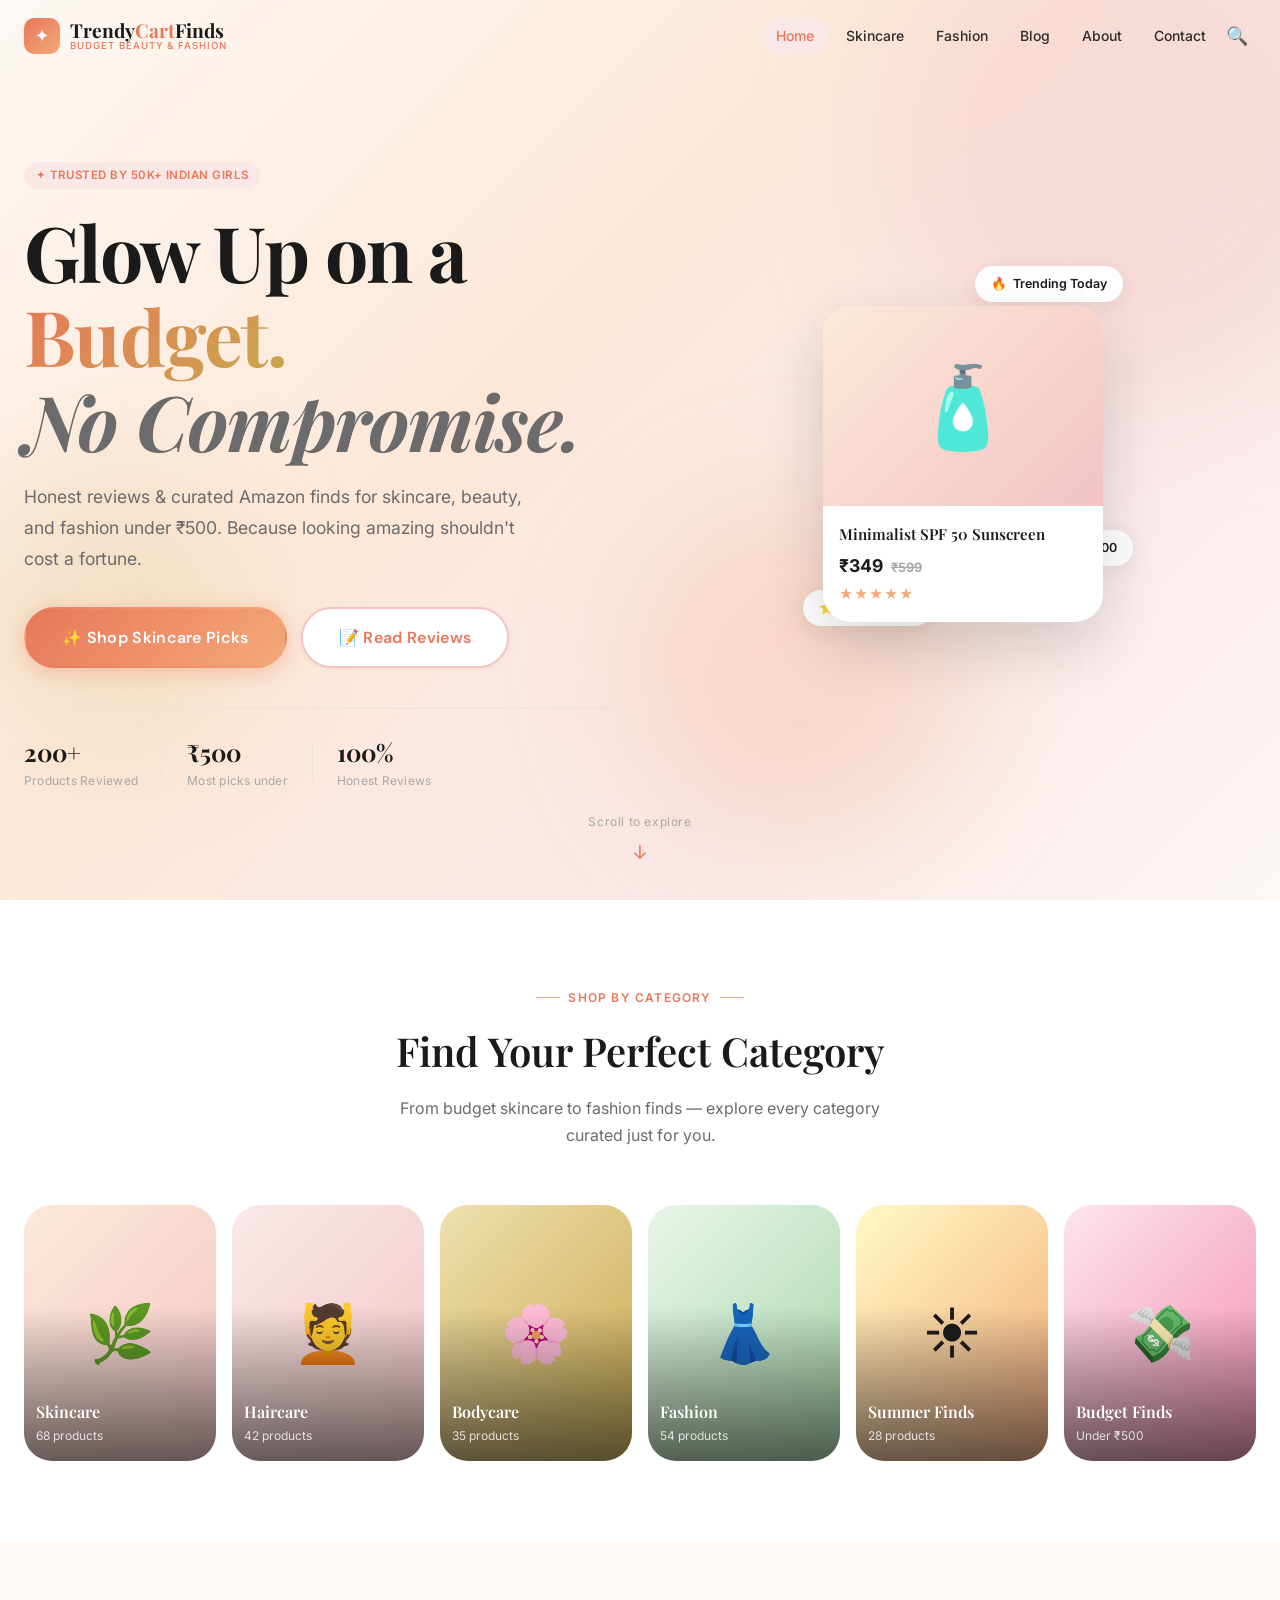
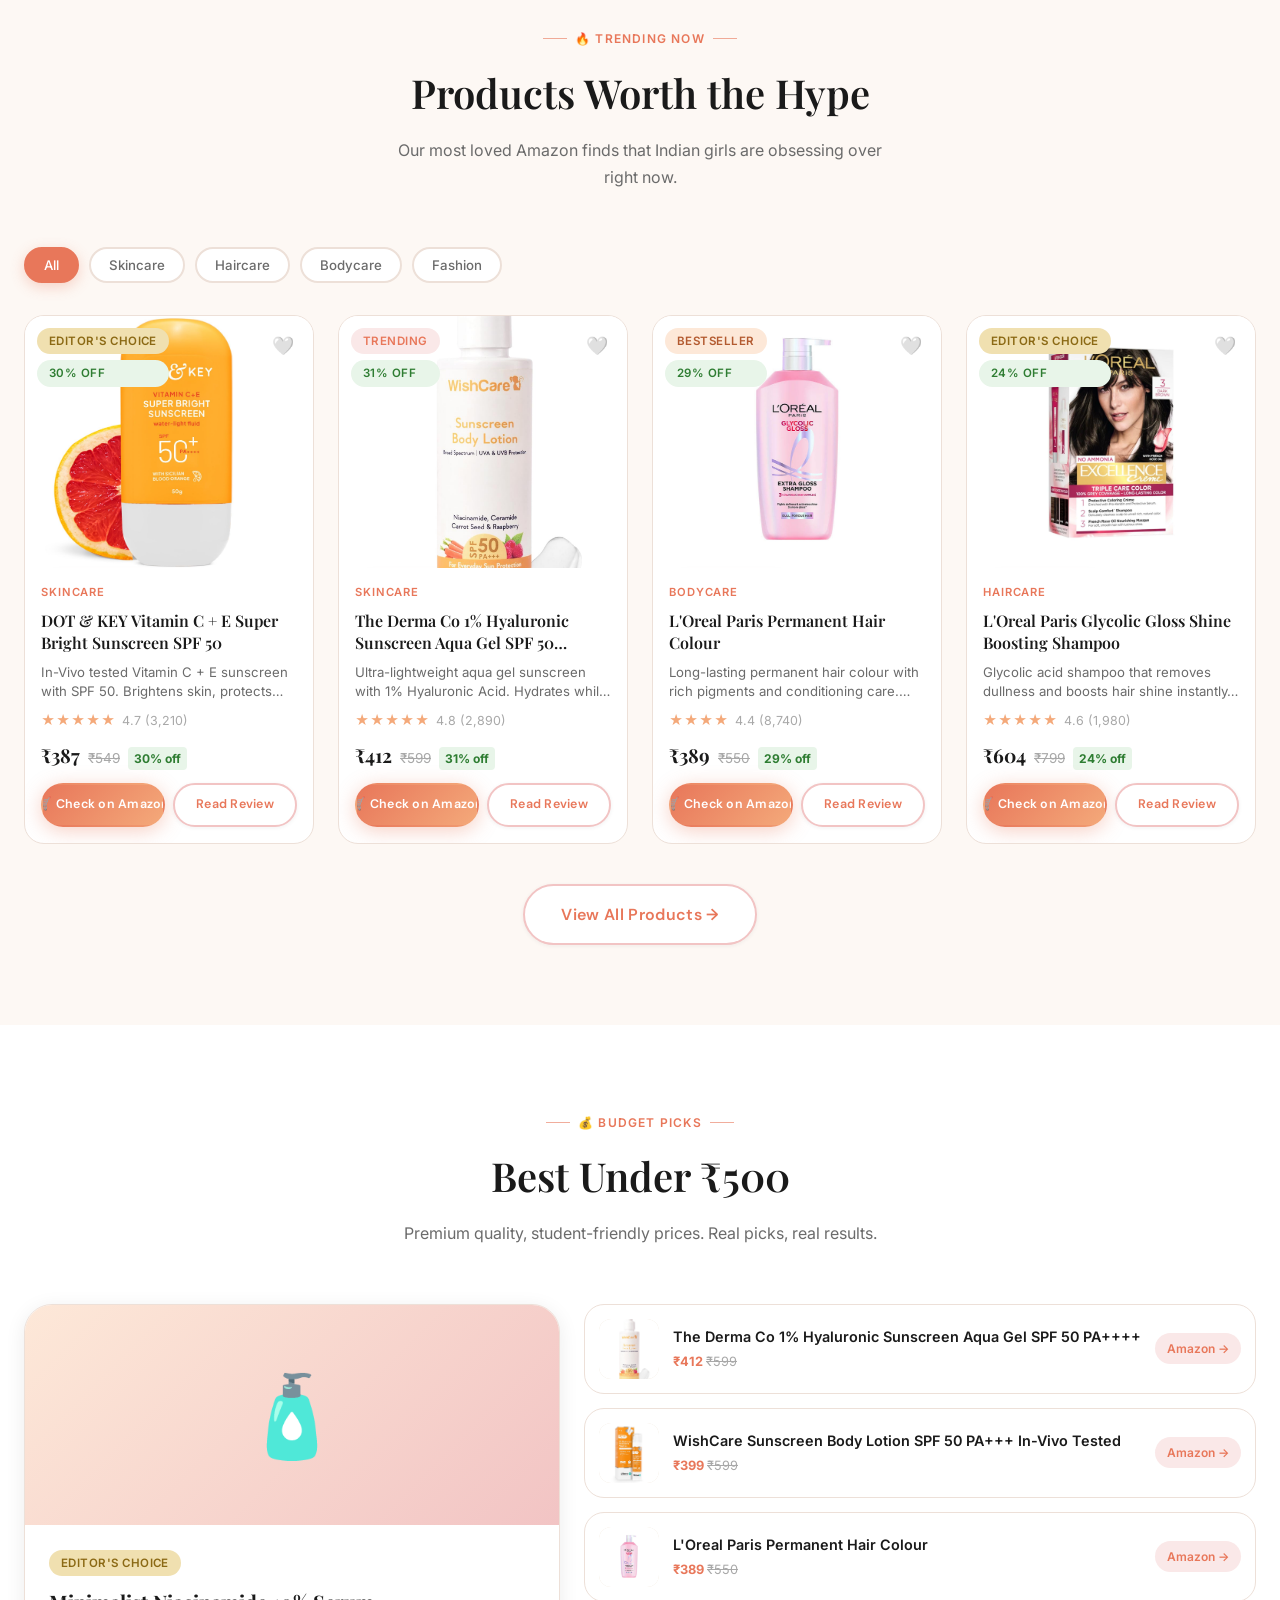
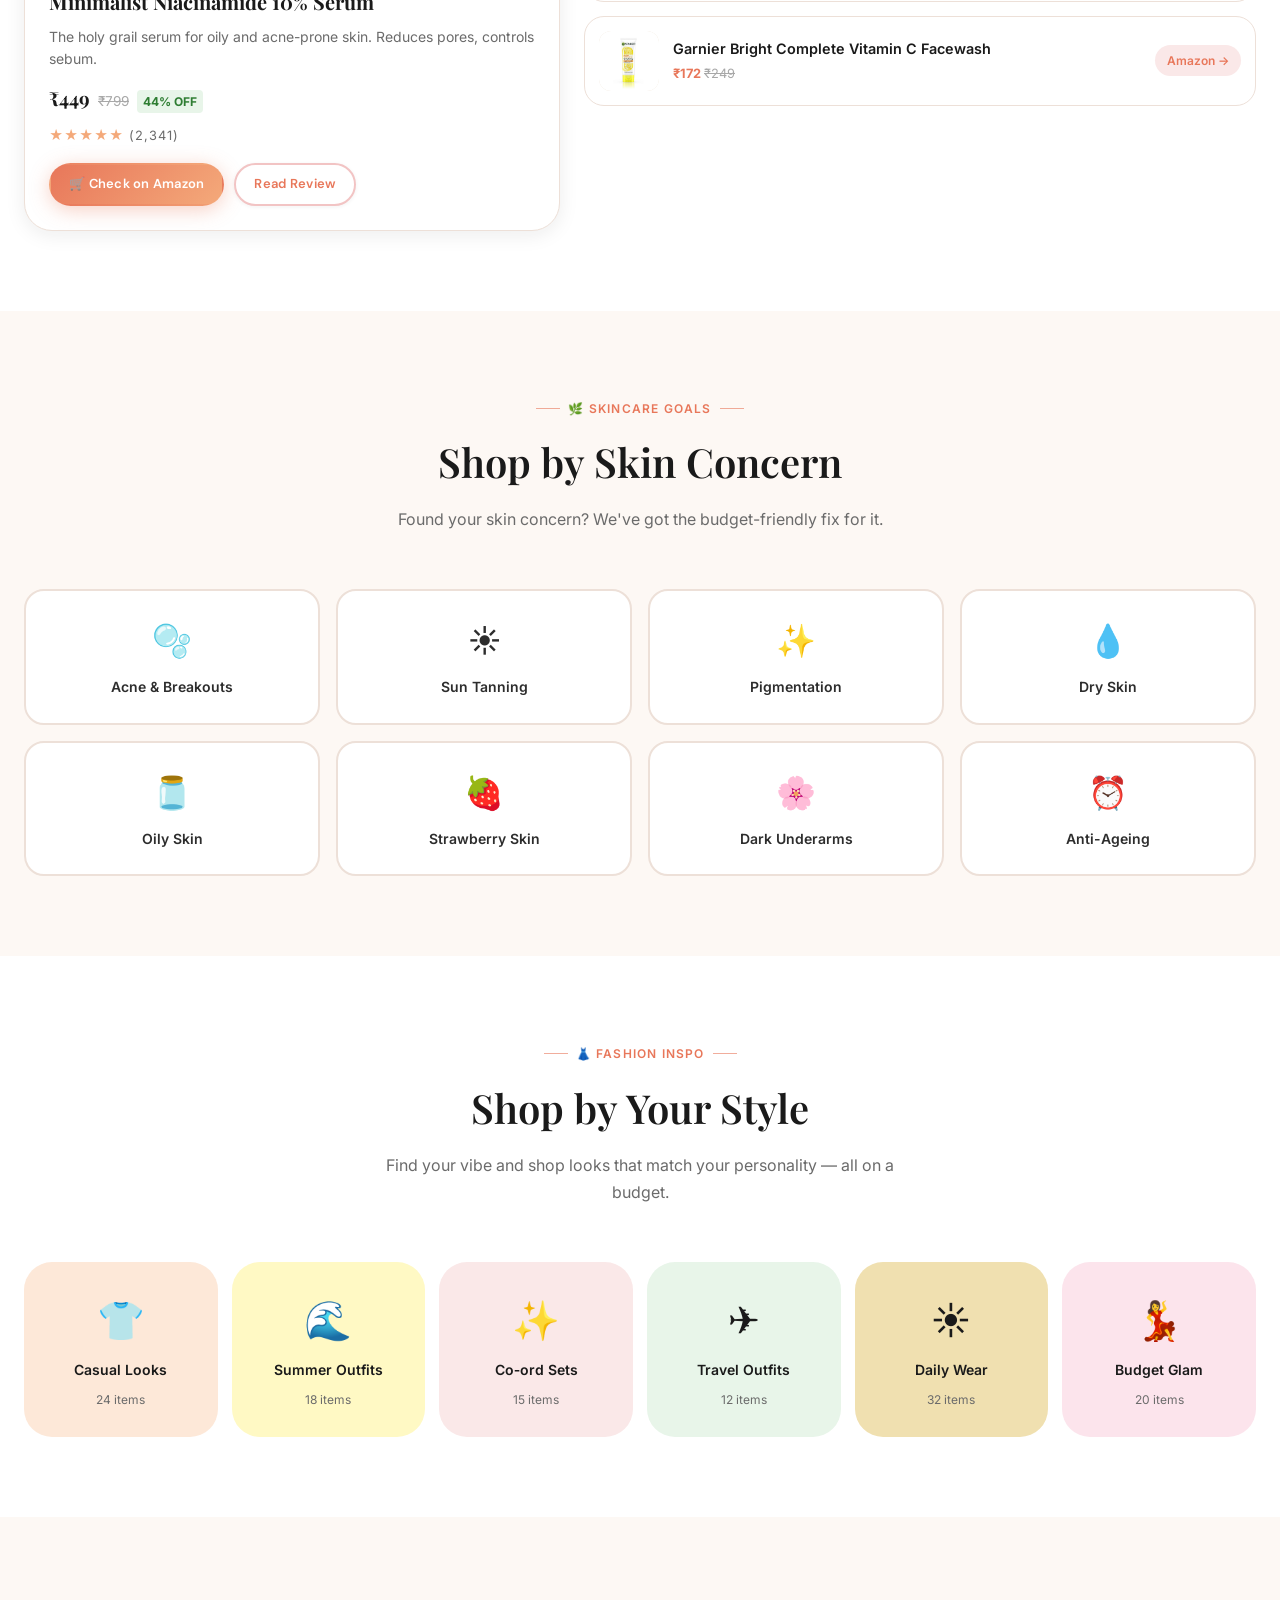
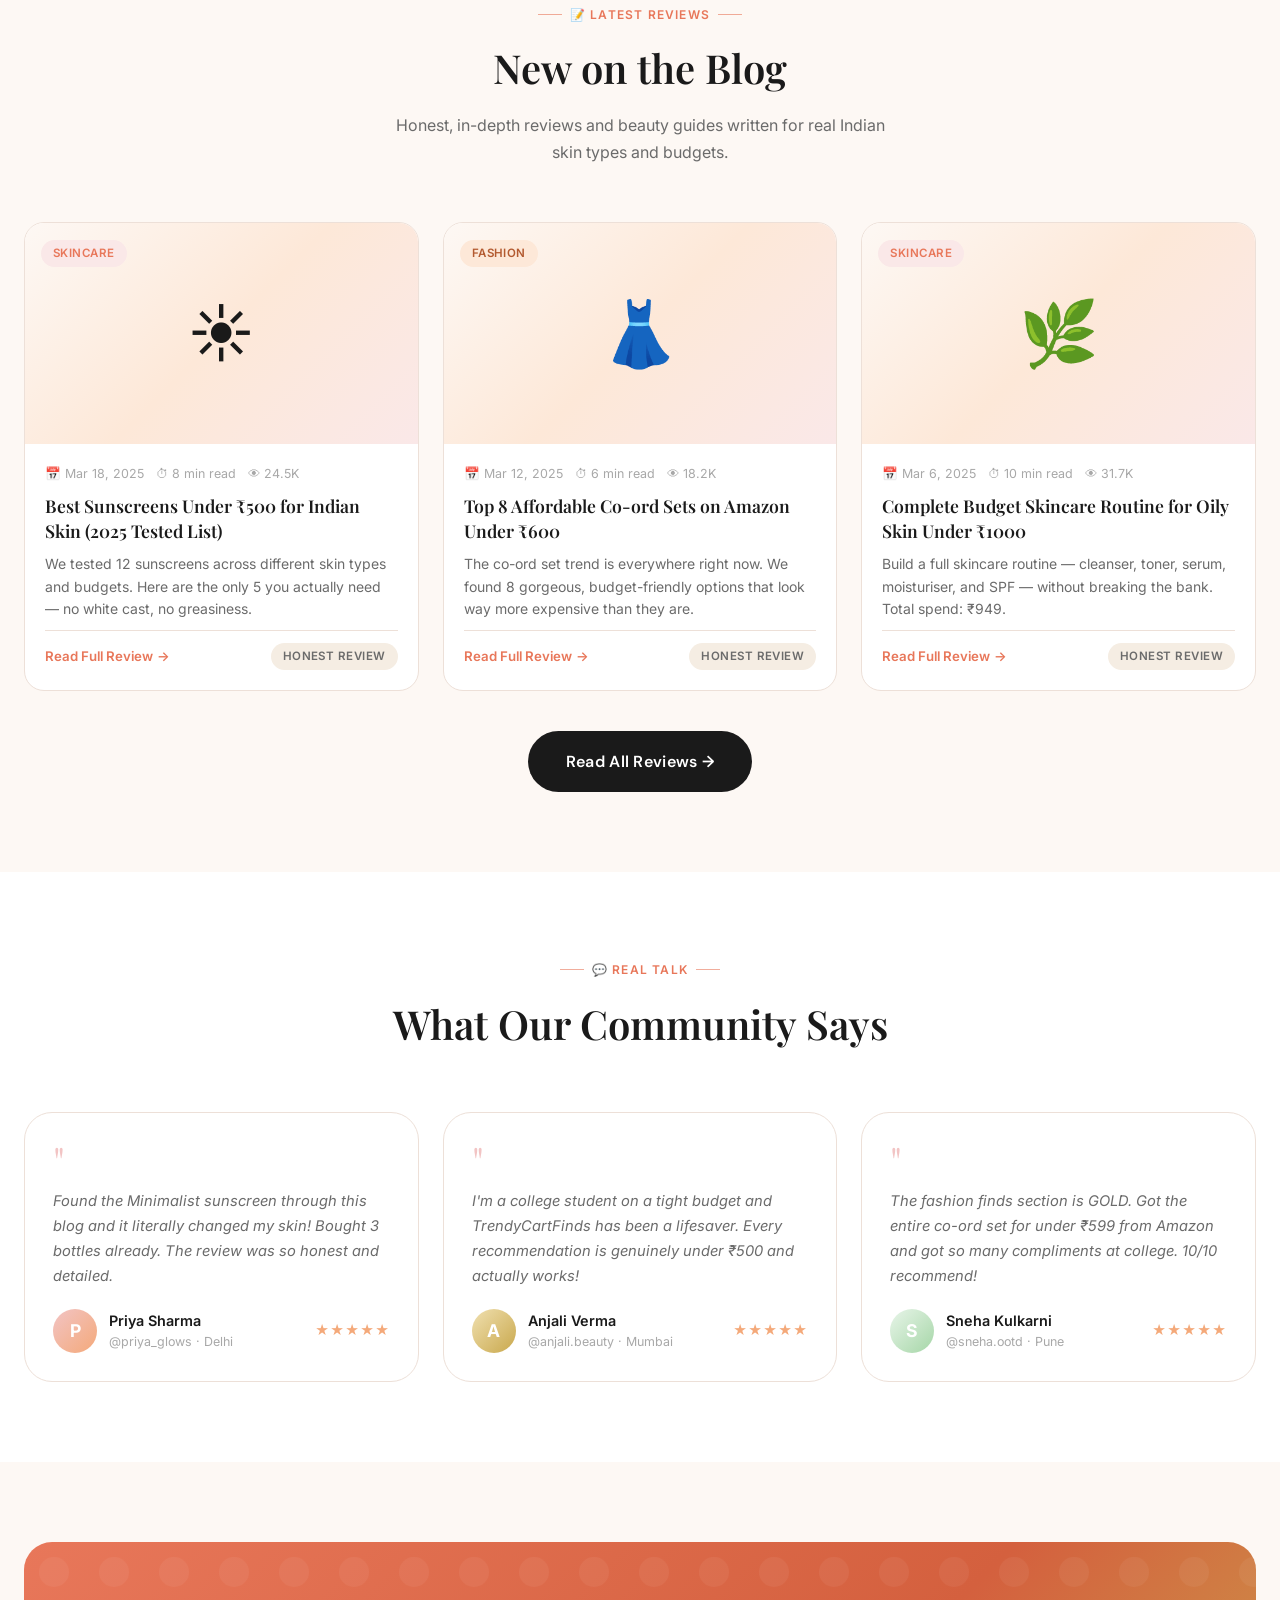
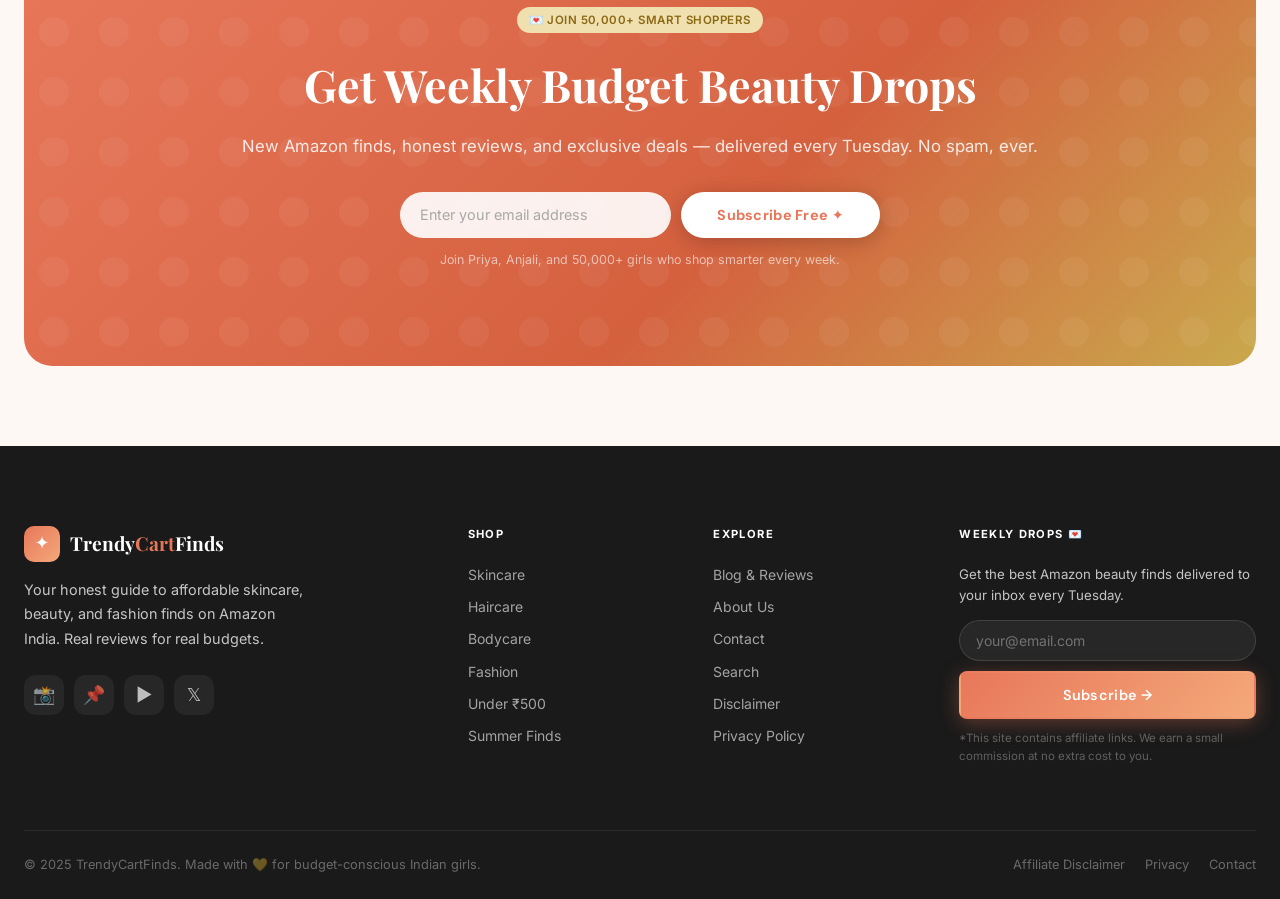
<file: index.html>
<!DOCTYPE html>
<html lang="en">
<head>
<meta charset="UTF-8"/>
<meta name="viewport" content="width=device-width,initial-scale=1"/>
<title>TrendyCartFinds – Affordable Skincare, Beauty & Fashion for Indian Girls</title>
<meta name="description" content="Discover the best budget skincare, beauty, and fashion finds for Indian women. Honest reviews, Amazon picks, and affordable recommendations under ₹500."/>
<meta property="og:title" content="TrendyCartFinds – Affordable Skincare & Fashion Finds"/>
<meta property="og:description" content="Your go-to guide for budget beauty and fashion on Amazon India."/>
<meta property="og:type" content="website"/>
<link rel="stylesheet" href="styles.css"/>
<link rel="stylesheet" href="home.css"/>
</head>
<body>

<!-- NAVBAR -->
<nav class="navbar transparent" id="navbar">
  <div class="navbar__inner">
    <a href="index.html" class="navbar__logo">
      <div class="navbar__logo-mark">✦</div>
      <div class="navbar__logo-text">Trendy<span>Cart</span>Finds<span class="navbar__logo-sub">Budget Beauty & Fashion</span></div>
    </a>
    <nav class="navbar__nav">
      <a href="index.html" class="active">Home</a>
      <a href="category-skincare.html">Skincare</a>
      <a href="category-fashion.html">Fashion</a>
      <a href="blog.html">Blog</a>
      <a href="about.html">About</a>
      <a href="contact.html">Contact</a>
    </nav>
    <div class="navbar__actions">
      <div class="navbar__search" id="navSearch">
        <input type="text" class="navbar__search-input" placeholder="Search products, blogs…" id="navSearchInput" onkeydown="handleNavSearch(event)"/>
        <button class="navbar__search-btn" onclick="toggleSearch()" aria-label="Search">🔍</button>
      </div>
      <button class="navbar__hamburger" id="hamburger" onclick="toggleMobileMenu()" aria-label="Menu">
        <span></span><span></span><span></span>
      </button>
    </div>
  </div>
</nav>

<!-- MOBILE MENU -->
<div class="mobile-menu" id="mobileMenu">
  <input type="text" class="mobile-menu__search" placeholder="Search products, blogs…" onkeydown="handleNavSearch(event)"/>
  <a href="index.html">🏠 Home</a>
  <a href="category-skincare.html">✨ Skincare</a>
  <a href="category-haircare.html">💆 Haircare</a>
  <a href="category-bodycare.html">🌸 Bodycare</a>
  <a href="category-fashion.html">👗 Fashion</a>
  <a href="blog.html">📝 Blog</a>
  <a href="about.html">💛 About</a>
  <a href="contact.html">📩 Contact</a>
</div>

<!-- HERO -->
<section class="hero" id="home">
  <div class="hero__bg"></div>
  <div class="hero__blobs">
    <div class="hero__blob hero__blob--1"></div>
    <div class="hero__blob hero__blob--2"></div>
    <div class="hero__blob hero__blob--3"></div>
  </div>
  <div class="container hero__inner">
    <div class="hero__content" data-aos="fade-right">
      <div class="hero__eyebrow">
        <span class="badge badge-pink">✦ Trusted by 50K+ Indian Girls</span>
      </div>
      <h1 class="hero__title">
        Glow Up on a
        <span class="hero__title-accent"> Budget.</span>
        <br/>
        <em>No Compromise.</em>
      </h1>
      <p class="hero__subtitle">
        Honest reviews & curated Amazon finds for skincare, beauty, and fashion under ₹500. Because looking amazing shouldn't cost a fortune.
      </p>
      <div class="hero__actions">
        <a href="category-skincare.html" class="btn btn-primary btn-lg pulse-anim">
          ✨ Shop Skincare Picks
        </a>
        <a href="blog.html" class="btn btn-secondary btn-lg">
          📝 Read Reviews
        </a>
      </div>
      <div class="hero__stats">
        <div class="hero__stat">
          <span class="hero__stat-num">200+</span>
          <span class="hero__stat-label">Products Reviewed</span>
        </div>
        <div class="hero__stat-divider"></div>
        <div class="hero__stat">
          <span class="hero__stat-num">₹500</span>
          <span class="hero__stat-label">Most picks under</span>
        </div>
        <div class="hero__stat-divider"></div>
        <div class="hero__stat">
          <span class="hero__stat-num">100%</span>
          <span class="hero__stat-label">Honest Reviews</span>
        </div>
      </div>
    </div>
    <div class="hero__visual" data-aos="fade-left">
      <div class="hero__card-stack">
        <div class="hero__product-card float-anim">
          <div class="hero__product-img" style="background:linear-gradient(135deg,#FDE8D8,#F2C4C4)">🧴</div>
          <div class="hero__product-info">
            <div class="hero__product-name">Minimalist SPF 50 Sunscreen</div>
            <div class="hero__product-price">₹349 <span>₹599</span></div>
            <div class="stars">★★★★★</div>
          </div>
        </div>
        <div class="hero__floating-badge hero__floating-badge--1">
          <span>🔥</span> Trending Today
        </div>
        <div class="hero__floating-badge hero__floating-badge--2">
          <span>💰</span> Under ₹500
        </div>
        <div class="hero__floating-badge hero__floating-badge--3">
          <span>⭐</span> Editor's Pick
        </div>
      </div>
    </div>
  </div>
  <div class="hero__scroll-hint">
    <span>Scroll to explore</span>
    <div class="hero__scroll-arrow">↓</div>
  </div>
</section>

<!-- CATEGORIES -->
<section class="section categories-section">
  <div class="container">
    <div class="section-header" data-aos="fade-up">
      <div class="eyebrow">Shop by Category</div>
      <h2>Find Your Perfect Category</h2>
      <p>From budget skincare to fashion finds — explore every category curated just for you.</p>
    </div>
    <div class="categories-grid" data-aos="fade-up">
      <a href="category-skincare.html" class="category-card cat-skincare">
        <div class="category-card__inner">
          <div class="cat-icon-bg" style="background:linear-gradient(135deg,#FDE8D8,#F2C4C4)">🌿</div>
          <div class="category-card__overlay"></div>
        </div>
        <div class="category-card__content">
          <div class="category-card__name">Skincare</div>
          <div class="category-card__count">68 products</div>
        </div>
        <div class="category-card__arrow">→</div>
      </a>
      <a href="category-haircare.html" class="category-card cat-haircare">
        <div class="category-card__inner">
          <div class="cat-icon-bg" style="background:linear-gradient(135deg,#FAE8E8,#F2C4C4)">💆</div>
          <div class="category-card__overlay"></div>
        </div>
        <div class="category-card__content">
          <div class="category-card__name">Haircare</div>
          <div class="category-card__count">42 products</div>
        </div>
        <div class="category-card__arrow">→</div>
      </a>
      <a href="category-bodycare.html" class="category-card cat-bodycare">
        <div class="category-card__inner">
          <div class="cat-icon-bg" style="background:linear-gradient(135deg,#F0E0B0,#C9A84C)">🌸</div>
          <div class="category-card__overlay"></div>
        </div>
        <div class="category-card__content">
          <div class="category-card__name">Bodycare</div>
          <div class="category-card__count">35 products</div>
        </div>
        <div class="category-card__arrow">→</div>
      </a>
      <a href="category-fashion.html" class="category-card cat-fashion">
        <div class="category-card__inner">
          <div class="cat-icon-bg" style="background:linear-gradient(135deg,#E8F5E9,#A5D6A7)">👗</div>
          <div class="category-card__overlay"></div>
        </div>
        <div class="category-card__content">
          <div class="category-card__name">Fashion</div>
          <div class="category-card__count">54 products</div>
        </div>
        <div class="category-card__arrow">→</div>
      </a>
      <a href="category-skincare.html?filter=summer" class="category-card cat-summer">
        <div class="category-card__inner">
          <div class="cat-icon-bg" style="background:linear-gradient(135deg,#FFF9C4,#F4A97A)">☀️</div>
          <div class="category-card__overlay"></div>
        </div>
        <div class="category-card__content">
          <div class="category-card__name">Summer Finds</div>
          <div class="category-card__count">28 products</div>
        </div>
        <div class="category-card__arrow">→</div>
      </a>
      <a href="category-skincare.html?filter=budget" class="category-card cat-budget">
        <div class="category-card__inner">
          <div class="cat-icon-bg" style="background:linear-gradient(135deg,#FCE4EC,#F48FB1)">💸</div>
          <div class="category-card__overlay"></div>
        </div>
        <div class="category-card__content">
          <div class="category-card__name">Budget Finds</div>
          <div class="category-card__count">Under ₹500</div>
        </div>
        <div class="category-card__arrow">→</div>
      </a>
    </div>
  </div>
</section>

<!-- TRENDING NOW -->
<section class="section trending-section" style="background:var(--clr-cream)">
  <div class="container">
    <div class="section-header" data-aos="fade-up">
      <div class="eyebrow">🔥 Trending Now</div>
      <h2>Products Worth the Hype</h2>
      <p>Our most loved Amazon finds that Indian girls are obsessing over right now.</p>
    </div>
    <div class="filter-bar" data-aos="fade-up">
      <button class="filter-chip active" onclick="filterProducts('all',this)">All</button>
      <button class="filter-chip" onclick="filterProducts('skincare',this)">Skincare</button>
      <button class="filter-chip" onclick="filterProducts('haircare',this)">Haircare</button>
      <button class="filter-chip" onclick="filterProducts('bodycare',this)">Bodycare</button>
      <button class="filter-chip" onclick="filterProducts('fashion',this)">Fashion</button>
    </div>
    <div class="grid-4" id="trendingGrid" data-aos="fade-up">
      <!-- Products injected by JS -->
    </div>
    <div class="text-center" style="margin-top:40px">
      <a href="category-skincare.html" class="btn btn-secondary btn-lg">View All Products →</a>
    </div>
  </div>
</section>

<!-- BEST UNDER 500 -->
<section class="section under500-section">
  <div class="container">
    <div class="section-header" data-aos="fade-up">
      <div class="eyebrow">💰 Budget Picks</div>
      <h2>Best Under ₹500</h2>
      <p>Premium quality, student-friendly prices. Real picks, real results.</p>
    </div>
    <div class="under500-grid" data-aos="fade-up">
      <div class="under500-featured">
        <div class="under500-card under500-card--big">
          <div class="under500-card__bg" style="background:linear-gradient(135deg,#FDE8D8,#F2C4C4)">
            <div class="under500-card__emoji">🧴</div>
          </div>
          <div class="under500-card__content">
            <span class="badge badge-gold">Editor's Choice</span>
            <h3>Minimalist Niacinamide 10% Serum</h3>
            <p>The holy grail serum for oily and acne-prone skin. Reduces pores, controls sebum.</p>
            <div class="product-card__price" style="margin:12px 0">
              <span class="price-current">₹449</span>
              <span class="price-original">₹799</span>
              <span class="price-discount">44% OFF</span>
            </div>
            <div class="stars" style="margin-bottom:16px">★★★★★ <span style="font-size:0.8rem;color:var(--clr-gray)">(2,341)</span></div>
            <div style="display:flex;gap:10px;flex-wrap:wrap">
              <a href="https://www.amazon.in/s?k=minimalist+niacinamide+serum" target="_blank" class="btn btn-primary btn-sm">🛒 Check on Amazon</a>
              <a href="product.html?id=1" class="btn btn-secondary btn-sm">Read Review</a>
            </div>
          </div>
        </div>
      </div>
      <div class="under500-list" id="under500List">
        <!-- Injected by JS -->
      </div>
    </div>
  </div>
</section>

<!-- SHOP BY CONCERN -->
<section class="section concern-section" style="background:var(--clr-cream)">
  <div class="container">
    <div class="section-header" data-aos="fade-up">
      <div class="eyebrow">🌿 Skincare Goals</div>
      <h2>Shop by Skin Concern</h2>
      <p>Found your skin concern? We've got the budget-friendly fix for it.</p>
    </div>
    <div class="concern-grid" data-aos="fade-up">
      <a href="category-skincare.html?concern=acne" class="concern-chip">
        <span class="concern-chip__icon">🫧</span>
        <span>Acne & Breakouts</span>
      </a>
      <a href="category-skincare.html?concern=tanning" class="concern-chip">
        <span class="concern-chip__icon">☀️</span>
        <span>Sun Tanning</span>
      </a>
      <a href="category-skincare.html?concern=pigmentation" class="concern-chip">
        <span class="concern-chip__icon">✨</span>
        <span>Pigmentation</span>
      </a>
      <a href="category-skincare.html?concern=dry" class="concern-chip">
        <span class="concern-chip__icon">💧</span>
        <span>Dry Skin</span>
      </a>
      <a href="category-skincare.html?concern=oily" class="concern-chip">
        <span class="concern-chip__icon">🫙</span>
        <span>Oily Skin</span>
      </a>
      <a href="category-skincare.html?concern=strawberry" class="concern-chip">
        <span class="concern-chip__icon">🍓</span>
        <span>Strawberry Skin</span>
      </a>
      <a href="category-skincare.html?concern=underarms" class="concern-chip">
        <span class="concern-chip__icon">🌸</span>
        <span>Dark Underarms</span>
      </a>
      <a href="category-skincare.html?concern=antiaging" class="concern-chip">
        <span class="concern-chip__icon">⏰</span>
        <span>Anti-Ageing</span>
      </a>
    </div>
  </div>
</section>

<!-- SHOP BY STYLE -->
<section class="section style-section">
  <div class="container">
    <div class="section-header" data-aos="fade-up">
      <div class="eyebrow">👗 Fashion Inspo</div>
      <h2>Shop by Your Style</h2>
      <p>Find your vibe and shop looks that match your personality — all on a budget.</p>
    </div>
    <div class="style-grid" data-aos="fade-up">
      <a href="category-fashion.html?style=casual" class="style-card" style="--style-color:#FDE8D8">
        <div class="style-card__icon">👕</div>
        <div class="style-card__name">Casual Looks</div>
        <div class="style-card__count">24 items</div>
      </a>
      <a href="category-fashion.html?style=summer" class="style-card" style="--style-color:#FFF9C4">
        <div class="style-card__icon">🌊</div>
        <div class="style-card__name">Summer Outfits</div>
        <div class="style-card__count">18 items</div>
      </a>
      <a href="category-fashion.html?style=coord" class="style-card" style="--style-color:#FAE8E8">
        <div class="style-card__icon">✨</div>
        <div class="style-card__name">Co‑ord Sets</div>
        <div class="style-card__count">15 items</div>
      </a>
      <a href="category-fashion.html?style=travel" class="style-card" style="--style-color:#E8F5E9">
        <div class="style-card__icon">✈️</div>
        <div class="style-card__name">Travel Outfits</div>
        <div class="style-card__count">12 items</div>
      </a>
      <a href="category-fashion.html?style=daily" class="style-card" style="--style-color:#F0E0B0">
        <div class="style-card__icon">☀️</div>
        <div class="style-card__name">Daily Wear</div>
        <div class="style-card__count">32 items</div>
      </a>
      <a href="category-fashion.html?style=glam" class="style-card" style="--style-color:#FCE4EC">
        <div class="style-card__icon">💃</div>
        <div class="style-card__name">Budget Glam</div>
        <div class="style-card__count">20 items</div>
      </a>
    </div>
  </div>
</section>

<!-- BLOG -->
<section class="section blog-section" style="background:var(--clr-cream)">
  <div class="container">
    <div class="section-header" data-aos="fade-up">
      <div class="eyebrow">📝 Latest Reviews</div>
      <h2>New on the Blog</h2>
      <p>Honest, in-depth reviews and beauty guides written for real Indian skin types and budgets.</p>
    </div>
    <div class="grid-3" id="blogGrid" data-aos="fade-up">
      <!-- Injected by JS -->
    </div>
    <div class="text-center" style="margin-top:40px">
      <a href="blog.html" class="btn btn-dark btn-lg">Read All Reviews →</a>
    </div>
  </div>
</section>

<!-- TESTIMONIALS -->
<section class="section testimonials-section">
  <div class="container">
    <div class="section-header" data-aos="fade-up">
      <div class="eyebrow">💬 Real Talk</div>
      <h2>What Our Community Says</h2>
    </div>
    <div class="grid-3" data-aos="fade-up">
      <div class="testimonial-card">
        <div class="testimonial-card__quote">"</div>
        <p class="testimonial-card__text">Found the Minimalist sunscreen through this blog and it literally changed my skin! Bought 3 bottles already. The review was so honest and detailed.</p>
        <div class="testimonial-card__author">
          <div class="testimonial-card__avatar" style="background:linear-gradient(135deg,#F2C4C4,#F4A97A)">P</div>
          <div>
            <div class="testimonial-card__name">Priya Sharma</div>
            <div class="testimonial-card__handle">@priya_glows · Delhi</div>
          </div>
          <div class="stars" style="margin-left:auto">★★★★★</div>
        </div>
      </div>
      <div class="testimonial-card">
        <div class="testimonial-card__quote">"</div>
        <p class="testimonial-card__text">I'm a college student on a tight budget and TrendyCartFinds has been a lifesaver. Every recommendation is genuinely under ₹500 and actually works!</p>
        <div class="testimonial-card__author">
          <div class="testimonial-card__avatar" style="background:linear-gradient(135deg,#F0E0B0,#C9A84C)">A</div>
          <div>
            <div class="testimonial-card__name">Anjali Verma</div>
            <div class="testimonial-card__handle">@anjali.beauty · Mumbai</div>
          </div>
          <div class="stars" style="margin-left:auto">★★★★★</div>
        </div>
      </div>
      <div class="testimonial-card">
        <div class="testimonial-card__quote">"</div>
        <p class="testimonial-card__text">The fashion finds section is GOLD. Got the entire co-ord set for under ₹599 from Amazon and got so many compliments at college. 10/10 recommend!</p>
        <div class="testimonial-card__author">
          <div class="testimonial-card__avatar" style="background:linear-gradient(135deg,#E8F5E9,#A5D6A7)">S</div>
          <div>
            <div class="testimonial-card__name">Sneha Kulkarni</div>
            <div class="testimonial-card__handle">@sneha.ootd · Pune</div>
          </div>
          <div class="stars" style="margin-left:auto">★★★★★</div>
        </div>
      </div>
    </div>
  </div>
</section>

<!-- NEWSLETTER CTA -->
<section class="section newsletter-section">
  <div class="container">
    <div class="cta-banner" data-aos="zoom-in">
      <div class="cta-banner__content">
        <div class="badge badge-gold" style="margin-bottom:16px;display:inline-flex">💌 Join 50,000+ Smart Shoppers</div>
        <h2>Get Weekly Budget Beauty Drops</h2>
        <p>New Amazon finds, honest reviews, and exclusive deals — delivered every Tuesday. No spam, ever.</p>
        <form class="newsletter-form" id="newsletterForm" onsubmit="handleNewsletter(event)">
          <div class="newsletter-form__row">
            <input type="email" placeholder="Enter your email address" required class="newsletter-form__input" id="nlEmail"/>
            <button type="submit" class="btn btn-white">Subscribe Free ✦</button>
          </div>
          <div class="form-success" id="nlSuccess" style="margin-top:16px;background:rgba(255,255,255,0.15);border-color:rgba(255,255,255,0.3);color:white">
            ✓ You're in! Welcome to the TrendyCartFinds family 🎉
          </div>
        </form>
        <p style="font-size:0.78rem;margin-top:12px;opacity:0.7">Join Priya, Anjali, and 50,000+ girls who shop smarter every week.</p>
      </div>
    </div>
  </div>
</section>

<!-- FOOTER -->
<footer class="footer">
  <div class="container">
    <div class="footer__grid">
      <div class="footer__brand">
        <div class="footer__logo">
          <div class="footer__logo-mark">✦</div>
          <div class="footer__logo-text">Trendy<span>Cart</span>Finds</div>
        </div>
        <p class="footer__tagline">Your honest guide to affordable skincare, beauty, and fashion finds on Amazon India. Real reviews for real budgets.</p>
        <div class="footer__social">
          <a href="#" class="footer__social-link" title="Instagram">📸</a>
          <a href="#" class="footer__social-link" title="Pinterest">📌</a>
          <a href="#" class="footer__social-link" title="YouTube">▶️</a>
          <a href="#" class="footer__social-link" title="Twitter/X">𝕏</a>
        </div>
      </div>
      <div>
        <div class="footer__col-title">Shop</div>
        <ul class="footer__links">
          <li><a href="category-skincare.html">Skincare</a></li>
          <li><a href="category-haircare.html">Haircare</a></li>
          <li><a href="category-bodycare.html">Bodycare</a></li>
          <li><a href="category-fashion.html">Fashion</a></li>
          <li><a href="category-skincare.html?filter=budget">Under ₹500</a></li>
          <li><a href="category-skincare.html?filter=summer">Summer Finds</a></li>
        </ul>
      </div>
      <div>
        <div class="footer__col-title">Explore</div>
        <ul class="footer__links">
          <li><a href="blog.html">Blog & Reviews</a></li>
          <li><a href="about.html">About Us</a></li>
          <li><a href="contact.html">Contact</a></li>
          <li><a href="search.html">Search</a></li>
          <li><a href="disclaimer.html">Disclaimer</a></li>
          <li><a href="privacy.html">Privacy Policy</a></li>
        </ul>
      </div>
      <div>
        <div class="footer__col-title">Weekly Drops 💌</div>
        <p style="font-size:0.83rem;margin-bottom:14px;line-height:1.6">Get the best Amazon beauty finds delivered to your inbox every Tuesday.</p>
        <form class="footer__newsletter-form" onsubmit="handleFooterNewsletter(event)">
          <input type="email" class="footer__newsletter-input" placeholder="your@email.com" required id="footerEmail"/>
          <button type="submit" class="btn btn-primary" style="width:100%;border-radius:8px">Subscribe →</button>
          <div id="footerNlSuccess" style="display:none;color:#A5D6A7;font-size:0.82rem;margin-top:8px">✓ You're subscribed! Welcome aboard 🎉</div>
        </form>
        <p style="font-size:0.72rem;margin-top:10px;opacity:0.4">*This site contains affiliate links. We earn a small commission at no extra cost to you.</p>
      </div>
    </div>
    <div class="footer__bottom">
      <p class="footer__copyright">© 2025 TrendyCartFinds. Made with 💛 for budget-conscious Indian girls.</p>
      <div class="footer__links-bottom">
        <a href="disclaimer.html">Affiliate Disclaimer</a>
        <a href="privacy.html">Privacy</a>
        <a href="contact.html">Contact</a>
      </div>
    </div>
  </div>
</footer>

<div class="toast" id="toast"></div>

<script src="data.js"></script>
<script src="app.js"></script>
<script src="home.js"></script>
</body>
</html>
</file>
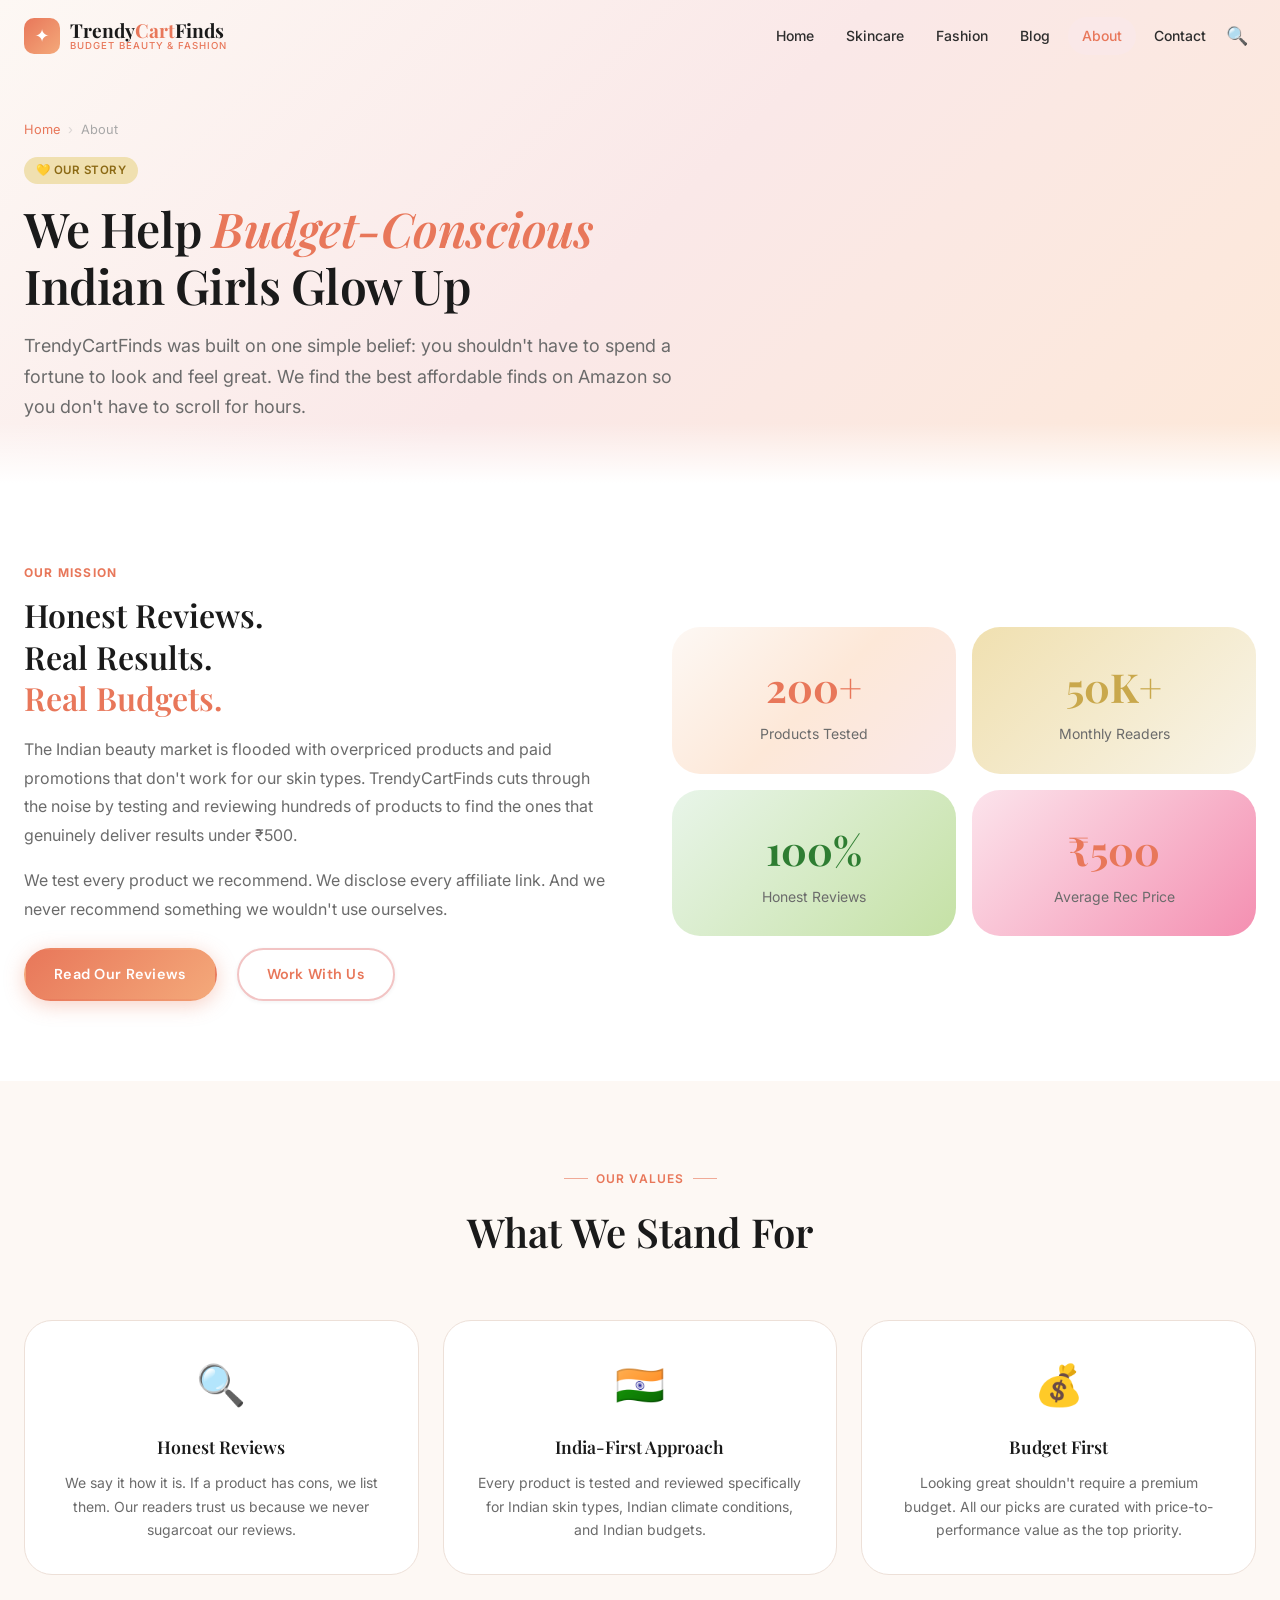
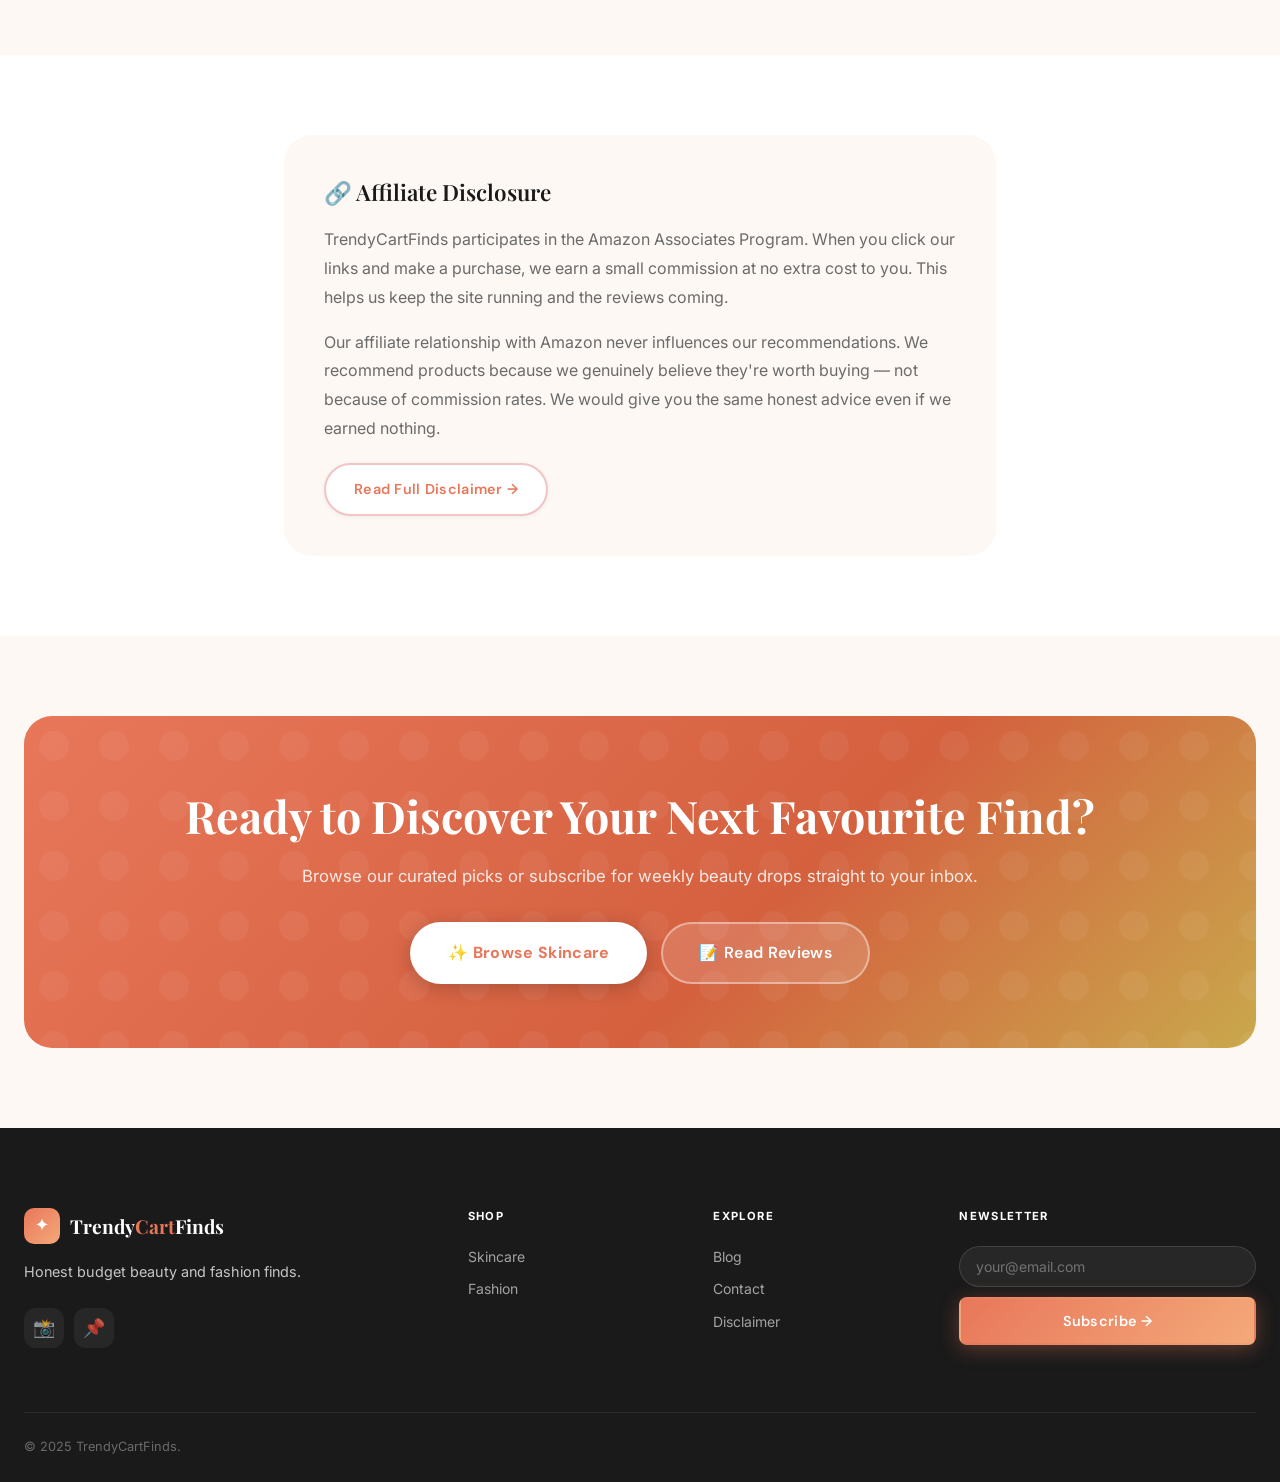
<file: about.html>
<!DOCTYPE html>
<html lang="en">
<head>
<meta charset="UTF-8"/>
<meta name="viewport" content="width=device-width,initial-scale=1"/>
<title>About TrendyCartFinds – Honest Reviews for Indian Girls</title>
<meta name="description" content="TrendyCartFinds helps Indian women discover affordable beauty, skincare and fashion finds on Amazon. Honest reviews, real budgets."/>
<link rel="stylesheet" href="styles.css"/>
</head>
<body>
<nav class="navbar scrolled" id="navbar">
  <div class="navbar__inner">
    <a href="index.html" class="navbar__logo"><div class="navbar__logo-mark">✦</div><div class="navbar__logo-text">Trendy<span>Cart</span>Finds<span class="navbar__logo-sub">Budget Beauty & Fashion</span></div></a>
    <nav class="navbar__nav">
      <a href="index.html">Home</a><a href="category-skincare.html">Skincare</a><a href="category-fashion.html">Fashion</a><a href="blog.html">Blog</a><a href="about.html" class="active">About</a><a href="contact.html">Contact</a>
    </nav>
    <div class="navbar__actions">
      <div class="navbar__search" id="navSearch"><input type="text" class="navbar__search-input" placeholder="Search…" id="navSearchInput" onkeydown="handleNavSearch(event)"/><button class="navbar__search-btn" onclick="toggleSearch()">🔍</button></div>
      <button class="navbar__hamburger" id="hamburger" onclick="toggleMobileMenu()"><span></span><span></span><span></span></button>
    </div>
  </div>
</nav>
<div class="mobile-menu" id="mobileMenu">
  <input type="text" class="mobile-menu__search" placeholder="Search…" onkeydown="handleNavSearch(event)"/>
  <a href="index.html">🏠 Home</a><a href="category-skincare.html">✨ Skincare</a><a href="blog.html">📝 Blog</a>
</div>

<!-- ABOUT HERO -->
<section class="page-hero" style="background:linear-gradient(135deg,#FDF8F4,#FAE8E8,#FDE8D8)">
  <div class="container">
    <div class="breadcrumb"><a href="index.html">Home</a><span class="breadcrumb-sep">›</span><span>About</span></div>
    <div style="max-width:680px">
      <span class="badge badge-gold" style="margin-bottom:16px;display:inline-flex">💛 Our Story</span>
      <h1 class="display-lg" style="margin-bottom:16px">We Help <em style="color:var(--clr-coral)">Budget-Conscious</em> Indian Girls Glow Up</h1>
      <p class="body-lg" style="color:var(--clr-gray)">TrendyCartFinds was built on one simple belief: you shouldn't have to spend a fortune to look and feel great. We find the best affordable finds on Amazon so you don't have to scroll for hours.</p>
    </div>
  </div>
</section>

<!-- MISSION -->
<section class="section">
  <div class="container">
    <div style="display:grid;grid-template-columns:1fr 1fr;gap:64px;align-items:center" data-aos="fade-up">
      <div>
        <div class="eyebrow" style="display:block;font-size:0.75rem;font-weight:700;letter-spacing:0.1em;text-transform:uppercase;color:var(--clr-coral);margin-bottom:12px">Our Mission</div>
        <h2 class="display-md" style="margin-bottom:16px">Honest Reviews.<br/>Real Results.<br/><span style="color:var(--clr-coral)">Real Budgets.</span></h2>
        <p style="color:var(--clr-gray);line-height:1.8;margin-bottom:16px">The Indian beauty market is flooded with overpriced products and paid promotions that don't work for our skin types. TrendyCartFinds cuts through the noise by testing and reviewing hundreds of products to find the ones that genuinely deliver results under ₹500.</p>
        <p style="color:var(--clr-gray);line-height:1.8;margin-bottom:24px">We test every product we recommend. We disclose every affiliate link. And we never recommend something we wouldn't use ourselves.</p>
        <div style="display:flex;gap:20px;flex-wrap:wrap">
          <a href="blog.html" class="btn btn-primary">Read Our Reviews</a>
          <a href="contact.html" class="btn btn-secondary">Work With Us</a>
        </div>
      </div>
      <div style="display:grid;grid-template-columns:1fr 1fr;gap:16px">
        <div style="background:var(--gradient-hero);border-radius:var(--radius-xl);padding:28px;text-align:center">
          <div style="font-size:2.5rem;font-weight:700;font-family:var(--font-display);color:var(--clr-coral)">200+</div>
          <div style="font-size:0.875rem;color:var(--clr-gray);margin-top:4px">Products Tested</div>
        </div>
        <div style="background:linear-gradient(135deg,#F0E0B0,#C9A84C20);border-radius:var(--radius-xl);padding:28px;text-align:center">
          <div style="font-size:2.5rem;font-weight:700;font-family:var(--font-display);color:var(--clr-gold)">50K+</div>
          <div style="font-size:0.875rem;color:var(--clr-gray);margin-top:4px">Monthly Readers</div>
        </div>
        <div style="background:linear-gradient(135deg,#E8F5E9,#C5E1A5);border-radius:var(--radius-xl);padding:28px;text-align:center">
          <div style="font-size:2.5rem;font-weight:700;font-family:var(--font-display);color:#2E7D32">100%</div>
          <div style="font-size:0.875rem;color:var(--clr-gray);margin-top:4px">Honest Reviews</div>
        </div>
        <div style="background:linear-gradient(135deg,#FCE4EC,#F48FB1);border-radius:var(--radius-xl);padding:28px;text-align:center">
          <div style="font-size:2.5rem;font-weight:700;font-family:var(--font-display);color:var(--clr-coral)">₹500</div>
          <div style="font-size:0.875rem;color:var(--clr-gray);margin-top:4px">Average Rec Price</div>
        </div>
      </div>
    </div>
  </div>
</section>

<!-- VALUES -->
<section class="section" style="background:var(--clr-cream)">
  <div class="container">
    <div class="section-header" data-aos="fade-up">
      <div class="eyebrow">Our Values</div>
      <h2>What We Stand For</h2>
    </div>
    <div class="grid-3" data-aos="fade-up">
      <div style="background:white;border-radius:var(--radius-xl);padding:32px;border:1px solid var(--clr-border);text-align:center">
        <div style="font-size:2.5rem;margin-bottom:16px">🔍</div>
        <h3 style="font-family:var(--font-display);font-size:1.1rem;font-weight:600;margin-bottom:10px">Honest Reviews</h3>
        <p style="font-size:0.875rem;color:var(--clr-gray);line-height:1.7">We say it how it is. If a product has cons, we list them. Our readers trust us because we never sugarcoat our reviews.</p>
      </div>
      <div style="background:white;border-radius:var(--radius-xl);padding:32px;border:1px solid var(--clr-border);text-align:center">
        <div style="font-size:2.5rem;margin-bottom:16px">🇮🇳</div>
        <h3 style="font-family:var(--font-display);font-size:1.1rem;font-weight:600;margin-bottom:10px">India-First Approach</h3>
        <p style="font-size:0.875rem;color:var(--clr-gray);line-height:1.7">Every product is tested and reviewed specifically for Indian skin types, Indian climate conditions, and Indian budgets.</p>
      </div>
      <div style="background:white;border-radius:var(--radius-xl);padding:32px;border:1px solid var(--clr-border);text-align:center">
        <div style="font-size:2.5rem;margin-bottom:16px">💰</div>
        <h3 style="font-family:var(--font-display);font-size:1.1rem;font-weight:600;margin-bottom:10px">Budget First</h3>
        <p style="font-size:0.875rem;color:var(--clr-gray);line-height:1.7">Looking great shouldn't require a premium budget. All our picks are curated with price-to-performance value as the top priority.</p>
      </div>
    </div>
  </div>
</section>

<!-- AFFILIATE DISCLOSURE -->
<section class="section">
  <div class="container" style="max-width:760px">
    <div style="background:var(--clr-cream);border-radius:var(--radius-xl);padding:40px">
      <h2 style="font-family:var(--font-display);font-size:1.4rem;font-weight:600;margin-bottom:14px">🔗 Affiliate Disclosure</h2>
      <p style="color:var(--clr-gray);line-height:1.8;margin-bottom:16px">TrendyCartFinds participates in the Amazon Associates Program. When you click our links and make a purchase, we earn a small commission at no extra cost to you. This helps us keep the site running and the reviews coming.</p>
      <p style="color:var(--clr-gray);line-height:1.8;">Our affiliate relationship with Amazon never influences our recommendations. We recommend products because we genuinely believe they're worth buying — not because of commission rates. We would give you the same honest advice even if we earned nothing.</p>
      <a href="disclaimer.html" class="btn btn-secondary" style="margin-top:20px;display:inline-flex">Read Full Disclaimer →</a>
    </div>
  </div>
</section>

<!-- CTA -->
<section class="section" style="background:var(--clr-cream)">
  <div class="container">
    <div class="cta-banner">
      <div class="cta-banner__content">
        <h2>Ready to Discover Your Next Favourite Find?</h2>
        <p>Browse our curated picks or subscribe for weekly beauty drops straight to your inbox.</p>
        <div style="display:flex;gap:14px;justify-content:center;flex-wrap:wrap">
          <a href="category-skincare.html" class="btn btn-white btn-lg" style="background:white;color:var(--clr-coral);font-weight:700">✨ Browse Skincare</a>
          <a href="blog.html" class="btn btn-lg" style="background:rgba(255,255,255,0.15);color:white;border:2px solid rgba(255,255,255,0.4)">📝 Read Reviews</a>
        </div>
      </div>
    </div>
  </div>
</section>

<footer class="footer">
  <div class="container">
    <div class="footer__grid">
      <div class="footer__brand"><div class="footer__logo"><div class="footer__logo-mark">✦</div><div class="footer__logo-text">Trendy<span>Cart</span>Finds</div></div><p class="footer__tagline">Honest budget beauty and fashion finds.</p><div class="footer__social"><a href="#" class="footer__social-link">📸</a><a href="#" class="footer__social-link">📌</a></div></div>
      <div><div class="footer__col-title">Shop</div><ul class="footer__links"><li><a href="category-skincare.html">Skincare</a></li><li><a href="category-fashion.html">Fashion</a></li></ul></div>
      <div><div class="footer__col-title">Explore</div><ul class="footer__links"><li><a href="blog.html">Blog</a></li><li><a href="contact.html">Contact</a></li><li><a href="disclaimer.html">Disclaimer</a></li></ul></div>
      <div><div class="footer__col-title">Newsletter</div><form onsubmit="handleFooterNewsletter(event)" class="footer__newsletter-form"><input type="email" class="footer__newsletter-input" placeholder="your@email.com" required id="footerEmail"/><button type="submit" class="btn btn-primary" style="width:100%;border-radius:8px">Subscribe →</button><div id="footerNlSuccess" style="display:none;color:#A5D6A7;font-size:0.82rem;margin-top:8px">✓ Subscribed!</div></form></div>
    </div>
    <div class="footer__bottom"><p class="footer__copyright">© 2025 TrendyCartFinds.</p></div>
  </div>
</footer>
<div class="toast" id="toast"></div>
<script src="data.js"></script><script src="app.js"></script>
</body>
</html>
</file>
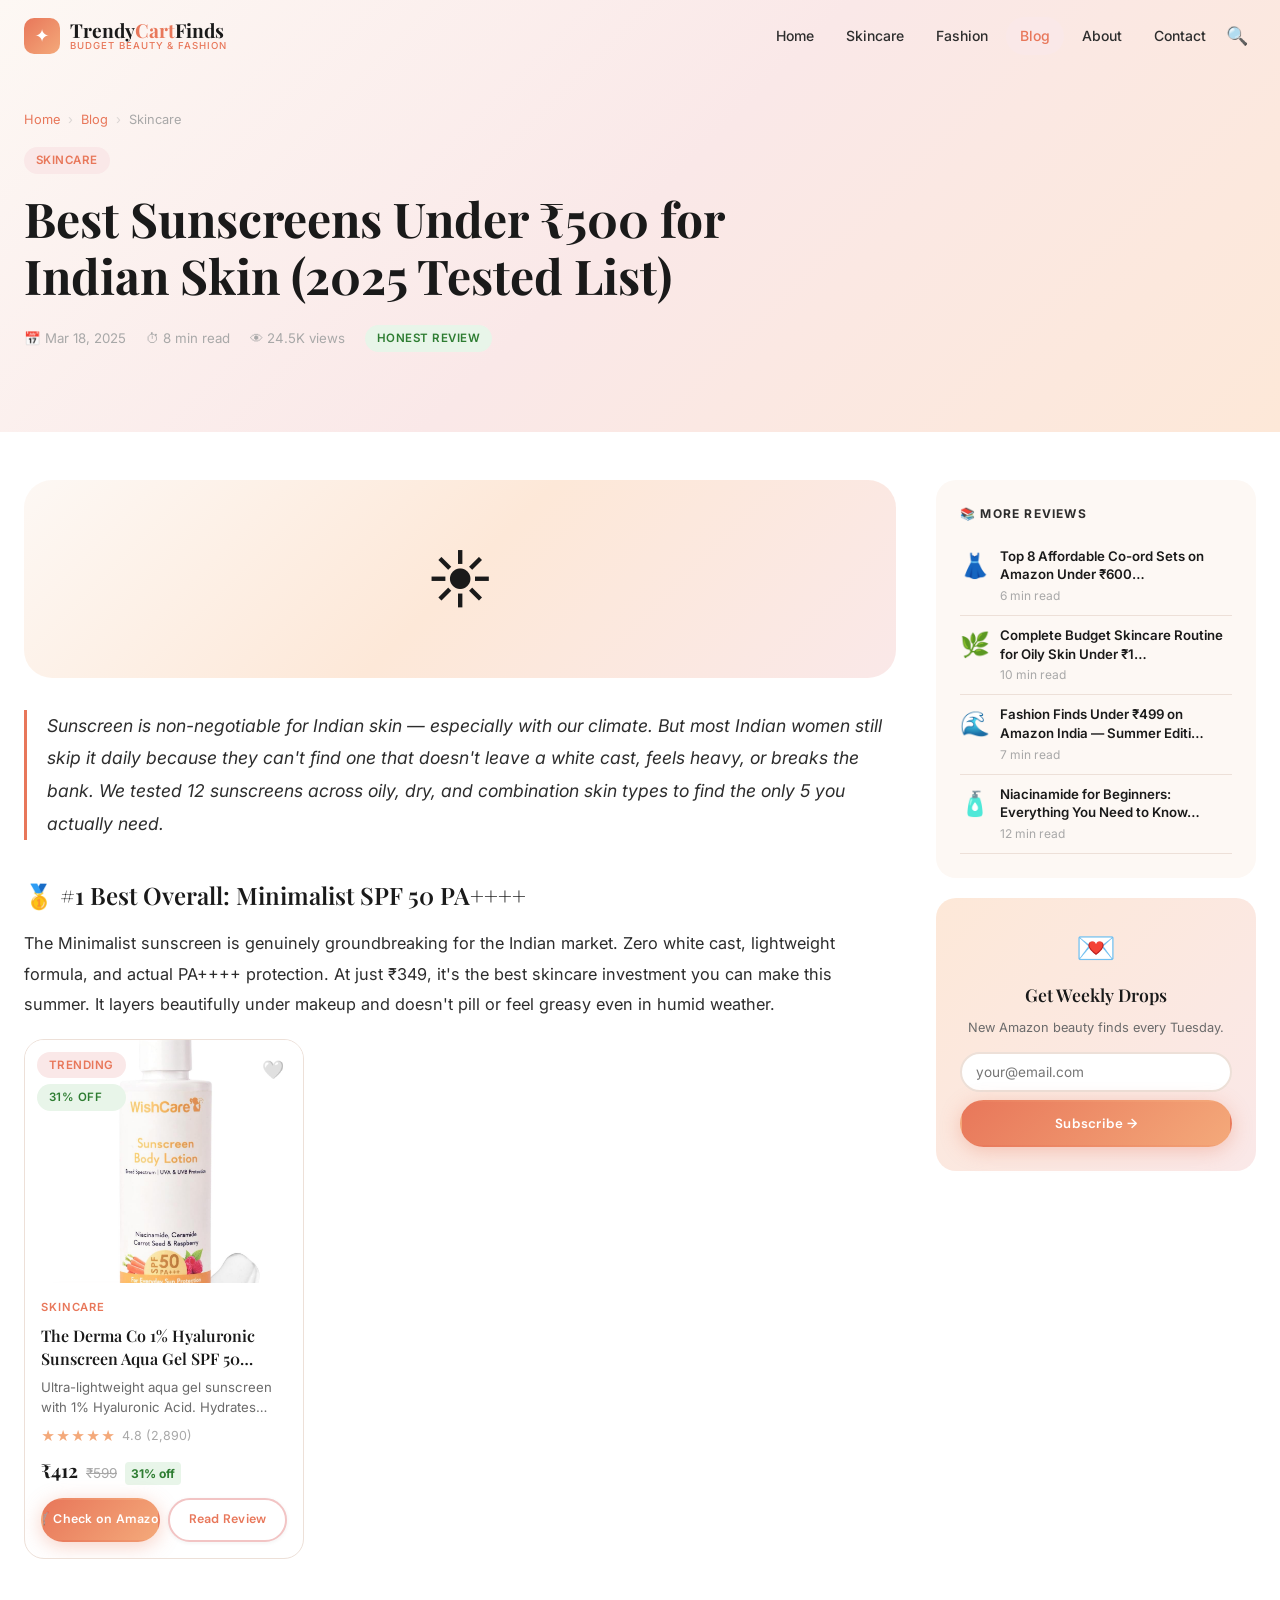
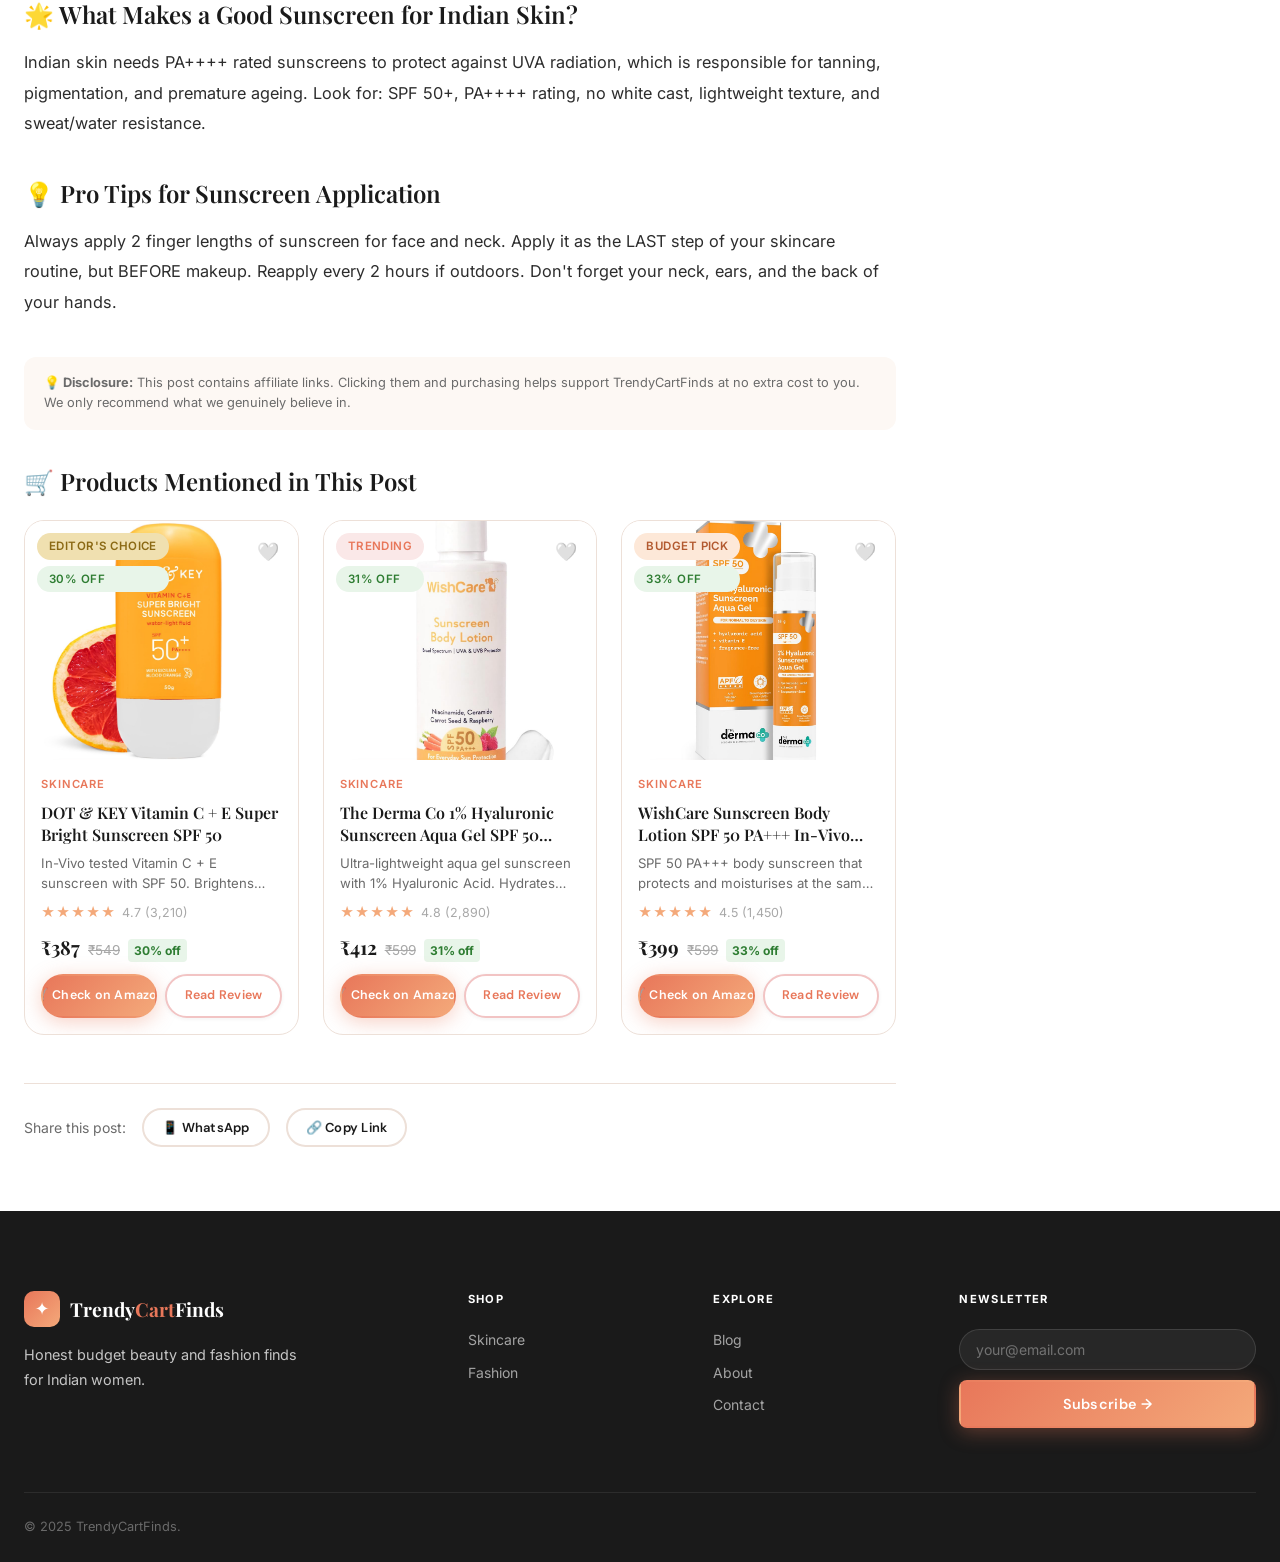
<file: blog-post.html>
<!DOCTYPE html>
<html lang="en">
<head>
<meta charset="UTF-8"/>
<meta name="viewport" content="width=device-width,initial-scale=1"/>
<title id="postTitle">Blog Post – TrendyCartFinds</title>
<meta name="description" id="postDesc" content="Read this honest review on TrendyCartFinds."/>
<meta property="article:author" content="TrendyCartFinds Team"/>
<link rel="stylesheet" href="styles.css"/>
<link rel="stylesheet" href="blog-post.css"/>
</head>
<body>
<nav class="navbar scrolled" id="navbar">
  <div class="navbar__inner">
    <a href="index.html" class="navbar__logo">
      <div class="navbar__logo-mark">✦</div>
      <div class="navbar__logo-text">Trendy<span>Cart</span>Finds<span class="navbar__logo-sub">Budget Beauty & Fashion</span></div>
    </a>
    <nav class="navbar__nav">
      <a href="index.html">Home</a>
      <a href="category-skincare.html">Skincare</a>
      <a href="category-fashion.html">Fashion</a>
      <a href="blog.html" class="active">Blog</a>
      <a href="about.html">About</a>
      <a href="contact.html">Contact</a>
    </nav>
    <div class="navbar__actions">
      <div class="navbar__search" id="navSearch">
        <input type="text" class="navbar__search-input" placeholder="Search…" id="navSearchInput" onkeydown="handleNavSearch(event)"/>
        <button class="navbar__search-btn" onclick="toggleSearch()">🔍</button>
      </div>
      <button class="navbar__hamburger" id="hamburger" onclick="toggleMobileMenu()"><span></span><span></span><span></span></button>
    </div>
  </div>
</nav>
<div class="mobile-menu" id="mobileMenu">
  <input type="text" class="mobile-menu__search" placeholder="Search…" onkeydown="handleNavSearch(event)"/>
  <a href="index.html">🏠 Home</a><a href="category-skincare.html">✨ Skincare</a><a href="blog.html">📝 Blog</a>
</div>

<div id="postContent"></div>

<footer class="footer">
  <div class="container">
    <div class="footer__grid">
      <div class="footer__brand"><div class="footer__logo"><div class="footer__logo-mark">✦</div><div class="footer__logo-text">Trendy<span>Cart</span>Finds</div></div><p class="footer__tagline">Honest budget beauty and fashion finds for Indian women.</p></div>
      <div><div class="footer__col-title">Shop</div><ul class="footer__links"><li><a href="category-skincare.html">Skincare</a></li><li><a href="category-fashion.html">Fashion</a></li></ul></div>
      <div><div class="footer__col-title">Explore</div><ul class="footer__links"><li><a href="blog.html">Blog</a></li><li><a href="about.html">About</a></li><li><a href="contact.html">Contact</a></li></ul></div>
      <div><div class="footer__col-title">Newsletter</div><form onsubmit="handleFooterNewsletter(event)" class="footer__newsletter-form"><input type="email" class="footer__newsletter-input" placeholder="your@email.com" required id="footerEmail"/><button type="submit" class="btn btn-primary" style="width:100%;border-radius:8px">Subscribe →</button><div id="footerNlSuccess" style="display:none;color:#A5D6A7;font-size:0.82rem;margin-top:8px">✓ Subscribed!</div></form></div>
    </div>
    <div class="footer__bottom"><p class="footer__copyright">© 2025 TrendyCartFinds.</p></div>
  </div>
</footer>
<div class="toast" id="toast"></div>
<script src="data.js"></script><script src="app.js"></script>
<script>
const BLOG_CONTENT = {
  "best-sunscreens-under-500": {
    intro: "Sunscreen is non-negotiable for Indian skin — especially with our climate. But most Indian women still skip it daily because they can't find one that doesn't leave a white cast, feels heavy, or breaks the bank. We tested 12 sunscreens across oily, dry, and combination skin types to find the only 5 you actually need.",
    sections: [
      { title: "🥇 #1 Best Overall: Minimalist SPF 50 PA++++", content: "The Minimalist sunscreen is genuinely groundbreaking for the Indian market. Zero white cast, lightweight formula, and actual PA++++ protection. At just ₹349, it's the best skincare investment you can make this summer. It layers beautifully under makeup and doesn't pill or feel greasy even in humid weather.", productId: 2 },
      { title: "🌟 What Makes a Good Sunscreen for Indian Skin?", content: "Indian skin needs PA++++ rated sunscreens to protect against UVA radiation, which is responsible for tanning, pigmentation, and premature ageing. Look for: SPF 50+, PA++++ rating, no white cast, lightweight texture, and sweat/water resistance." },
      { title: "💡 Pro Tips for Sunscreen Application", content: "Always apply 2 finger lengths of sunscreen for face and neck. Apply it as the LAST step of your skincare routine, but BEFORE makeup. Reapply every 2 hours if outdoors. Don't forget your neck, ears, and the back of your hands." }
    ],
    relatedProducts: [1, 2, 3]
  },
  "affordable-coord-sets-amazon": {
    intro: "Co-ord sets are having their moment right now and honestly, they deserve it. A matching set instantly looks put-together and styled without any effort. The best part? Amazon India has some absolutely stunning options well under ₹600 that look 10x more expensive.",
    sections: [
      { title: "👗 #1 Best Pick: Linen Co-ord Set (Beige/Peach)", content: "This linen set is perfect for everything — college, brunch, even casual work days. The fabric is breathable, the fit is relaxed but intentional, and the color options are chef's kiss. Available in sizes S to 3XL at just ₹499 — this is a steal.", productId: 13 },
      { title: "✨ Why Co-ord Sets are Worth It", content: "A good co-ord set gives you four outfit combinations from one purchase. Wear the set together, style the top with jeans, pair the bottom with a graphic tee — the versatility is unmatched. Plus they photograph beautifully for Instagram." },
      { title: "💡 Styling Tips for Co-ord Sets", content: "Keep accessories minimal — a dainty chain necklace and small hoops are perfect. Add white sneakers for a casual vibe or block heels for a more polished look. A crossbody bag completes the aesthetic perfectly." }
    ],
    relatedProducts: [13, 14, 15]
  },
  "budget-skincare-oily-skin": {
    intro: "Building a complete skincare routine doesn't have to cost ₹3000+. We've curated a full AM and PM routine for oily and acne-prone Indian skin types that covers all the basics — and it costs under ₹1000 total. Every product is an Amazon staple that genuinely works.",
    sections: [
      { title: "🌿 The ₹949 Complete Oily Skin Routine", content: "AM Routine: Plum Salicylic Acid Face Wash (₹229) → Minimalist Niacinamide Serum (₹449) → Light moisturiser → Minimalist SPF 50 (₹349). PM Routine: Face wash → Niacinamide serum → Optional retinol (once a week) → Moisturiser. Total spend: ₹949." },
      { title: "⚠️ Common Mistakes Oily Skin Types Make", content: "Skipping moisturiser is the biggest mistake — oily skin still needs hydration. Using harsh face washes that over-strip the skin causes MORE oil production. And skipping SPF leads to pigmentation and post-acne marks that take months to fade." }
    ],
    relatedProducts: [1, 2, 4, 6]
  },
  "niacinamide-guide-beginners": {
    intro: "Niacinamide (Vitamin B3) is hands down the most beginner-friendly skincare ingredient available. It works for nearly every skin type, has minimal side effects, and budget-friendly options exist under ₹500. Here's everything you need to know before adding it to your routine.",
    sections: [
      { title: "🧴 What Does Niacinamide Actually Do?", content: "Niacinamide regulates sebum production, reduces the appearance of pores, evens skin tone, and strengthens the skin barrier. It also helps fade post-acne marks and dark spots — making it ideal for Indian skin types that deal with hyperpigmentation." },
      { title: "✅ Who Should Use Niacinamide?", content: "Niacinamide is perfect for oily, combination, acne-prone, and normal skin types. It's also generally safe for sensitive skin when introduced slowly. If you have dry skin, pair it with a good moisturiser." },
      { title: "🥇 Best Budget Niacinamide Products", content: "The Minimalist 10% + Zinc 1% Serum (₹449) is the gold standard. It's highly concentrated and extremely effective. For beginners who want a lower concentration, The Ordinary Niacinamide 10% is also excellent.", productId: 1 }
    ],
    relatedProducts: [1, 3, 8]
  },
  "dark-spot-removal-products": {
    intro: "Dark spots, post-acne marks, and hyperpigmentation are the number one skincare concern for Indian women. Whether it's sun damage, acne scars, or hormonal pigmentation, the right targeted products can make a genuine difference — and they don't have to be expensive.",
    sections: [
      { title: "✨ #1 Best Pick: Pilgrim 10% Vitamin C Serum", content: "Vitamin C is the gold standard for brightening and dark spot removal. At ₹399 with a stable formulation, Pilgrim's Vitamin C serum shows visible results in 4 weeks. Use it in your morning routine before SPF.", productId: 8 },
      { title: "🌟 The Brightening Routine That Works", content: "AM: Vitamin C serum → SPF 50. PM: Niacinamide serum → Retinol (2-3 times a week). Weekly: Exfoliate with a gentle AHA product. Consistency is key — results take 4-8 weeks to show." }
    ],
    relatedProducts: [8, 1, 2]
  },
  "fashion-finds-under-499": {
    intro: "Summer in India means maxed-out wardrobes but often minimal budget. The good news? Amazon India has an absolute treasure trove of summer-ready fashion finds well under ₹499 that look genuinely gorgeous. We did the scrolling so you don't have to.",
    sections: [
      { title: "🌸 #1 Best Buy: Floral Midi Dress", content: "This flowy floral midi dress hits every fashion brief — breathable fabric, beautiful print, and flattering silhouette. Perfect for college, outings, or even casual work environments. At ₹449 with free Prime delivery, it's the summer dress you've been waiting for.", productId: 14 },
      { title: "💡 How to Style Budget Fashion Finds", content: "The trick to making affordable fashion look expensive is in the styling. Invest in a few good accessories — small gold earrings, a dainty chain, good sandals. Press/iron your clothes before wearing. And always ensure the fit is right — alterations cost ₹100-200 and make a huge difference." }
    ],
    relatedProducts: [13, 14, 15]
  }
};

document.addEventListener('DOMContentLoaded', () => {
  const slug = getParam('slug');
  const post = BLOG_POSTS.find(b => b.slug === slug) || BLOG_POSTS[0];
  const content = BLOG_CONTENT[post.slug] || BLOG_CONTENT[BLOG_POSTS[0].slug];
  renderPost(post, content);
});

function renderPost(post, content) {
  document.getElementById('postTitle').textContent = `${post.title} – TrendyCartFinds`;
  document.getElementById('postDesc').content = post.excerpt;

  const relatedProducts = (content.relatedProducts || [])
    .map(id => PRODUCTS.find(p => p.id === id)).filter(Boolean);

  const sectionsHtml = (content.sections || []).map(s => `
    <h2 style="font-family:var(--font-display);font-size:1.5rem;font-weight:600;margin:36px 0 14px;color:var(--clr-dark)">${s.title}</h2>
    <p style="font-size:1.02rem;line-height:1.85;color:var(--clr-charcoal);margin-bottom:16px">${s.content}</p>
    ${s.productId ? `
    <div class="post-product-callout">
      ${buildProductCard(PRODUCTS.find(p => p.id === s.productId) || PRODUCTS[0])}
    </div>` : ''}
  `).join('');

  document.getElementById('postContent').innerHTML = `
  <div class="post-hero" style="background:linear-gradient(135deg,#FDF8F4,#FAE8E8,#FDE8D8)">
    <div class="container">
      <div class="breadcrumb" style="padding-top:110px;margin-bottom:16px">
        <a href="index.html">Home</a><span class="breadcrumb-sep">›</span>
        <a href="blog.html">Blog</a><span class="breadcrumb-sep">›</span>
        <span>${post.category}</span>
      </div>
      <div style="max-width:760px">
        <span class="badge badge-${post.tag === 'skincare' ? 'pink' : 'peach'}" style="margin-bottom:16px;display:inline-flex">${post.category}</span>
        <h1 style="font-family:var(--font-display);font-size:clamp(1.8rem,4vw,3rem);font-weight:700;line-height:1.2;margin-bottom:20px;color:var(--clr-dark)">${post.title}</h1>
        <div style="display:flex;gap:20px;flex-wrap:wrap;font-size:0.83rem;color:var(--clr-gray-light);margin-bottom:32px;align-items:center">
          <span>📅 ${post.date}</span>
          <span>⏱ ${post.readTime} read</span>
          <span>👁 ${post.views} views</span>
          <span class="badge badge-green">Honest Review</span>
        </div>
      </div>
    </div>
  </div>

  <div class="container post-layout">
    <article class="post-body">
      <div style="font-size:4rem;text-align:center;background:var(--gradient-hero);border-radius:var(--radius-xl);padding:48px;margin-bottom:32px">${post.emoji}</div>

      <p style="font-size:1.1rem;line-height:1.85;color:var(--clr-charcoal);margin-bottom:24px;font-style:italic;border-left:3px solid var(--clr-coral);padding-left:20px">${content.intro}</p>

      ${sectionsHtml}

      <!-- Affiliate Disclaimer -->
      <div style="background:var(--clr-cream);border-radius:var(--radius-md);padding:16px 20px;font-size:0.8rem;color:var(--clr-gray);margin-top:40px;margin-bottom:32px">
        <strong>💡 Disclosure:</strong> This post contains affiliate links. Clicking them and purchasing helps support TrendyCartFinds at no extra cost to you. We only recommend what we genuinely believe in.
      </div>

      <!-- Related Products -->
      <h2 style="font-family:var(--font-display);font-size:1.5rem;font-weight:600;margin-bottom:20px;color:var(--clr-dark)">🛒 Products Mentioned in This Post</h2>
      <div class="grid-auto" style="margin-bottom:48px">
        ${relatedProducts.slice(0,4).map(p => buildProductCard(p)).join('')}
      </div>

      <!-- Share -->
      <div style="border-top:1px solid var(--clr-border);padding-top:24px;display:flex;align-items:center;gap:16px;flex-wrap:wrap">
        <span style="font-size:0.875rem;color:var(--clr-gray)">Share this post:</span>
        <button onclick="share('whatsapp',\`${post.title}\`)" class="btn btn-outline btn-sm">📱 WhatsApp</button>
        <button onclick="share('copy',\`${post.title}\`)" class="btn btn-outline btn-sm">🔗 Copy Link</button>
      </div>
    </article>

    <!-- Sidebar -->
    <aside class="post-sidebar">
      <div style="position:sticky;top:88px">
        <div style="background:var(--clr-cream);border-radius:var(--radius-lg);padding:24px;margin-bottom:20px">
          <div style="font-size:0.75rem;font-weight:700;letter-spacing:0.1em;text-transform:uppercase;color:var(--clr-charcoal);margin-bottom:14px">📚 More Reviews</div>
          ${BLOG_POSTS.filter(b => b.slug !== post.slug).slice(0,4).map(b => `
            <a href="blog-post.html?slug=${b.slug}" style="display:flex;gap:10px;align-items:flex-start;padding:10px 0;border-bottom:1px solid var(--clr-border);text-decoration:none;color:inherit">
              <span style="font-size:1.5rem;flex-shrink:0">${b.emoji}</span>
              <div>
                <div style="font-size:0.83rem;font-weight:600;line-height:1.4;color:var(--clr-dark);margin-bottom:2px">${b.title.slice(0,55)}…</div>
                <div style="font-size:0.75rem;color:var(--clr-gray-light)">${b.readTime} read</div>
              </div>
            </a>`).join('')}
        </div>
        <div style="background:linear-gradient(135deg,#FDE8D8,#FAE8E8);border-radius:var(--radius-lg);padding:24px;text-align:center">
          <div style="font-size:2rem;margin-bottom:8px">💌</div>
          <div style="font-family:var(--font-display);font-size:1.1rem;font-weight:600;margin-bottom:8px">Get Weekly Drops</div>
          <p style="font-size:0.8rem;color:var(--clr-gray);margin-bottom:14px;line-height:1.6">New Amazon beauty finds every Tuesday.</p>
          <form onsubmit="handleNewsletter(event)" style="display:flex;flex-direction:column;gap:8px">
            <input type="email" id="nlEmail" placeholder="your@email.com" required style="padding:10px 14px;border-radius:9999px;border:2px solid var(--clr-border);font-size:0.85rem;outline:none"/>
            <button type="submit" class="btn btn-primary" style="font-size:0.83rem">Subscribe →</button>
            <div class="form-success" id="nlSuccess" style="font-size:0.8rem">✓ Subscribed! 🎉</div>
          </form>
        </div>
      </div>
    </aside>
  </div>`;
}

function share(platform, title) {
  const url = encodeURIComponent(window.location.href);
  const text = encodeURIComponent(`Check this out: ${title}`);
  if (platform === 'whatsapp') {
    window.open(`https://wa.me/?text=${text}%20${url}`, '_blank');
  } else if (platform === 'copy') {
    navigator.clipboard.writeText(window.location.href).then(() => {
      showToast('Link copied! 🔗', 'success');
    });
  }
}
</script>
</body>
</html>
</file>
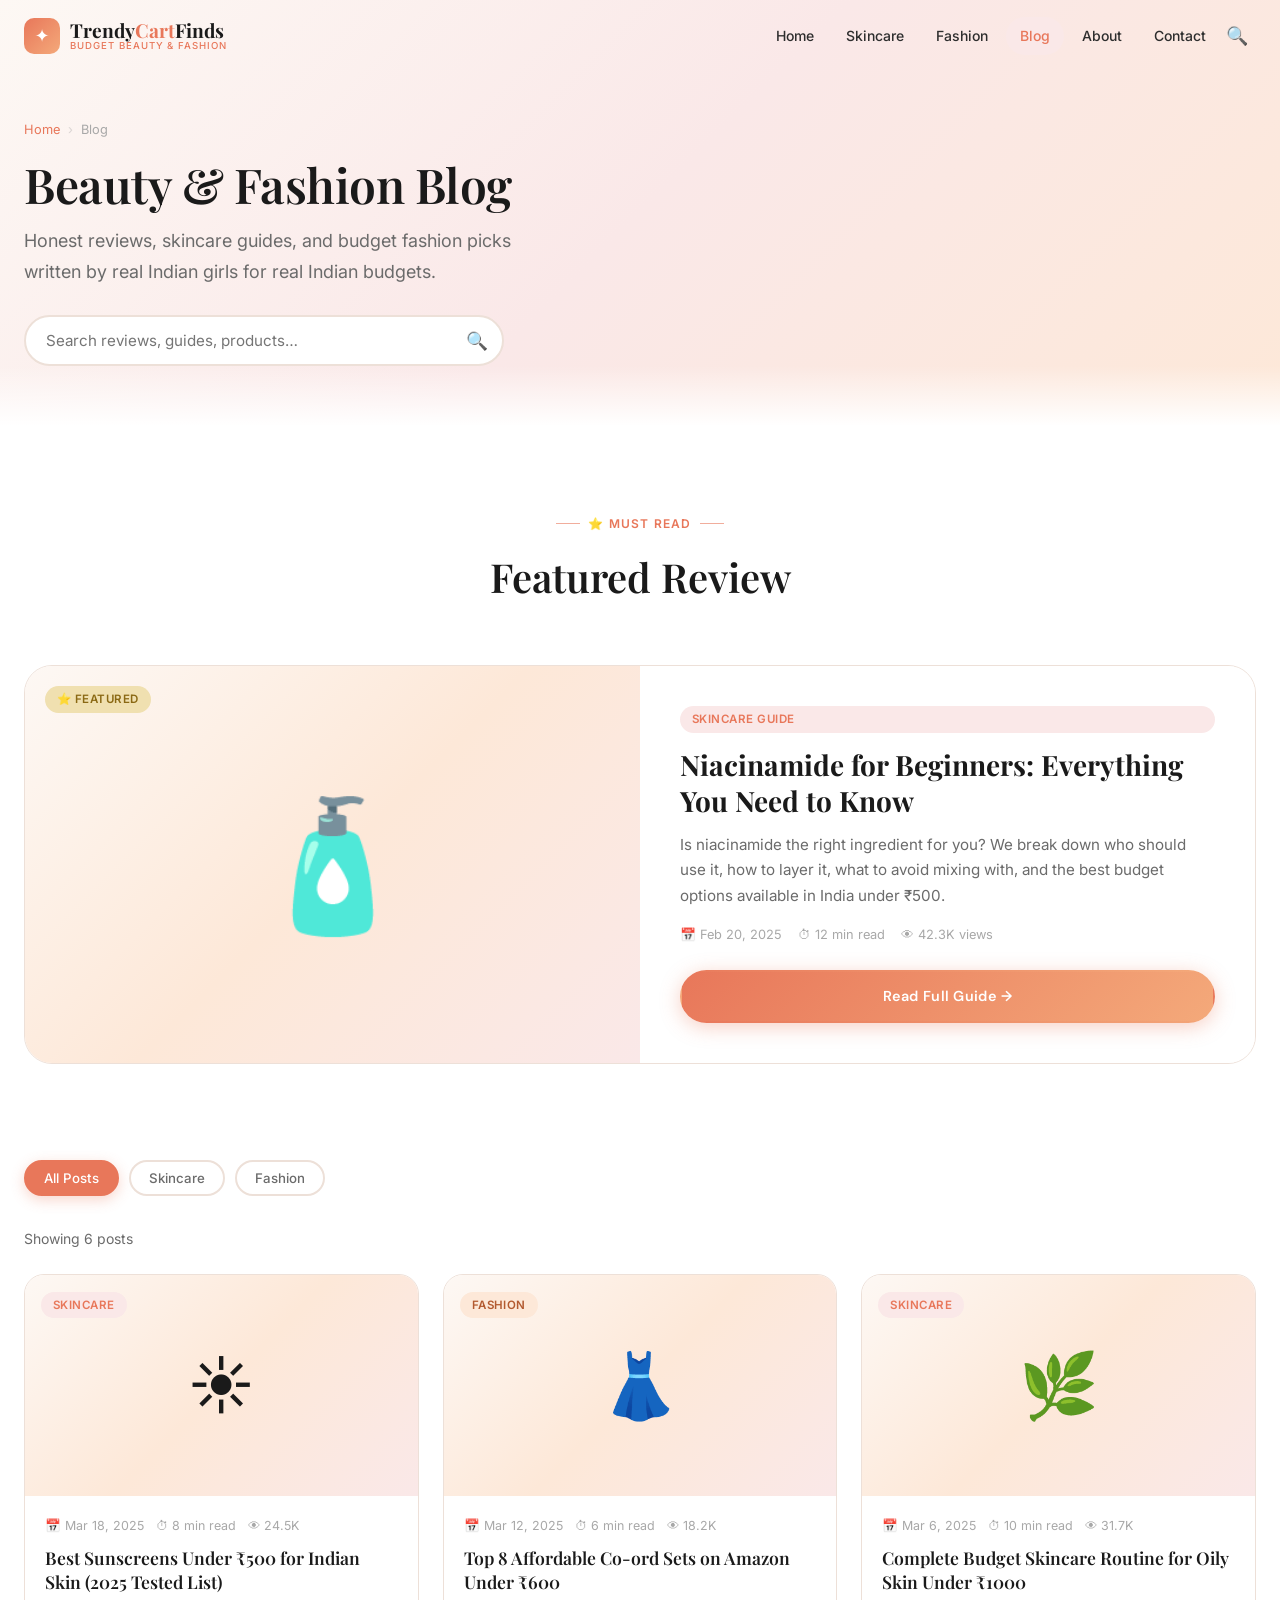
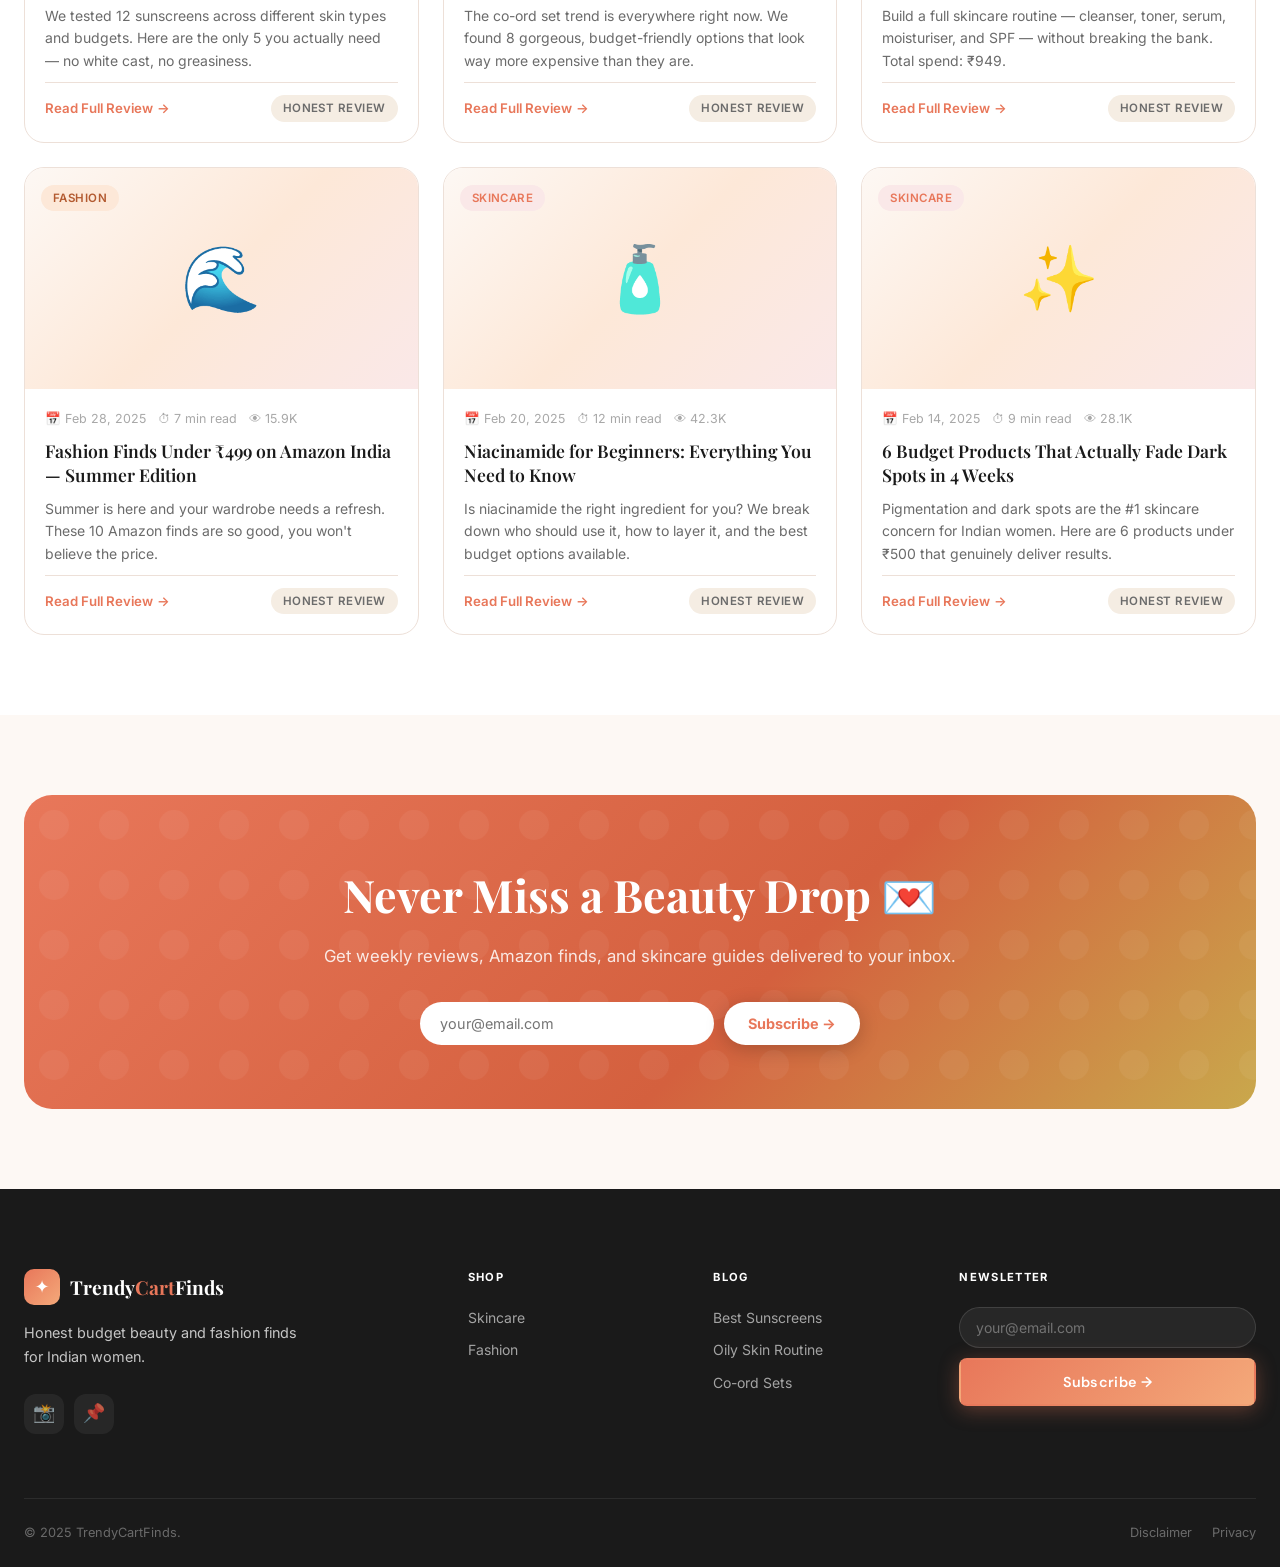
<file: blog.html>
<!DOCTYPE html>
<html lang="en">
<head>
<meta charset="UTF-8"/>
<meta name="viewport" content="width=device-width,initial-scale=1"/>
<title>Beauty & Fashion Blog – Honest Reviews – TrendyCartFinds</title>
<meta name="description" content="Read honest skincare, beauty and fashion reviews for Indian women on a budget. Find the best Amazon picks under ₹500."/>
<link rel="stylesheet" href="styles.css"/>
<link rel="stylesheet" href="blog.css"/>
</head>
<body>
<nav class="navbar scrolled" id="navbar">
  <div class="navbar__inner">
    <a href="index.html" class="navbar__logo">
      <div class="navbar__logo-mark">✦</div>
      <div class="navbar__logo-text">Trendy<span>Cart</span>Finds<span class="navbar__logo-sub">Budget Beauty & Fashion</span></div>
    </a>
    <nav class="navbar__nav">
      <a href="index.html">Home</a>
      <a href="category-skincare.html">Skincare</a>
      <a href="category-fashion.html">Fashion</a>
      <a href="blog.html" class="active">Blog</a>
      <a href="about.html">About</a>
      <a href="contact.html">Contact</a>
    </nav>
    <div class="navbar__actions">
      <div class="navbar__search" id="navSearch">
        <input type="text" class="navbar__search-input" placeholder="Search…" id="navSearchInput" onkeydown="handleNavSearch(event)"/>
        <button class="navbar__search-btn" onclick="toggleSearch()">🔍</button>
      </div>
      <button class="navbar__hamburger" id="hamburger" onclick="toggleMobileMenu()"><span></span><span></span><span></span></button>
    </div>
  </div>
</nav>
<div class="mobile-menu" id="mobileMenu">
  <input type="text" class="mobile-menu__search" placeholder="Search…" onkeydown="handleNavSearch(event)"/>
  <a href="index.html">🏠 Home</a>
  <a href="category-skincare.html">✨ Skincare</a>
  <a href="category-fashion.html">👗 Fashion</a>
  <a href="blog.html">📝 Blog</a>
</div>

<!-- HERO -->
<section class="page-hero" style="background:linear-gradient(135deg,#FDF8F4,#FAE8E8,#FDE8D8)">
  <div class="container">
    <div class="breadcrumb"><a href="index.html">Home</a><span class="breadcrumb-sep">›</span><span>Blog</span></div>
    <h1 class="display-lg" style="margin-bottom:12px">Beauty & Fashion Blog</h1>
    <p class="body-lg" style="color:var(--clr-gray);max-width:540px">Honest reviews, skincare guides, and budget fashion picks written by real Indian girls for real Indian budgets.</p>
    <!-- Search -->
    <div class="blog-search" style="margin-top:28px">
      <input type="text" id="blogSearch" class="blog-search__input" placeholder="Search reviews, guides, products…" oninput="filterBlog()"/>
      <span class="blog-search__icon">🔍</span>
    </div>
  </div>
</section>

<!-- FEATURED POST -->
<section class="section" style="padding-bottom:0">
  <div class="container">
    <div class="section-header"><div class="eyebrow">⭐ Must Read</div><h2>Featured Review</h2></div>
    <a href="blog-post.html?slug=niacinamide-guide-beginners" class="featured-post">
      <div class="featured-post__image">
        <div style="width:100%;height:100%;display:flex;align-items:center;justify-content:center;font-size:8rem;background:var(--gradient-hero)">🧴</div>
        <span class="badge badge-gold" style="position:absolute;top:20px;left:20px">⭐ Featured</span>
      </div>
      <div class="featured-post__content">
        <div class="badge badge-pink" style="margin-bottom:14px">Skincare Guide</div>
        <h2 class="featured-post__title">Niacinamide for Beginners: Everything You Need to Know</h2>
        <p class="featured-post__excerpt">Is niacinamide the right ingredient for you? We break down who should use it, how to layer it, what to avoid mixing with, and the best budget options available in India under ₹500.</p>
        <div class="featured-post__meta">
          <span>📅 Feb 20, 2025</span>
          <span>⏱ 12 min read</span>
          <span>👁 42.3K views</span>
        </div>
        <div class="btn btn-primary" style="margin-top:24px;display:inline-flex">Read Full Guide →</div>
      </div>
    </a>
  </div>
</section>

<!-- FILTER + ALL POSTS -->
<section class="section">
  <div class="container">
    <div class="filter-bar" id="blogFilters">
      <button class="filter-chip active" onclick="filterBlogByTag('all',this)">All Posts</button>
      <button class="filter-chip" onclick="filterBlogByTag('skincare',this)">Skincare</button>
      <button class="filter-chip" onclick="filterBlogByTag('fashion',this)">Fashion</button>
    </div>
    <div id="blogCount" style="font-size:0.875rem;color:var(--clr-gray);margin-bottom:24px"></div>
    <div class="grid-3" id="blogGrid"></div>
    <div class="empty-state" id="blogEmpty" style="display:none">
      <div style="font-size:3rem;margin-bottom:12px">📝</div>
      <h3>No posts found</h3>
      <p>Try searching for something else.</p>
    </div>
  </div>
</section>

<!-- NEWSLETTER CTA -->
<section class="section" style="background:var(--clr-cream)">
  <div class="container">
    <div class="cta-banner">
      <div class="cta-banner__content">
        <h2>Never Miss a Beauty Drop 💌</h2>
        <p>Get weekly reviews, Amazon finds, and skincare guides delivered to your inbox.</p>
        <form onsubmit="handleNewsletter(event)" style="display:flex;gap:10px;max-width:440px;margin:0 auto;flex-wrap:wrap">
          <input type="email" id="nlEmail" placeholder="your@email.com" required style="flex:1;padding:13px 20px;border-radius:9999px;border:none;font-size:0.9rem;min-width:200px"/>
          <button type="submit" class="btn-white" style="padding:13px 24px;border-radius:9999px;background:white;color:var(--clr-coral);font-weight:700;border:none;cursor:pointer;font-size:0.9rem">Subscribe →</button>
        </form>
        <div class="form-success" id="nlSuccess" style="margin-top:16px;background:rgba(255,255,255,0.15);border-color:rgba(255,255,255,0.3);color:white">✓ You're subscribed! 🎉</div>
      </div>
    </div>
  </div>
</section>

<footer class="footer">
  <div class="container">
    <div class="footer__grid">
      <div class="footer__brand">
        <div class="footer__logo"><div class="footer__logo-mark">✦</div><div class="footer__logo-text">Trendy<span>Cart</span>Finds</div></div>
        <p class="footer__tagline">Honest budget beauty and fashion finds for Indian women.</p>
        <div class="footer__social"><a href="#" class="footer__social-link">📸</a><a href="#" class="footer__social-link">📌</a></div>
      </div>
      <div><div class="footer__col-title">Shop</div><ul class="footer__links"><li><a href="category-skincare.html">Skincare</a></li><li><a href="category-fashion.html">Fashion</a></li></ul></div>
      <div><div class="footer__col-title">Blog</div><ul class="footer__links"><li><a href="blog-post.html?slug=best-sunscreens-under-500">Best Sunscreens</a></li><li><a href="blog-post.html?slug=budget-skincare-oily-skin">Oily Skin Routine</a></li><li><a href="blog-post.html?slug=affordable-coord-sets-amazon">Co-ord Sets</a></li></ul></div>
      <div><div class="footer__col-title">Newsletter</div><form onsubmit="handleFooterNewsletter(event)" class="footer__newsletter-form"><input type="email" class="footer__newsletter-input" placeholder="your@email.com" required id="footerEmail"/><button type="submit" class="btn btn-primary" style="width:100%;border-radius:8px">Subscribe →</button><div id="footerNlSuccess" style="display:none;color:#A5D6A7;font-size:0.82rem;margin-top:8px">✓ Subscribed!</div></form></div>
    </div>
    <div class="footer__bottom"><p class="footer__copyright">© 2025 TrendyCartFinds.</p><div class="footer__links-bottom"><a href="disclaimer.html">Disclaimer</a><a href="privacy.html">Privacy</a></div></div>
  </div>
</footer>
<div class="toast" id="toast"></div>

<script src="data.js"></script><script src="app.js"></script>
<script>
let currentTag = 'all';
function filterBlogByTag(tag, btn) {
  currentTag = tag;
  document.querySelectorAll('#blogFilters .filter-chip').forEach(c => c.classList.remove('active'));
  btn?.classList.add('active');
  renderBlog();
}
function filterBlog() {
  renderBlog();
}
function renderBlog() {
  const q = document.getElementById('blogSearch')?.value.toLowerCase() || '';
  let posts = BLOG_POSTS;
  if (currentTag !== 'all') posts = posts.filter(b => b.tag === currentTag);
  if (q) posts = posts.filter(b => b.title.toLowerCase().includes(q) || b.excerpt.toLowerCase().includes(q) || b.category.toLowerCase().includes(q));
  const grid = document.getElementById('blogGrid');
  const empty = document.getElementById('blogEmpty');
  const count = document.getElementById('blogCount');
  if (count) count.textContent = `Showing ${posts.length} post${posts.length !== 1 ? 's' : ''}`;
  if (posts.length === 0) { grid.innerHTML = ''; empty.style.display = 'block'; return; }
  empty.style.display = 'none';
  grid.innerHTML = posts.map(b => buildBlogCard(b)).join('');
}
document.addEventListener('DOMContentLoaded', renderBlog);
</script>
</body>
</html>
</file>
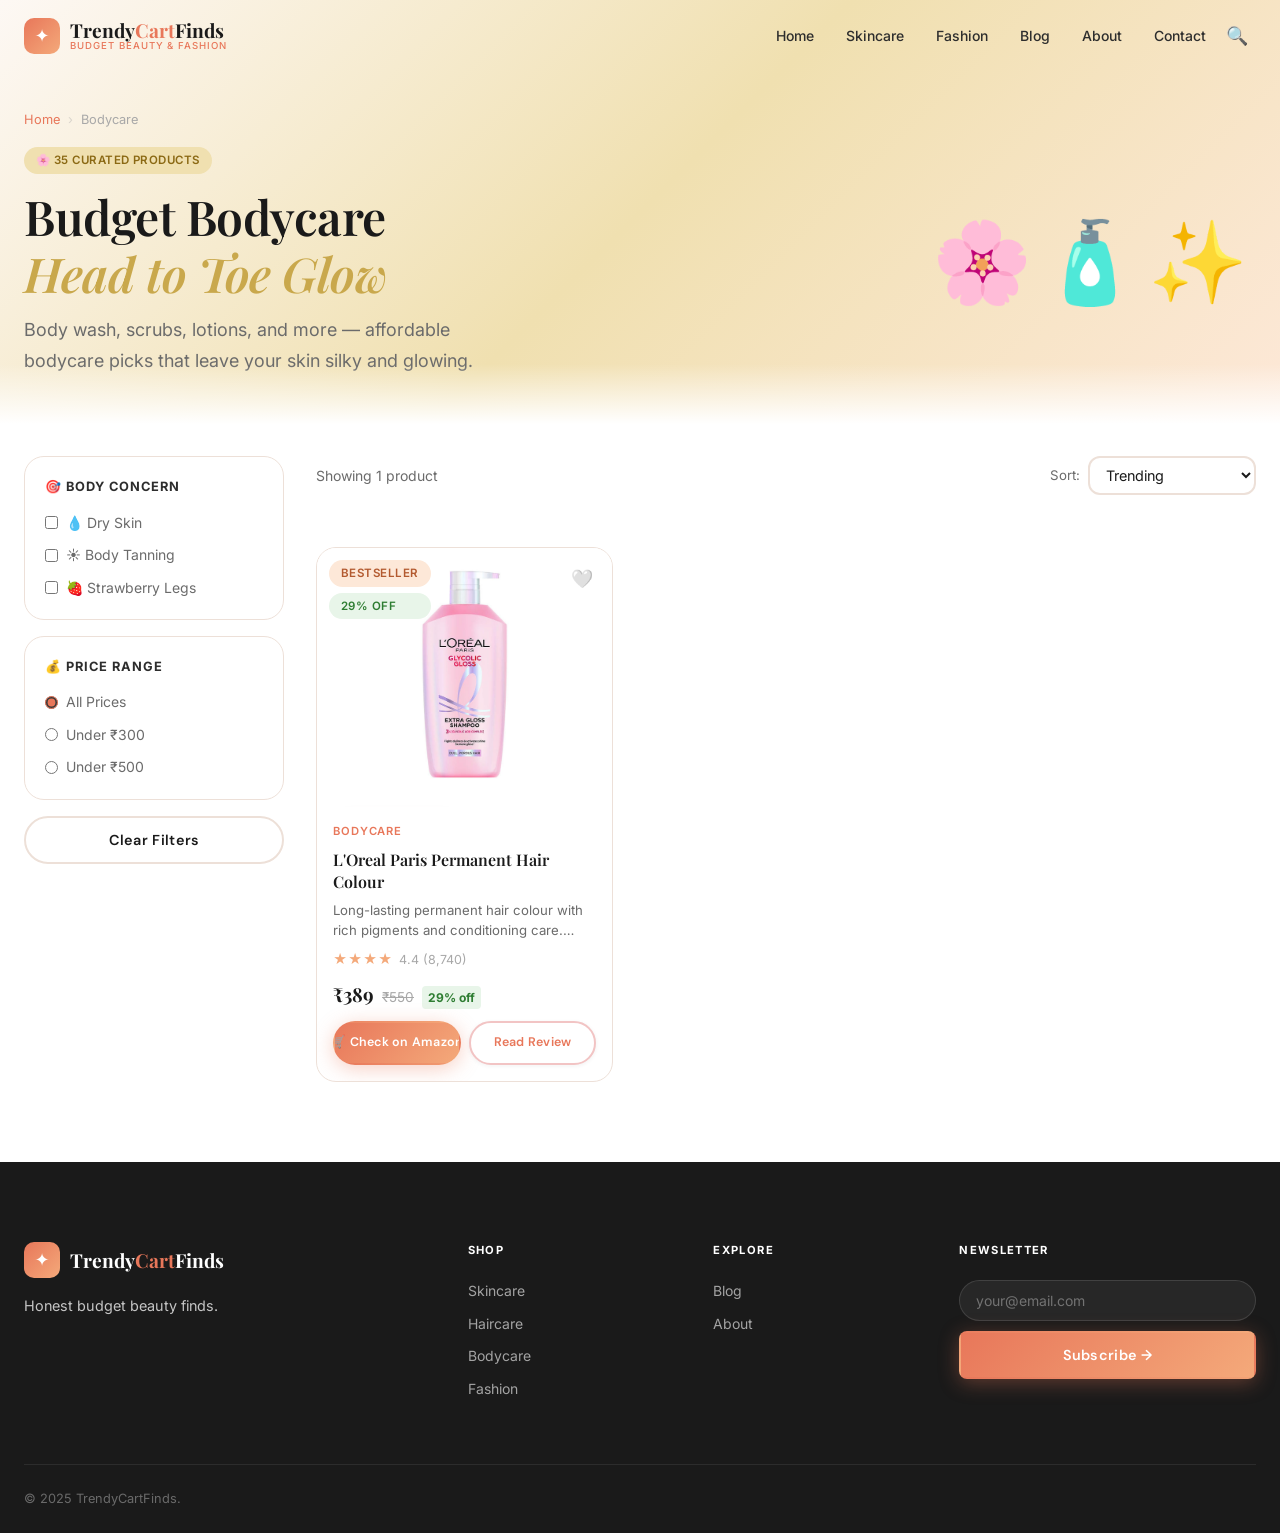
<file: category-bodycare.html>
<!DOCTYPE html>
<html lang="en">
<head>
<meta charset="UTF-8"/>
<meta name="viewport" content="width=device-width,initial-scale=1"/>
<title>Budget Bodycare Products – TrendyCartFinds</title>
<meta name="description" content="Best budget bodycare products for Indian women under ₹500. Body wash, lotion, scrubs — all honestly reviewed."/>
<link rel="stylesheet" href="styles.css"/>
<link rel="stylesheet" href="category.css"/>
</head>
<body>
<nav class="navbar scrolled" id="navbar">
  <div class="navbar__inner">
    <a href="index.html" class="navbar__logo"><div class="navbar__logo-mark">✦</div><div class="navbar__logo-text">Trendy<span>Cart</span>Finds<span class="navbar__logo-sub">Budget Beauty & Fashion</span></div></a>
    <nav class="navbar__nav"><a href="index.html">Home</a><a href="category-skincare.html">Skincare</a><a href="category-fashion.html">Fashion</a><a href="blog.html">Blog</a><a href="about.html">About</a><a href="contact.html">Contact</a></nav>
    <div class="navbar__actions"><div class="navbar__search" id="navSearch"><input type="text" class="navbar__search-input" placeholder="Search…" id="navSearchInput" onkeydown="handleNavSearch(event)"/><button class="navbar__search-btn" onclick="toggleSearch()">🔍</button></div><button class="navbar__hamburger" id="hamburger" onclick="toggleMobileMenu()"><span></span><span></span><span></span></button></div>
  </div>
</nav>
<div class="mobile-menu" id="mobileMenu"><input type="text" class="mobile-menu__search" placeholder="Search…" onkeydown="handleNavSearch(event)"/><a href="index.html">🏠 Home</a><a href="category-skincare.html">✨ Skincare</a><a href="blog.html">📝 Blog</a></div>

<section class="page-hero cat-hero" style="background:linear-gradient(135deg,#FDF8F4,#F0E0B0,#FDE8D8)">
  <div class="container">
    <div class="breadcrumb"><a href="index.html">Home</a><span class="breadcrumb-sep">›</span><span>Bodycare</span></div>
    <div class="cat-hero__inner">
      <div>
        <div class="badge badge-gold" style="margin-bottom:14px">🌸 35 Curated Products</div>
        <h1 class="display-lg" style="margin-bottom:12px">Budget Bodycare<br/><em style="color:var(--clr-gold)">Head to Toe Glow</em></h1>
        <p class="body-lg" style="color:var(--clr-gray);max-width:480px">Body wash, scrubs, lotions, and more — affordable bodycare picks that leave your skin silky and glowing.</p>
      </div>
      <div class="cat-hero__emoji">🌸🧴✨</div>
    </div>
  </div>
</section>

<section class="section" style="padding-top:32px">
  <div class="container cat-layout">
    <aside class="cat-sidebar">
      <div class="sidebar-card">
        <div class="sidebar-title">🎯 Body Concern</div>
        <div class="sidebar-options">
          <label class="sidebar-check"><input type="checkbox" value="dry" onchange="applyFilters()"/> 💧 Dry Skin</label>
          <label class="sidebar-check"><input type="checkbox" value="tanning" onchange="applyFilters()"/> ☀️ Body Tanning</label>
          <label class="sidebar-check"><input type="checkbox" value="strawberry" onchange="applyFilters()"/> 🍓 Strawberry Legs</label>
        </div>
      </div>
      <div class="sidebar-card">
        <div class="sidebar-title">💰 Price Range</div>
        <div class="sidebar-options">
          <label class="sidebar-check"><input type="radio" name="price" value="all" checked onchange="applyFilters()"/> All Prices</label>
          <label class="sidebar-check"><input type="radio" name="price" value="300" onchange="applyFilters()"/> Under ₹300</label>
          <label class="sidebar-check"><input type="radio" name="price" value="500" onchange="applyFilters()"/> Under ₹500</label>
        </div>
      </div>
      <button class="btn btn-outline btn-block" onclick="clearFilters()">Clear Filters</button>
    </aside>
    <div class="cat-main">
      <div class="cat-toolbar">
        <div class="cat-count" id="productCount">Showing bodycare products</div>
        <div class="cat-sort"><label style="font-size:0.83rem;color:var(--clr-gray)">Sort:</label><select class="form-select" style="width:auto;padding:8px 12px" onchange="applyFilters()"><option value="trending">Trending</option><option value="price-asc">Price: Low →High</option><option value="rating">Top Rated</option></select></div>
      </div>
      <div class="filter-bar" id="activeFilters"></div>
      <div class="grid-3" id="productsGrid"></div>
      <div class="empty-state" id="emptyState" style="display:none"><div style="font-size:3rem;margin-bottom:12px">🌸</div><h3>No products found</h3><p>Try adjusting your filters.</p><button class="btn btn-primary" onclick="clearFilters()" style="margin-top:16px">Clear Filters</button></div>
    </div>
  </div>
</section>

<footer class="footer"><div class="container"><div class="footer__grid"><div class="footer__brand"><div class="footer__logo"><div class="footer__logo-mark">✦</div><div class="footer__logo-text">Trendy<span>Cart</span>Finds</div></div><p class="footer__tagline">Honest budget beauty finds.</p></div><div><div class="footer__col-title">Shop</div><ul class="footer__links"><li><a href="category-skincare.html">Skincare</a></li><li><a href="category-haircare.html">Haircare</a></li><li><a href="category-bodycare.html">Bodycare</a></li><li><a href="category-fashion.html">Fashion</a></li></ul></div><div><div class="footer__col-title">Explore</div><ul class="footer__links"><li><a href="blog.html">Blog</a></li><li><a href="about.html">About</a></li></ul></div><div><div class="footer__col-title">Newsletter</div><form onsubmit="handleFooterNewsletter(event)" class="footer__newsletter-form"><input type="email" class="footer__newsletter-input" placeholder="your@email.com" required id="footerEmail"/><button type="submit" class="btn btn-primary" style="width:100%;border-radius:8px">Subscribe →</button><div id="footerNlSuccess" style="display:none;color:#A5D6A7;font-size:0.82rem;margin-top:8px">✓ Subscribed!</div></form></div></div><div class="footer__bottom"><p class="footer__copyright">© 2025 TrendyCartFinds.</p></div></div></footer>
<div class="toast" id="toast"></div>
<script src="data.js"></script><script src="app.js"></script><script src="category.js"></script>
<script>initCategory('bodycare');</script>
</body>
</html>
</file>
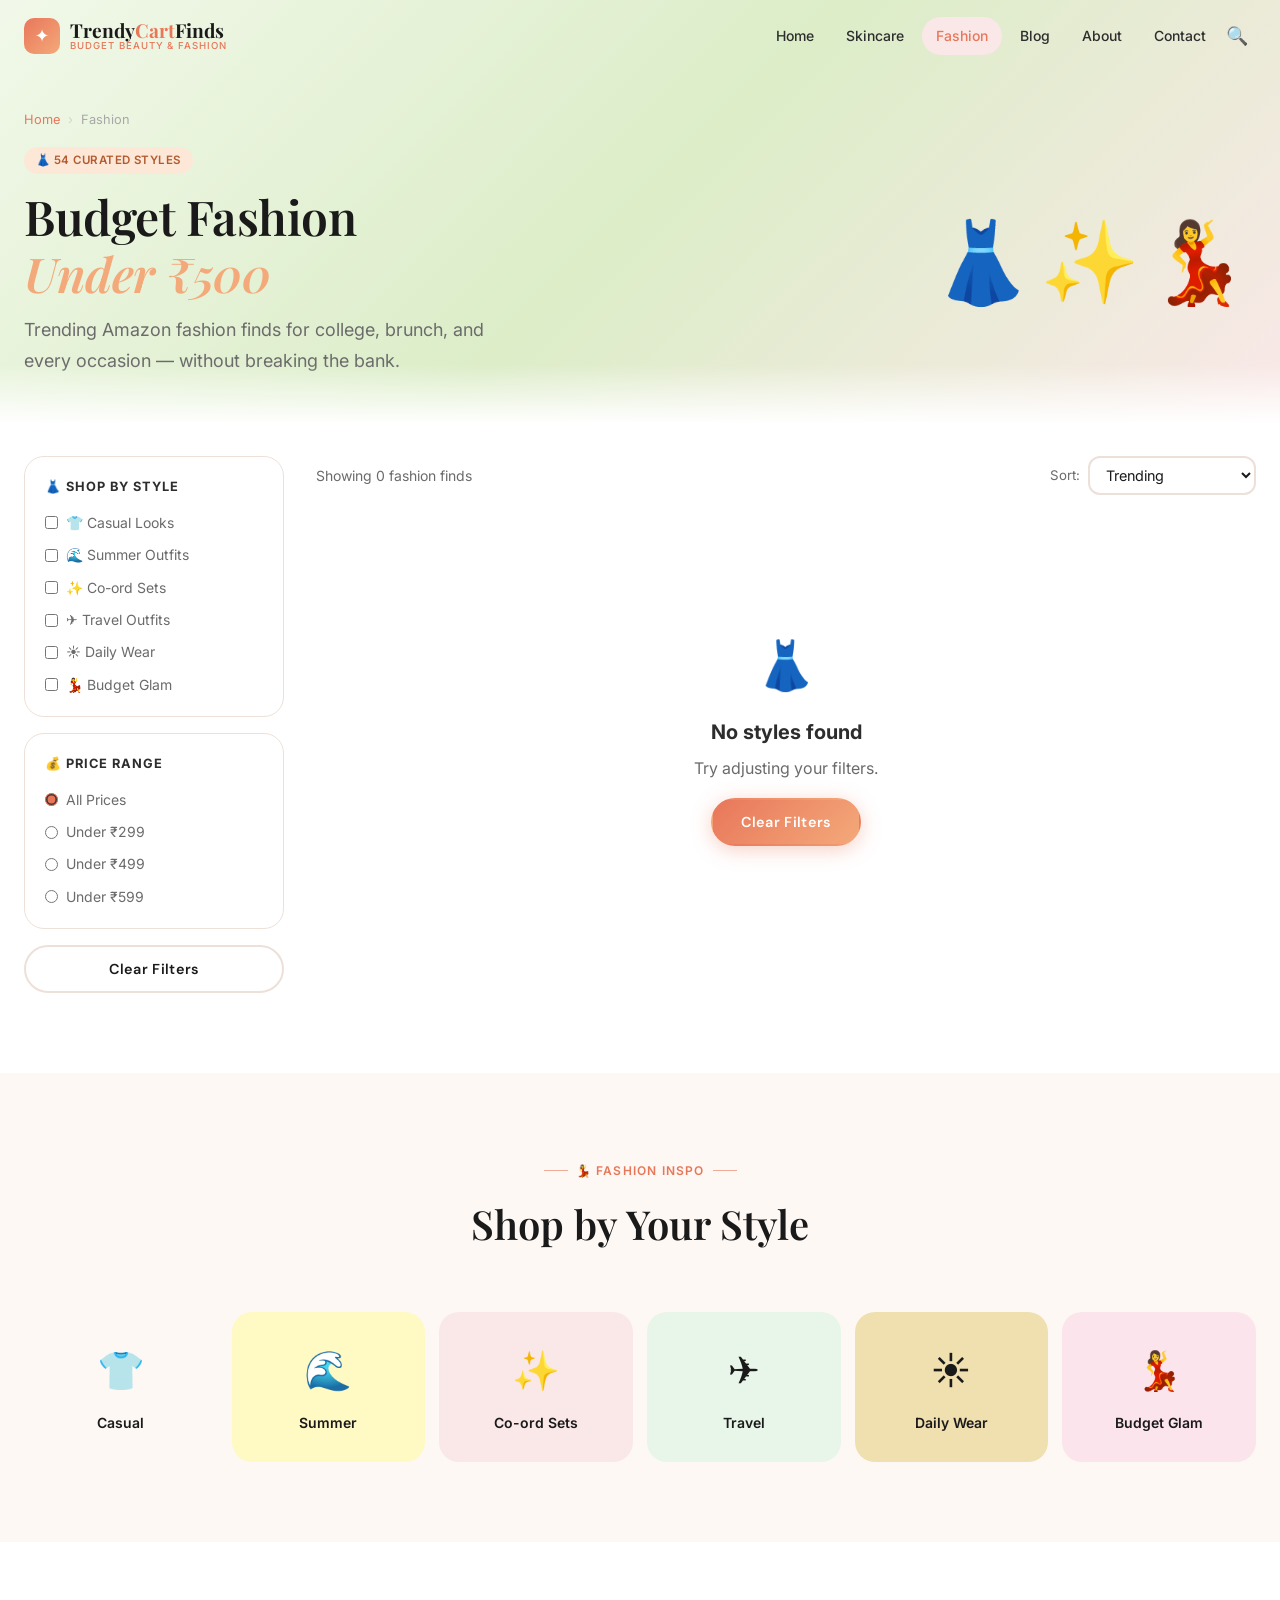
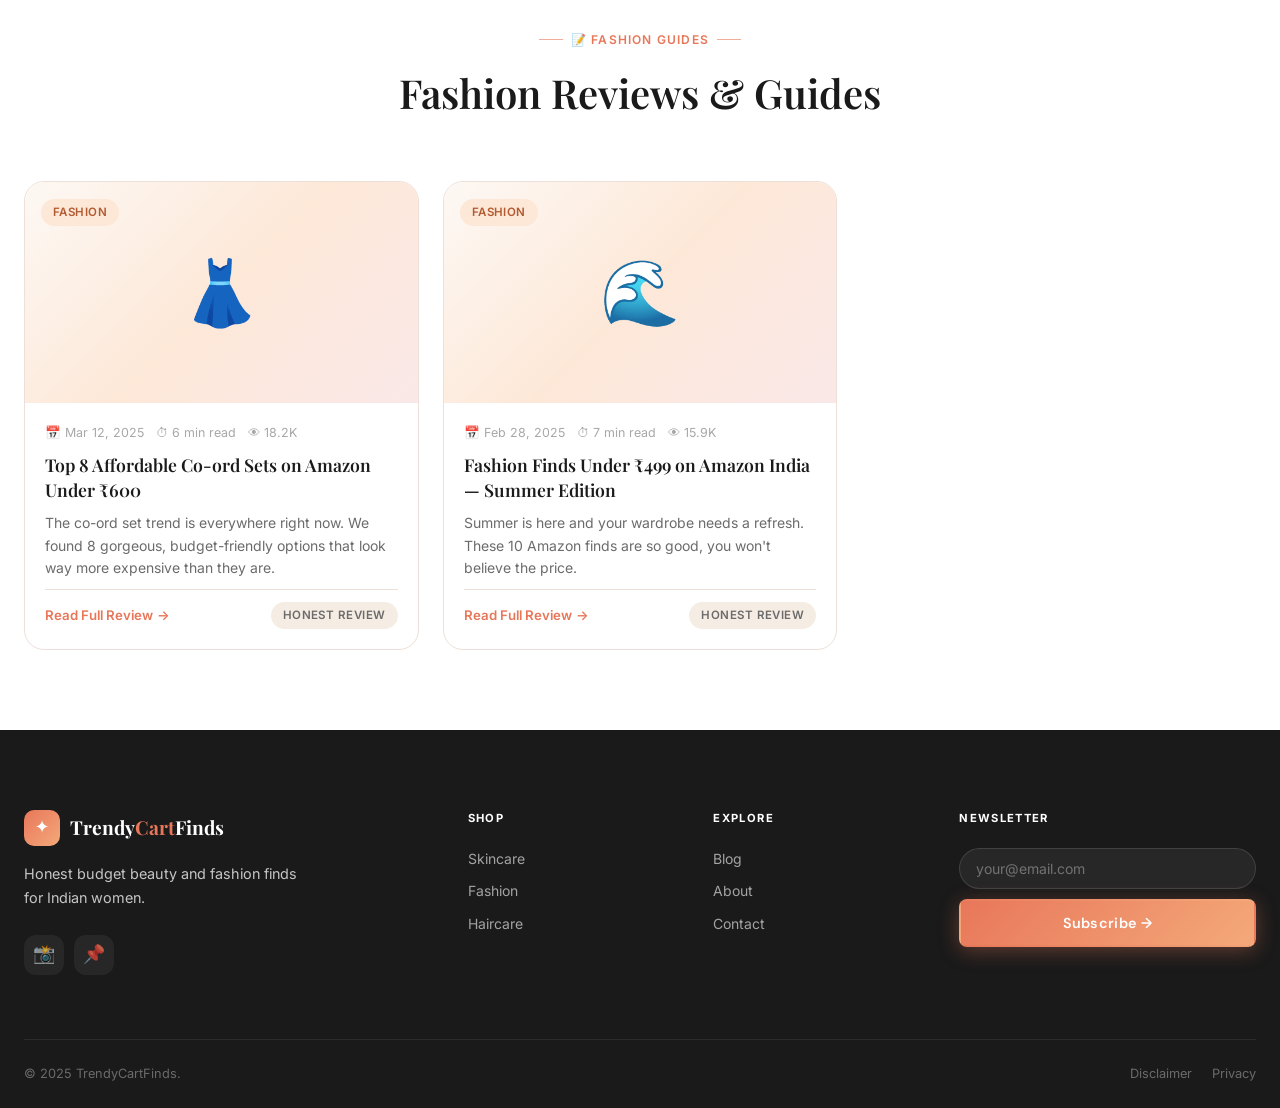
<file: category-fashion.html>
<!DOCTYPE html>
<html lang="en">
<head>
<meta charset="UTF-8"/>
<meta name="viewport" content="width=device-width,initial-scale=1"/>
<title>Budget Fashion Finds – TrendyCartFinds</title>
<meta name="description" content="Shop affordable Amazon fashion finds for Indian women under ₹500. Co-ord sets, summer outfits, daily wear and more."/>
<link rel="stylesheet" href="styles.css"/>
<link rel="stylesheet" href="category.css"/>
</head>
<body>
<nav class="navbar scrolled" id="navbar">
  <div class="navbar__inner">
    <a href="index.html" class="navbar__logo">
      <div class="navbar__logo-mark">✦</div>
      <div class="navbar__logo-text">Trendy<span>Cart</span>Finds<span class="navbar__logo-sub">Budget Beauty & Fashion</span></div>
    </a>
    <nav class="navbar__nav">
      <a href="index.html">Home</a>
      <a href="category-skincare.html">Skincare</a>
      <a href="category-fashion.html" class="active">Fashion</a>
      <a href="blog.html">Blog</a>
      <a href="about.html">About</a>
      <a href="contact.html">Contact</a>
    </nav>
    <div class="navbar__actions">
      <div class="navbar__search" id="navSearch">
        <input type="text" class="navbar__search-input" placeholder="Search…" id="navSearchInput" onkeydown="handleNavSearch(event)"/>
        <button class="navbar__search-btn" onclick="toggleSearch()">🔍</button>
      </div>
      <button class="navbar__hamburger" id="hamburger" onclick="toggleMobileMenu()"><span></span><span></span><span></span></button>
    </div>
  </div>
</nav>
<div class="mobile-menu" id="mobileMenu">
  <input type="text" class="mobile-menu__search" placeholder="Search…" onkeydown="handleNavSearch(event)"/>
  <a href="index.html">🏠 Home</a>
  <a href="category-skincare.html">✨ Skincare</a>
  <a href="category-fashion.html">👗 Fashion</a>
  <a href="blog.html">📝 Blog</a>
</div>

<section class="page-hero cat-hero" style="background:linear-gradient(135deg,#F1F8E9,#DCEDC8,#FAE8E8)">
  <div class="container">
    <div class="breadcrumb">
      <a href="index.html">Home</a><span class="breadcrumb-sep">›</span><span>Fashion</span>
    </div>
    <div class="cat-hero__inner">
      <div>
        <div class="badge badge-peach" style="margin-bottom:14px">👗 54 Curated Styles</div>
        <h1 class="display-lg" style="margin-bottom:12px">Budget Fashion<br/><em style="color:var(--clr-peach)">Under ₹500</em></h1>
        <p class="body-lg" style="color:var(--clr-gray);max-width:480px">Trending Amazon fashion finds for college, brunch, and every occasion — without breaking the bank.</p>
      </div>
      <div class="cat-hero__emoji">👗✨💃</div>
    </div>
  </div>
</section>

<section class="section" style="padding-top:32px">
  <div class="container cat-layout">
    <aside class="cat-sidebar">
      <div class="sidebar-card">
        <div class="sidebar-title">👗 Shop by Style</div>
        <div class="sidebar-options">
          <label class="sidebar-check"><input type="checkbox" value="casual" onchange="applyFilters()"/> 👕 Casual Looks</label>
          <label class="sidebar-check"><input type="checkbox" value="summer" onchange="applyFilters()"/> 🌊 Summer Outfits</label>
          <label class="sidebar-check"><input type="checkbox" value="coord" onchange="applyFilters()"/> ✨ Co-ord Sets</label>
          <label class="sidebar-check"><input type="checkbox" value="travel" onchange="applyFilters()"/> ✈️ Travel Outfits</label>
          <label class="sidebar-check"><input type="checkbox" value="daily" onchange="applyFilters()"/> ☀️ Daily Wear</label>
          <label class="sidebar-check"><input type="checkbox" value="glam" onchange="applyFilters()"/> 💃 Budget Glam</label>
        </div>
      </div>
      <div class="sidebar-card">
        <div class="sidebar-title">💰 Price Range</div>
        <div class="sidebar-options">
          <label class="sidebar-check"><input type="radio" name="price" value="all" checked onchange="applyFilters()"/> All Prices</label>
          <label class="sidebar-check"><input type="radio" name="price" value="299" onchange="applyFilters()"/> Under ₹299</label>
          <label class="sidebar-check"><input type="radio" name="price" value="499" onchange="applyFilters()"/> Under ₹499</label>
          <label class="sidebar-check"><input type="radio" name="price" value="599" onchange="applyFilters()"/> Under ₹599</label>
        </div>
      </div>
      <button class="btn btn-outline btn-block" onclick="clearFilters()">Clear Filters</button>
    </aside>

    <div class="cat-main">
      <div class="cat-toolbar">
        <div class="cat-count" id="productCount">Showing all fashion finds</div>
        <div class="cat-sort">
          <label style="font-size:0.83rem;color:var(--clr-gray)">Sort:</label>
          <select class="form-select" style="width:auto;padding:8px 12px" onchange="applyFilters()">
            <option value="trending">Trending</option>
            <option value="price-asc">Price: Low →High</option>
            <option value="price-desc">Price: High →Low</option>
            <option value="rating">Top Rated</option>
          </select>
        </div>
      </div>
      <div class="filter-bar" id="activeFilters"></div>
      <div class="grid-3" id="productsGrid"></div>
      <div class="empty-state" id="emptyState" style="display:none">
        <div style="font-size:3rem;margin-bottom:12px">👗</div>
        <h3>No styles found</h3>
        <p>Try adjusting your filters.</p>
        <button class="btn btn-primary" onclick="clearFilters()" style="margin-top:16px">Clear Filters</button>
      </div>
    </div>
  </div>
</section>

<!-- Style chips -->
<section class="section" style="background:var(--clr-cream)">
  <div class="container">
    <div class="section-header">
      <div class="eyebrow">💃 Fashion Inspo</div>
      <h2>Shop by Your Style</h2>
    </div>
    <div style="display:grid;grid-template-columns:repeat(6,1fr);gap:14px" id="styleChipGrid">
      <a href="?style=casual" class="style-card" style="--style-color:#FDE8D8;display:flex;flex-direction:column;align-items:center;gap:10px;padding:28px 16px;border-radius:20px;text-decoration:none;color:var(--clr-dark);text-align:center;transition:all 0.3s;"><div style="font-size:2.4rem">👕</div><div style="font-weight:600;font-size:0.875rem">Casual</div></a>
      <a href="?style=summer" class="style-card" style="--style-color:#FFF9C4;display:flex;flex-direction:column;align-items:center;gap:10px;padding:28px 16px;border-radius:20px;text-decoration:none;color:var(--clr-dark);text-align:center;transition:all 0.3s;background:var(--style-color);"><div style="font-size:2.4rem">🌊</div><div style="font-weight:600;font-size:0.875rem">Summer</div></a>
      <a href="?style=coord" class="style-card" style="--style-color:#FAE8E8;display:flex;flex-direction:column;align-items:center;gap:10px;padding:28px 16px;border-radius:20px;text-decoration:none;color:var(--clr-dark);text-align:center;transition:all 0.3s;background:var(--style-color);"><div style="font-size:2.4rem">✨</div><div style="font-weight:600;font-size:0.875rem">Co-ord Sets</div></a>
      <a href="?style=travel" class="style-card" style="--style-color:#E8F5E9;display:flex;flex-direction:column;align-items:center;gap:10px;padding:28px 16px;border-radius:20px;text-decoration:none;color:var(--clr-dark);text-align:center;transition:all 0.3s;background:var(--style-color);"><div style="font-size:2.4rem">✈️</div><div style="font-weight:600;font-size:0.875rem">Travel</div></a>
      <a href="?style=daily" class="style-card" style="--style-color:#F0E0B0;display:flex;flex-direction:column;align-items:center;gap:10px;padding:28px 16px;border-radius:20px;text-decoration:none;color:var(--clr-dark);text-align:center;transition:all 0.3s;background:var(--style-color);"><div style="font-size:2.4rem">☀️</div><div style="font-weight:600;font-size:0.875rem">Daily Wear</div></a>
      <a href="?style=glam" class="style-card" style="--style-color:#FCE4EC;display:flex;flex-direction:column;align-items:center;gap:10px;padding:28px 16px;border-radius:20px;text-decoration:none;color:var(--clr-dark);text-align:center;transition:all 0.3s;background:var(--style-color);"><div style="font-size:2.4rem">💃</div><div style="font-weight:600;font-size:0.875rem">Budget Glam</div></a>
    </div>
  </div>
</section>

<section class="section">
  <div class="container">
    <div class="section-header"><div class="eyebrow">📝 Fashion Guides</div><h2>Fashion Reviews & Guides</h2></div>
    <div class="grid-3" id="fashionBlogs"></div>
  </div>
</section>

<footer class="footer">
  <div class="container">
    <div class="footer__grid">
      <div class="footer__brand">
        <div class="footer__logo"><div class="footer__logo-mark">✦</div><div class="footer__logo-text">Trendy<span>Cart</span>Finds</div></div>
        <p class="footer__tagline">Honest budget beauty and fashion finds for Indian women.</p>
        <div class="footer__social"><a href="#" class="footer__social-link">📸</a><a href="#" class="footer__social-link">📌</a></div>
      </div>
      <div><div class="footer__col-title">Shop</div><ul class="footer__links"><li><a href="category-skincare.html">Skincare</a></li><li><a href="category-fashion.html">Fashion</a></li><li><a href="category-haircare.html">Haircare</a></li></ul></div>
      <div><div class="footer__col-title">Explore</div><ul class="footer__links"><li><a href="blog.html">Blog</a></li><li><a href="about.html">About</a></li><li><a href="contact.html">Contact</a></li></ul></div>
      <div><div class="footer__col-title">Newsletter</div><form onsubmit="handleFooterNewsletter(event)" class="footer__newsletter-form"><input type="email" class="footer__newsletter-input" placeholder="your@email.com" required id="footerEmail"/><button type="submit" class="btn btn-primary" style="width:100%;border-radius:8px">Subscribe →</button><div id="footerNlSuccess" style="display:none;color:#A5D6A7;font-size:0.82rem;margin-top:8px">✓ Subscribed!</div></form></div>
    </div>
    <div class="footer__bottom"><p class="footer__copyright">© 2025 TrendyCartFinds.</p><div class="footer__links-bottom"><a href="disclaimer.html">Disclaimer</a><a href="privacy.html">Privacy</a></div></div>
  </div>
</footer>
<div class="toast" id="toast"></div>
<script src="data.js"></script><script src="app.js"></script><script src="category.js"></script>
<script>
  // Fashion uses style[] filter not concern[]
  function applyFilters() {
    const grid = document.getElementById('productsGrid');
    const emptyState = document.getElementById('emptyState');
    const countEl = document.getElementById('productCount');
    const checkedStyles = [...document.querySelectorAll('.sidebar-check input[type="checkbox"]:checked')].map(cb => cb.value);
    const priceLimit = document.querySelector('input[name="price"]:checked')?.value || 'all';
    const sortBy = document.querySelector('.cat-sort select')?.value || 'trending';
    let products = PRODUCTS.filter(p => p.category === 'fashion');
    if (checkedStyles.length > 0) products = products.filter(p => checkedStyles.some(s => p.style?.includes(s)));
    if (priceLimit !== 'all') products = products.filter(p => p.price <= parseInt(priceLimit));
    if (sortBy === 'price-asc') products.sort((a,b) => a.price - b.price);
    else if (sortBy === 'price-desc') products.sort((a,b) => b.price - a.price);
    else if (sortBy === 'rating') products.sort((a,b) => b.rating - a.rating);
    const activeBar = document.getElementById('activeFilters');
    if (activeBar) activeBar.innerHTML = checkedStyles.map(s => `<span class="filter-chip active" style="cursor:default">${s}</span>`).join('');
    if (countEl) countEl.textContent = `Showing ${products.length} fashion find${products.length !== 1 ? 's' : ''}`;
    if (products.length === 0) { grid.innerHTML = ''; emptyState.style.display = 'block'; }
    else { emptyState.style.display = 'none'; grid.innerHTML = products.map(p => buildProductCard(p)).join(''); }
  }
  function clearFilters() {
    document.querySelectorAll('.sidebar-check input[type="checkbox"]').forEach(cb => cb.checked = false);
    document.querySelector('input[name="price"][value="all"]').checked = true;
    applyFilters();
  }
  initCategory('fashion');
  applyFilters();
</script>
</body>
</html>
</file>
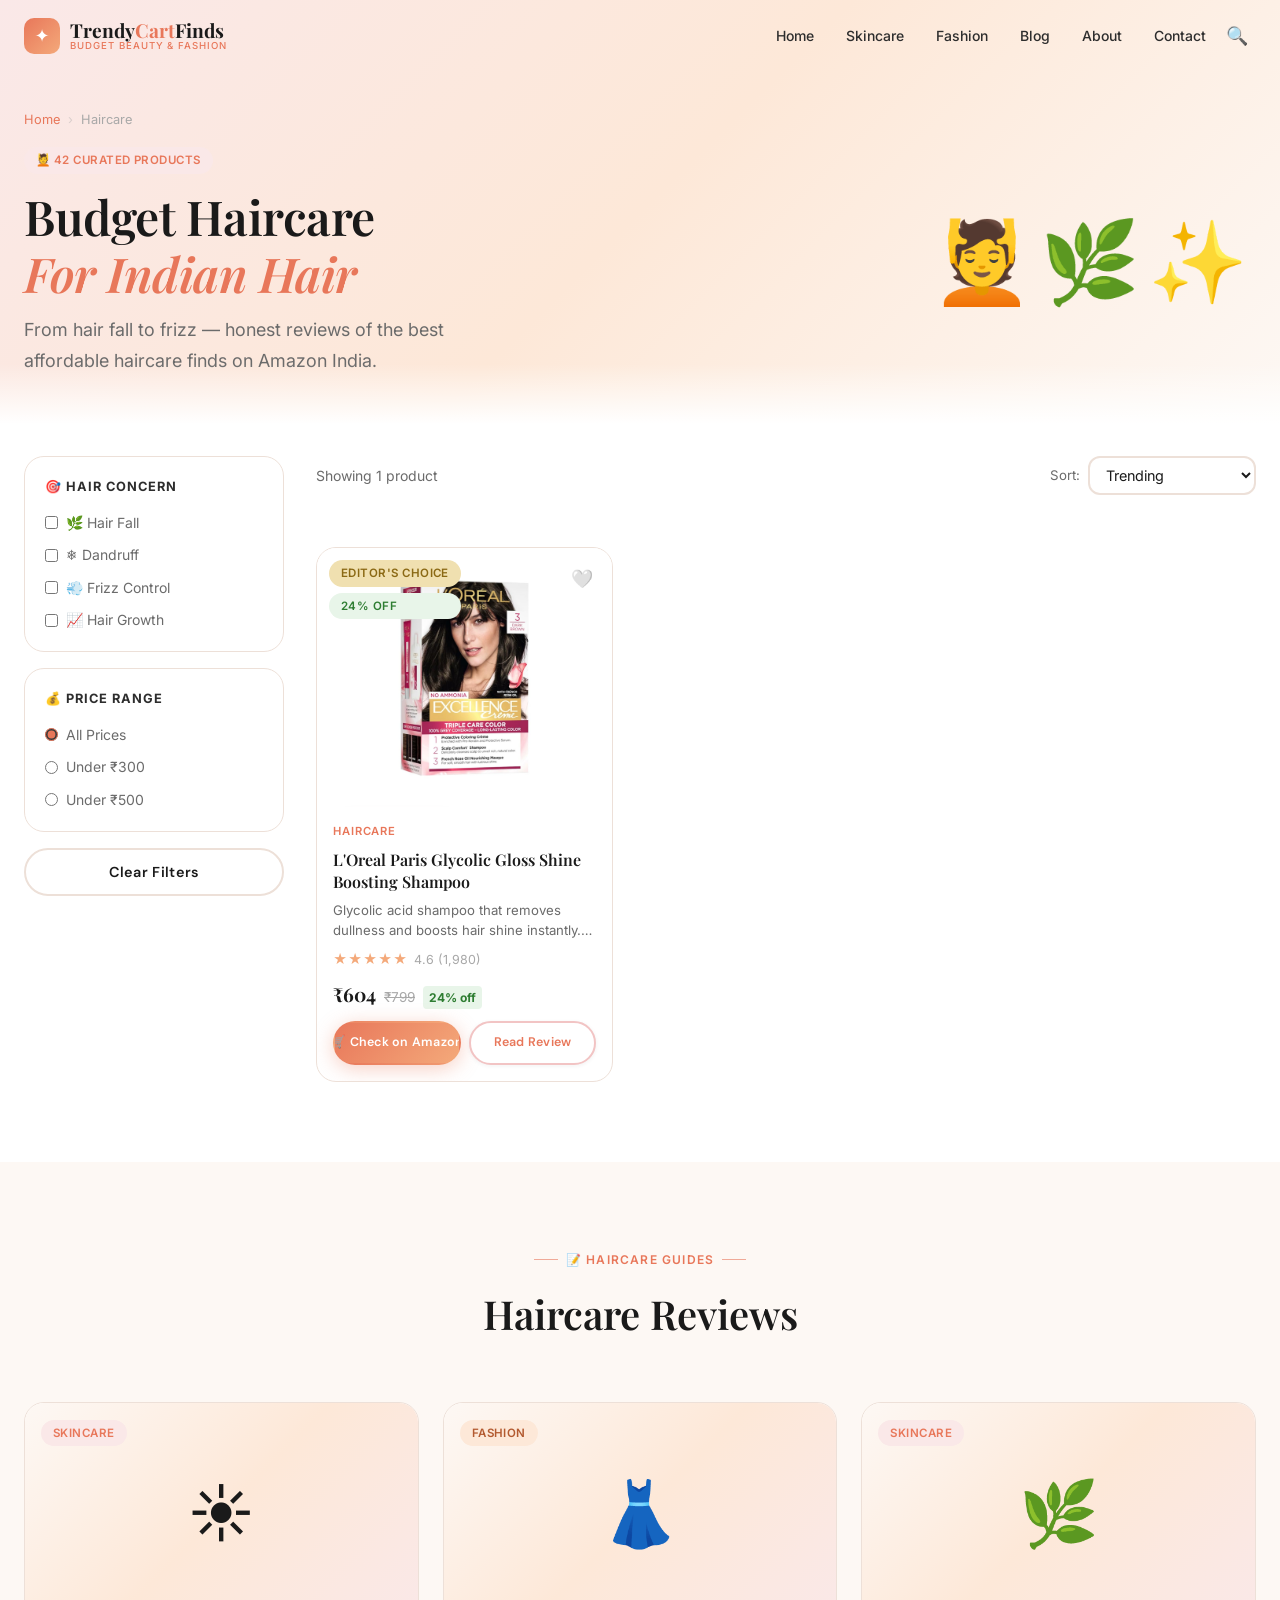
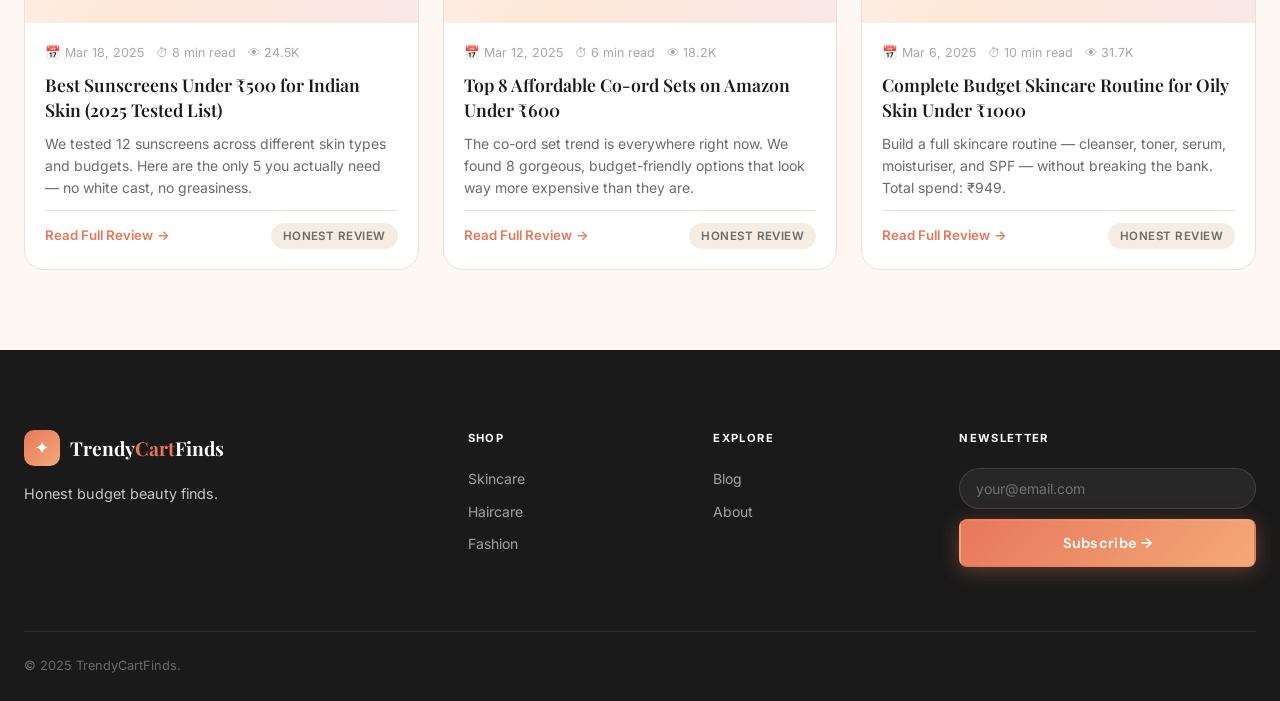
<file: category-haircare.html>
<!DOCTYPE html>
<html lang="en">
<head>
<meta charset="UTF-8"/>
<meta name="viewport" content="width=device-width,initial-scale=1"/>
<title>Budget Haircare Products – TrendyCartFinds</title>
<meta name="description" content="Best budget haircare products for Indian women under ₹500. Shampoo, hair oil, conditioner — all reviewed honestly."/>
<link rel="stylesheet" href="styles.css"/>
<link rel="stylesheet" href="category.css"/>
</head>
<body>
<nav class="navbar scrolled" id="navbar">
  <div class="navbar__inner">
    <a href="index.html" class="navbar__logo"><div class="navbar__logo-mark">✦</div><div class="navbar__logo-text">Trendy<span>Cart</span>Finds<span class="navbar__logo-sub">Budget Beauty & Fashion</span></div></a>
    <nav class="navbar__nav"><a href="index.html">Home</a><a href="category-skincare.html">Skincare</a><a href="category-fashion.html">Fashion</a><a href="blog.html">Blog</a><a href="about.html">About</a><a href="contact.html">Contact</a></nav>
    <div class="navbar__actions"><div class="navbar__search" id="navSearch"><input type="text" class="navbar__search-input" placeholder="Search…" id="navSearchInput" onkeydown="handleNavSearch(event)"/><button class="navbar__search-btn" onclick="toggleSearch()">🔍</button></div><button class="navbar__hamburger" id="hamburger" onclick="toggleMobileMenu()"><span></span><span></span><span></span></button></div>
  </div>
</nav>
<div class="mobile-menu" id="mobileMenu"><input type="text" class="mobile-menu__search" placeholder="Search…" onkeydown="handleNavSearch(event)"/><a href="index.html">🏠 Home</a><a href="category-skincare.html">✨ Skincare</a><a href="blog.html">📝 Blog</a></div>

<section class="page-hero cat-hero" style="background:linear-gradient(135deg,#FAE8E8,#FDE8D8,#FDF8F4)">
  <div class="container">
    <div class="breadcrumb"><a href="index.html">Home</a><span class="breadcrumb-sep">›</span><span>Haircare</span></div>
    <div class="cat-hero__inner">
      <div>
        <div class="badge badge-pink" style="margin-bottom:14px">💆 42 Curated Products</div>
        <h1 class="display-lg" style="margin-bottom:12px">Budget Haircare<br/><em style="color:var(--clr-coral)">For Indian Hair</em></h1>
        <p class="body-lg" style="color:var(--clr-gray);max-width:480px">From hair fall to frizz — honest reviews of the best affordable haircare finds on Amazon India.</p>
      </div>
      <div class="cat-hero__emoji">💆🌿✨</div>
    </div>
  </div>
</section>

<section class="section" style="padding-top:32px">
  <div class="container cat-layout">
    <aside class="cat-sidebar">
      <div class="sidebar-card">
        <div class="sidebar-title">🎯 Hair Concern</div>
        <div class="sidebar-options">
          <label class="sidebar-check"><input type="checkbox" value="hairfall" onchange="applyFilters()"/> 🌿 Hair Fall</label>
          <label class="sidebar-check"><input type="checkbox" value="dandruff" onchange="applyFilters()"/> ❄️ Dandruff</label>
          <label class="sidebar-check"><input type="checkbox" value="frizz" onchange="applyFilters()"/> 💨 Frizz Control</label>
          <label class="sidebar-check"><input type="checkbox" value="growth" onchange="applyFilters()"/> 📈 Hair Growth</label>
        </div>
      </div>
      <div class="sidebar-card">
        <div class="sidebar-title">💰 Price Range</div>
        <div class="sidebar-options">
          <label class="sidebar-check"><input type="radio" name="price" value="all" checked onchange="applyFilters()"/> All Prices</label>
          <label class="sidebar-check"><input type="radio" name="price" value="300" onchange="applyFilters()"/> Under ₹300</label>
          <label class="sidebar-check"><input type="radio" name="price" value="500" onchange="applyFilters()"/> Under ₹500</label>
        </div>
      </div>
      <button class="btn btn-outline btn-block" onclick="clearFilters()">Clear Filters</button>
    </aside>
    <div class="cat-main">
      <div class="cat-toolbar">
        <div class="cat-count" id="productCount">Showing haircare products</div>
        <div class="cat-sort"><label style="font-size:0.83rem;color:var(--clr-gray)">Sort:</label><select class="form-select" style="width:auto;padding:8px 12px" onchange="applyFilters()"><option value="trending">Trending</option><option value="price-asc">Price: Low →High</option><option value="rating">Top Rated</option></select></div>
      </div>
      <div class="filter-bar" id="activeFilters"></div>
      <div class="grid-3" id="productsGrid"></div>
      <div class="empty-state" id="emptyState" style="display:none"><div style="font-size:3rem;margin-bottom:12px">💆</div><h3>No products found</h3><p>Try adjusting your filters.</p><button class="btn btn-primary" onclick="clearFilters()" style="margin-top:16px">Clear Filters</button></div>
    </div>
  </div>
</section>

<section class="section" style="background:var(--clr-cream)">
  <div class="container">
    <div class="section-header"><div class="eyebrow">📝 Haircare Guides</div><h2>Haircare Reviews</h2></div>
    <div class="grid-3" id="categoryBlogs"></div>
  </div>
</section>

<footer class="footer"><div class="container"><div class="footer__grid"><div class="footer__brand"><div class="footer__logo"><div class="footer__logo-mark">✦</div><div class="footer__logo-text">Trendy<span>Cart</span>Finds</div></div><p class="footer__tagline">Honest budget beauty finds.</p></div><div><div class="footer__col-title">Shop</div><ul class="footer__links"><li><a href="category-skincare.html">Skincare</a></li><li><a href="category-haircare.html">Haircare</a></li><li><a href="category-fashion.html">Fashion</a></li></ul></div><div><div class="footer__col-title">Explore</div><ul class="footer__links"><li><a href="blog.html">Blog</a></li><li><a href="about.html">About</a></li></ul></div><div><div class="footer__col-title">Newsletter</div><form onsubmit="handleFooterNewsletter(event)" class="footer__newsletter-form"><input type="email" class="footer__newsletter-input" placeholder="your@email.com" required id="footerEmail"/><button type="submit" class="btn btn-primary" style="width:100%;border-radius:8px">Subscribe →</button><div id="footerNlSuccess" style="display:none;color:#A5D6A7;font-size:0.82rem;margin-top:8px">✓ Subscribed!</div></form></div></div><div class="footer__bottom"><p class="footer__copyright">© 2025 TrendyCartFinds.</p></div></div></footer>
<div class="toast" id="toast"></div>
<script src="data.js"></script><script src="app.js"></script><script src="category.js"></script>
<script>initCategory('haircare');</script>
</body>
</html>
</file>
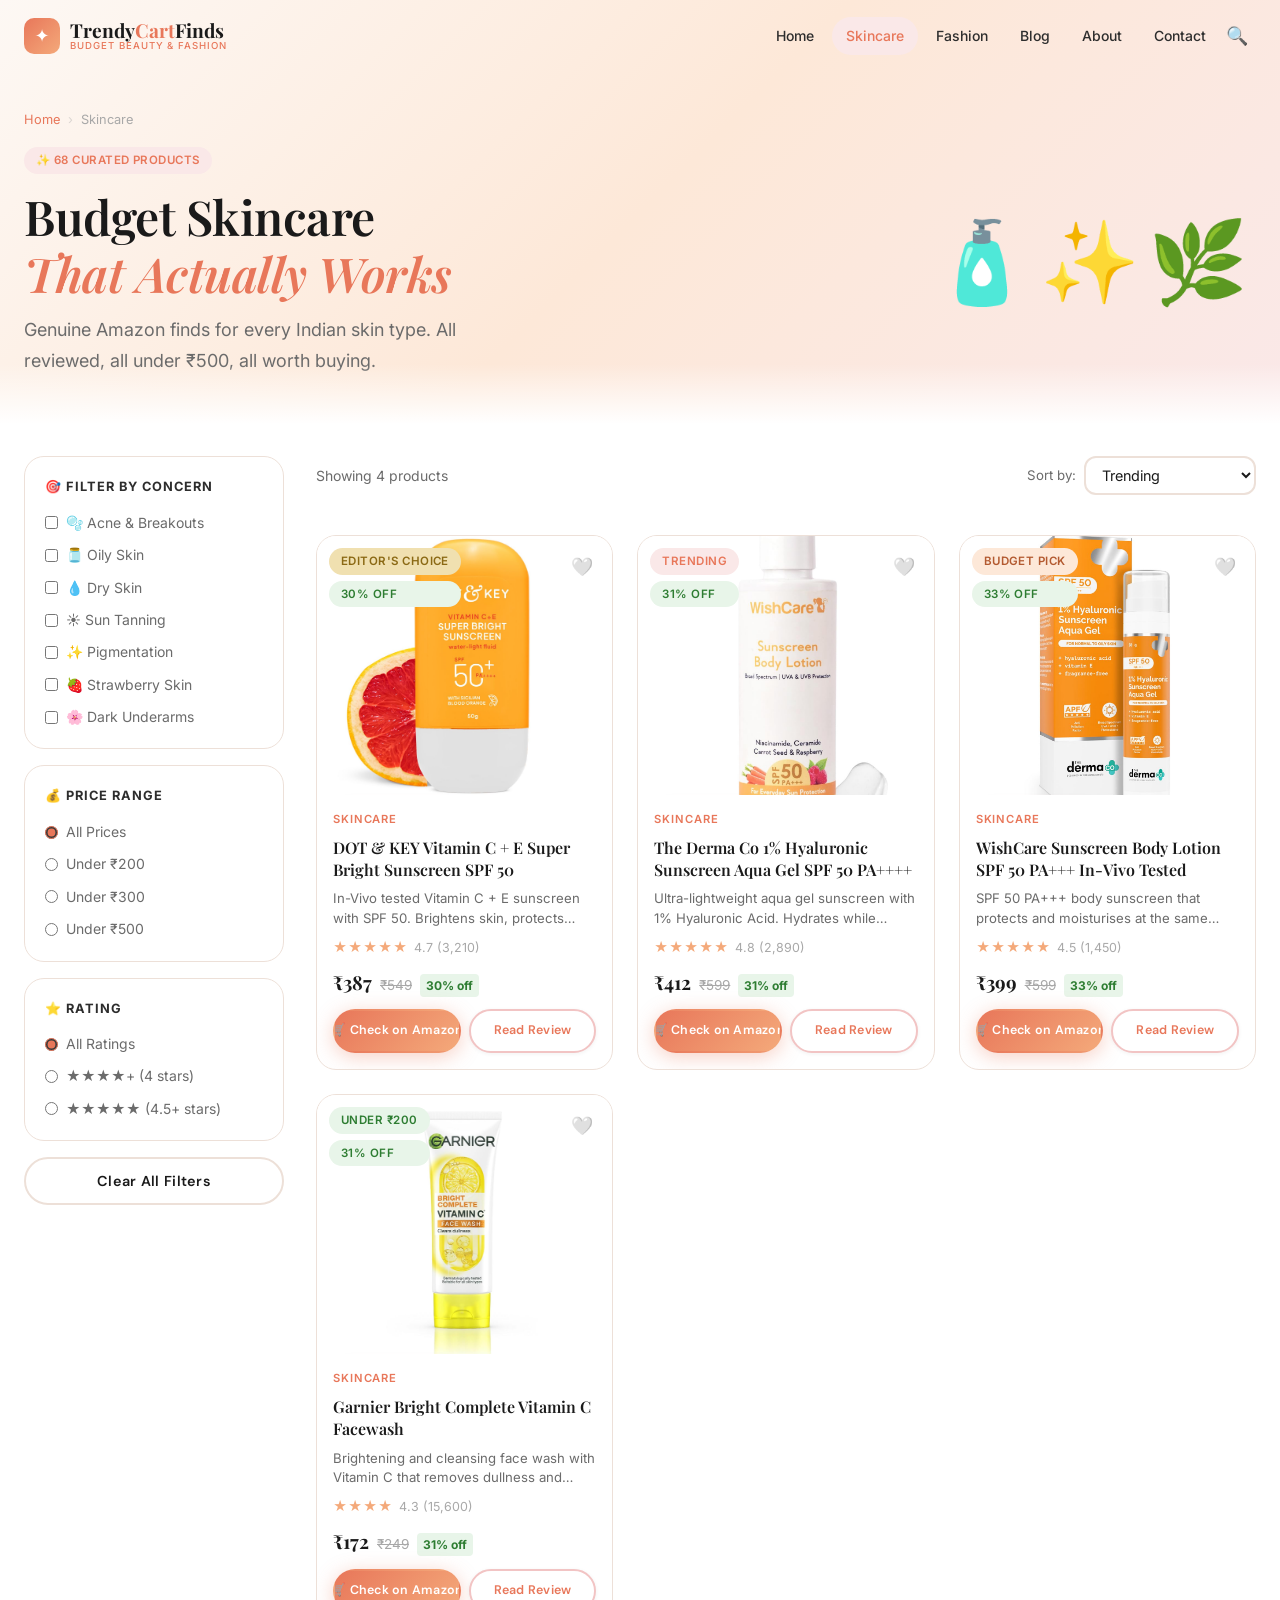
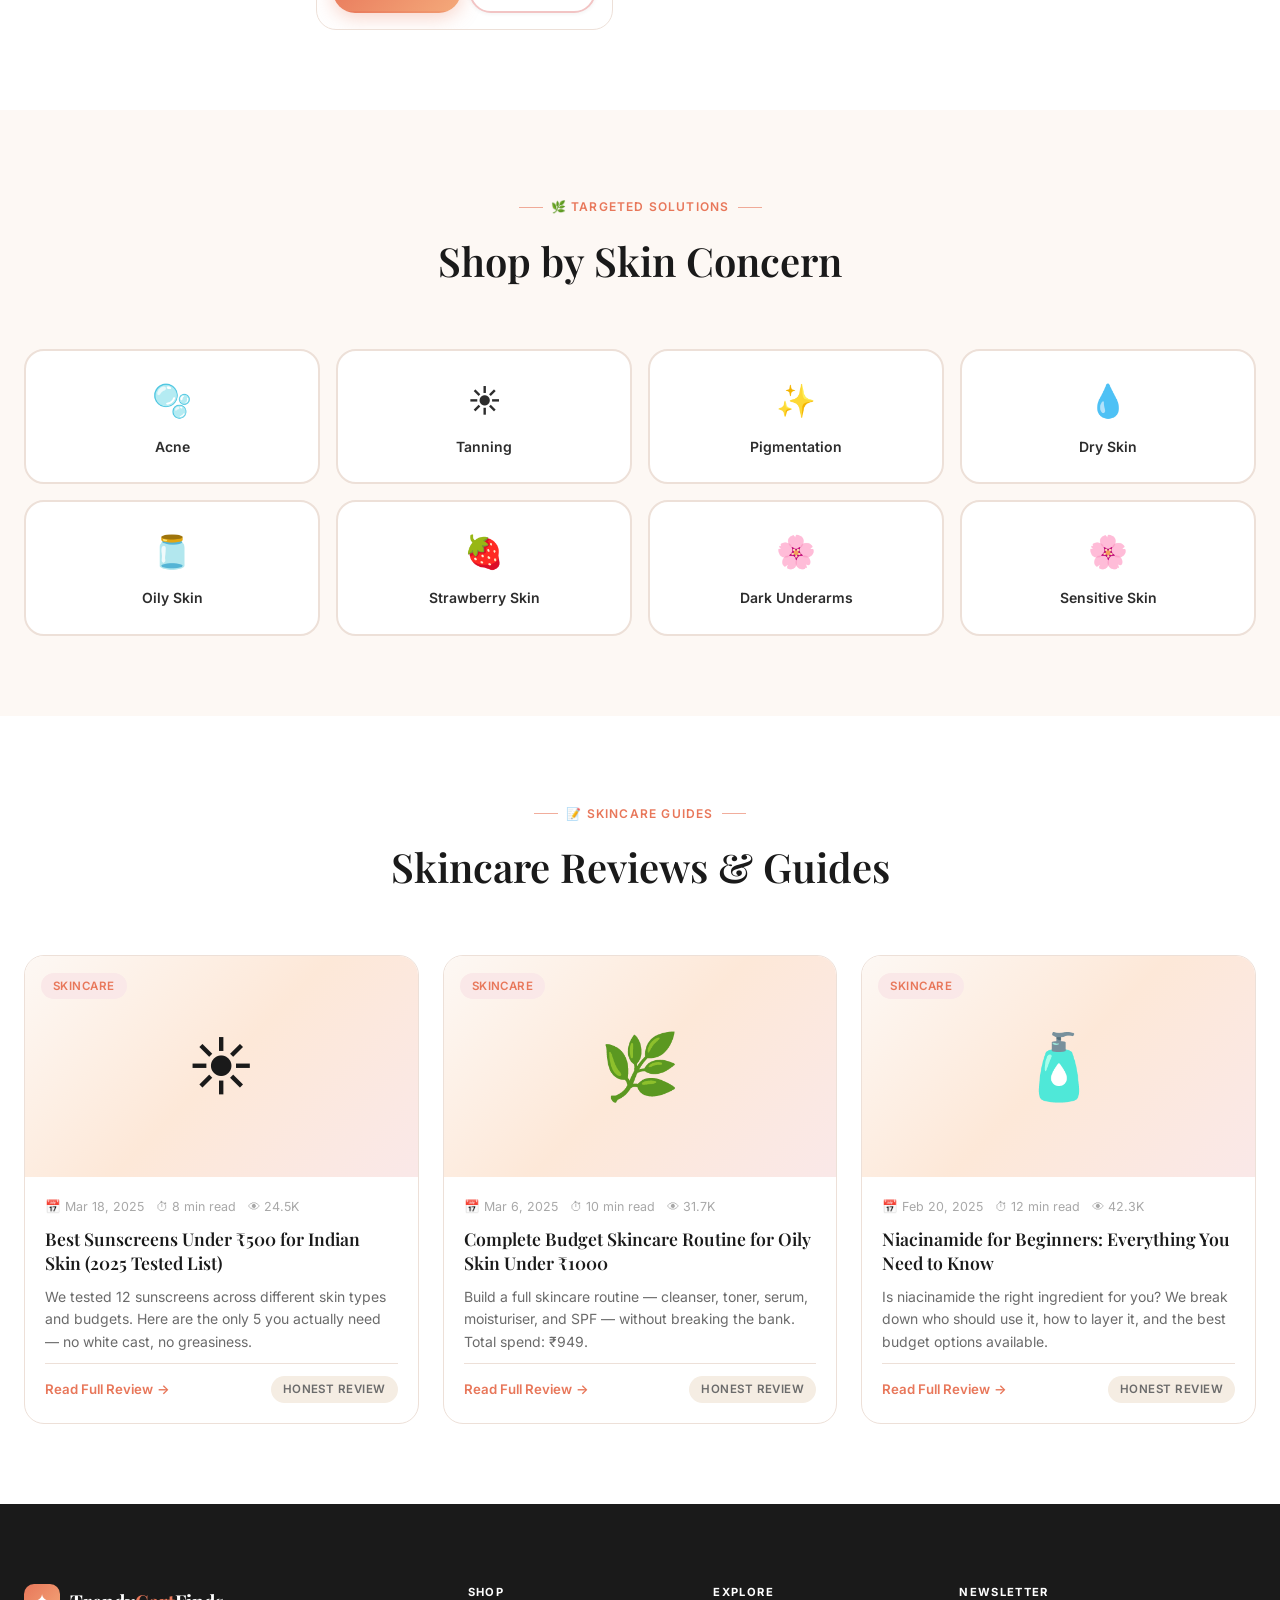
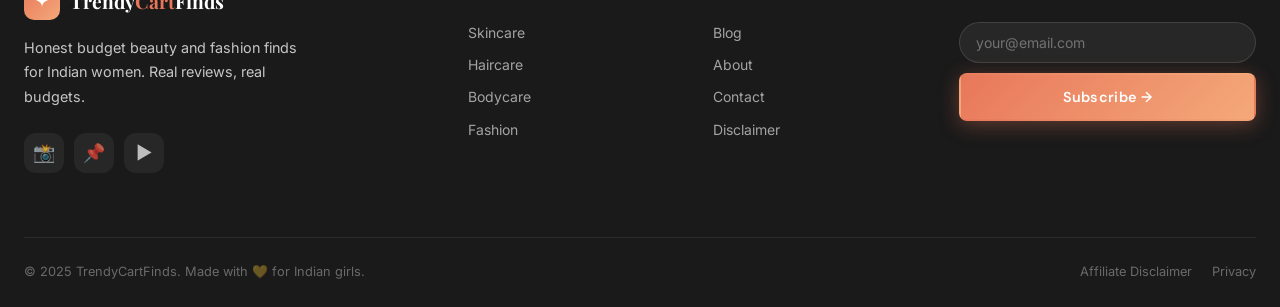
<file: category-skincare.html>
<!DOCTYPE html>
<html lang="en">
<head>
<meta charset="UTF-8"/>
<meta name="viewport" content="width=device-width,initial-scale=1"/>
<title>Best Budget Skincare Products – TrendyCartFinds</title>
<meta name="description" content="Shop the best budget skincare products under ₹500 for Indian skin. Honest reviews, Amazon picks for acne, dry skin, pigmentation and more."/>
<link rel="stylesheet" href="styles.css"/>
<link rel="stylesheet" href="category.css"/>
</head>
<body>
<nav class="navbar scrolled" id="navbar">
  <div class="navbar__inner">
    <a href="index.html" class="navbar__logo">
      <div class="navbar__logo-mark">✦</div>
      <div class="navbar__logo-text">Trendy<span>Cart</span>Finds<span class="navbar__logo-sub">Budget Beauty & Fashion</span></div>
    </a>
    <nav class="navbar__nav">
      <a href="index.html">Home</a>
      <a href="category-skincare.html" class="active">Skincare</a>
      <a href="category-fashion.html">Fashion</a>
      <a href="blog.html">Blog</a>
      <a href="about.html">About</a>
      <a href="contact.html">Contact</a>
    </nav>
    <div class="navbar__actions">
      <div class="navbar__search" id="navSearch">
        <input type="text" class="navbar__search-input" placeholder="Search…" id="navSearchInput" onkeydown="handleNavSearch(event)"/>
        <button class="navbar__search-btn" onclick="toggleSearch()" aria-label="Search">🔍</button>
      </div>
      <button class="navbar__hamburger" id="hamburger" onclick="toggleMobileMenu()"><span></span><span></span><span></span></button>
    </div>
  </div>
</nav>
<div class="mobile-menu" id="mobileMenu">
  <input type="text" class="mobile-menu__search" placeholder="Search…" onkeydown="handleNavSearch(event)"/>
  <a href="index.html">🏠 Home</a>
  <a href="category-skincare.html">✨ Skincare</a>
  <a href="category-haircare.html">💆 Haircare</a>
  <a href="category-bodycare.html">🌸 Bodycare</a>
  <a href="category-fashion.html">👗 Fashion</a>
  <a href="blog.html">📝 Blog</a>
</div>

<!-- PAGE HERO -->
<section class="page-hero cat-hero" style="background:linear-gradient(135deg,#FDF8F4,#FDE8D8,#FAE8E8)">
  <div class="container">
    <div class="breadcrumb">
      <a href="index.html">Home</a><span class="breadcrumb-sep">›</span>
      <span>Skincare</span>
    </div>
    <div class="cat-hero__inner">
      <div>
        <div class="badge badge-pink" style="margin-bottom:14px">✨ 68 Curated Products</div>
        <h1 class="display-lg" style="margin-bottom:12px">Budget Skincare<br/><em style="color:var(--clr-coral)">That Actually Works</em></h1>
        <p class="body-lg" style="color:var(--clr-gray);max-width:480px">Genuine Amazon finds for every Indian skin type. All reviewed, all under ₹500, all worth buying.</p>
      </div>
      <div class="cat-hero__emoji">🧴✨🌿</div>
    </div>
  </div>
</section>

<!-- FILTERS + PRODUCTS -->
<section class="section" style="padding-top:32px">
  <div class="container cat-layout">

    <!-- Sidebar filters -->
    <aside class="cat-sidebar">
      <div class="sidebar-card">
        <div class="sidebar-title">🎯 Filter by Concern</div>
        <div class="sidebar-options" id="concernFilters">
          <label class="sidebar-check"><input type="checkbox" value="acne" onchange="applyFilters()"/> 🫧 Acne &amp; Breakouts</label>
          <label class="sidebar-check"><input type="checkbox" value="oily" onchange="applyFilters()"/> 🫙 Oily Skin</label>
          <label class="sidebar-check"><input type="checkbox" value="dry" onchange="applyFilters()"/> 💧 Dry Skin</label>
          <label class="sidebar-check"><input type="checkbox" value="tanning" onchange="applyFilters()"/> ☀️ Sun Tanning</label>
          <label class="sidebar-check"><input type="checkbox" value="pigmentation" onchange="applyFilters()"/> ✨ Pigmentation</label>
          <label class="sidebar-check"><input type="checkbox" value="strawberry" onchange="applyFilters()"/> 🍓 Strawberry Skin</label>
          <label class="sidebar-check"><input type="checkbox" value="underarms" onchange="applyFilters()"/> 🌸 Dark Underarms</label>
        </div>
      </div>
      <div class="sidebar-card">
        <div class="sidebar-title">💰 Price Range</div>
        <div class="sidebar-options">
          <label class="sidebar-check"><input type="radio" name="price" value="all" checked onchange="applyFilters()"/> All Prices</label>
          <label class="sidebar-check"><input type="radio" name="price" value="200" onchange="applyFilters()"/> Under ₹200</label>
          <label class="sidebar-check"><input type="radio" name="price" value="300" onchange="applyFilters()"/> Under ₹300</label>
          <label class="sidebar-check"><input type="radio" name="price" value="500" onchange="applyFilters()"/> Under ₹500</label>
        </div>
      </div>
      <div class="sidebar-card">
        <div class="sidebar-title">⭐ Rating</div>
        <div class="sidebar-options">
          <label class="sidebar-check"><input type="radio" name="rating" value="all" checked onchange="applyFilters()"/> All Ratings</label>
          <label class="sidebar-check"><input type="radio" name="rating" value="4" onchange="applyFilters()"/> ★★★★+ (4 stars)</label>
          <label class="sidebar-check"><input type="radio" name="rating" value="4.5" onchange="applyFilters()"/> ★★★★★ (4.5+ stars)</label>
        </div>
      </div>
      <button class="btn btn-outline btn-block" onclick="clearFilters()">Clear All Filters</button>
    </aside>

    <!-- Main content -->
    <div class="cat-main">
      <!-- Sort + count bar -->
      <div class="cat-toolbar">
        <div class="cat-count" id="productCount">Showing all skincare products</div>
        <div class="cat-sort">
          <label style="font-size:0.83rem;color:var(--clr-gray)">Sort by:</label>
          <select class="form-select" style="width:auto;padding:8px 12px" onchange="applyFilters()">
            <option value="trending">Trending</option>
            <option value="price-asc">Price: Low to High</option>
            <option value="price-desc">Price: High to Low</option>
            <option value="rating">Top Rated</option>
          </select>
        </div>
      </div>

      <!-- Filter chips (active) -->
      <div class="filter-bar" id="activeFilters" style="margin-bottom:20px"></div>

      <!-- Product Grid -->
      <div class="grid-3" id="productsGrid"></div>

      <!-- Empty state -->
      <div class="empty-state" id="emptyState" style="display:none">
        <div style="font-size:3rem;margin-bottom:12px">🔍</div>
        <h3>No products found</h3>
        <p>Try adjusting your filters to find what you're looking for.</p>
        <button class="btn btn-primary" onclick="clearFilters()" style="margin-top:16px">Clear Filters</button>
      </div>
    </div>
  </div>
</section>

<!-- CONCERN SHOP -->
<section class="section" style="background:var(--clr-cream)">
  <div class="container">
    <div class="section-header">
      <div class="eyebrow">🌿 Targeted Solutions</div>
      <h2>Shop by Skin Concern</h2>
    </div>
    <div class="concern-grid">
      <a href="?concern=acne" class="concern-chip"><span class="concern-chip__icon">🫧</span><span>Acne</span></a>
      <a href="?concern=tanning" class="concern-chip"><span class="concern-chip__icon">☀️</span><span>Tanning</span></a>
      <a href="?concern=pigmentation" class="concern-chip"><span class="concern-chip__icon">✨</span><span>Pigmentation</span></a>
      <a href="?concern=dry" class="concern-chip"><span class="concern-chip__icon">💧</span><span>Dry Skin</span></a>
      <a href="?concern=oily" class="concern-chip"><span class="concern-chip__icon">🫙</span><span>Oily Skin</span></a>
      <a href="?concern=strawberry" class="concern-chip"><span class="concern-chip__icon">🍓</span><span>Strawberry Skin</span></a>
      <a href="?concern=underarms" class="concern-chip"><span class="concern-chip__icon">🌸</span><span>Dark Underarms</span></a>
      <a href="?concern=sensitive" class="concern-chip"><span class="concern-chip__icon">🌸</span><span>Sensitive Skin</span></a>
    </div>
  </div>
</section>

<!-- RELATED BLOGS -->
<section class="section">
  <div class="container">
    <div class="section-header">
      <div class="eyebrow">📝 Skincare Guides</div>
      <h2>Skincare Reviews & Guides</h2>
    </div>
    <div class="grid-3" id="skincareBlogs"></div>
  </div>
</section>

<!-- FOOTER same across all pages -->
<footer class="footer">
  <div class="container">
    <div class="footer__grid">
      <div class="footer__brand">
        <div class="footer__logo">
          <div class="footer__logo-mark">✦</div>
          <div class="footer__logo-text">Trendy<span>Cart</span>Finds</div>
        </div>
        <p class="footer__tagline">Honest budget beauty and fashion finds for Indian women. Real reviews, real budgets.</p>
        <div class="footer__social">
          <a href="#" class="footer__social-link">📸</a>
          <a href="#" class="footer__social-link">📌</a>
          <a href="#" class="footer__social-link">▶️</a>
        </div>
      </div>
      <div>
        <div class="footer__col-title">Shop</div>
        <ul class="footer__links">
          <li><a href="category-skincare.html">Skincare</a></li>
          <li><a href="category-haircare.html">Haircare</a></li>
          <li><a href="category-bodycare.html">Bodycare</a></li>
          <li><a href="category-fashion.html">Fashion</a></li>
        </ul>
      </div>
      <div>
        <div class="footer__col-title">Explore</div>
        <ul class="footer__links">
          <li><a href="blog.html">Blog</a></li>
          <li><a href="about.html">About</a></li>
          <li><a href="contact.html">Contact</a></li>
          <li><a href="disclaimer.html">Disclaimer</a></li>
        </ul>
      </div>
      <div>
        <div class="footer__col-title">Newsletter</div>
        <form onsubmit="handleFooterNewsletter(event)" class="footer__newsletter-form">
          <input type="email" class="footer__newsletter-input" placeholder="your@email.com" required id="footerEmail"/>
          <button type="submit" class="btn btn-primary" style="width:100%;border-radius:8px">Subscribe →</button>
          <div id="footerNlSuccess" style="display:none;color:#A5D6A7;font-size:0.82rem;margin-top:8px">✓ Subscribed!</div>
        </form>
      </div>
    </div>
    <div class="footer__bottom">
      <p class="footer__copyright">© 2025 TrendyCartFinds. Made with 💛 for Indian girls.</p>
      <div class="footer__links-bottom">
        <a href="disclaimer.html">Affiliate Disclaimer</a>
        <a href="privacy.html">Privacy</a>
      </div>
    </div>
  </div>
</footer>

<div class="toast" id="toast"></div>
<script src="data.js"></script>
<script src="app.js"></script>
<script src="category.js"></script>
<script>initCategory('skincare');</script>
</body>
</html>
</file>
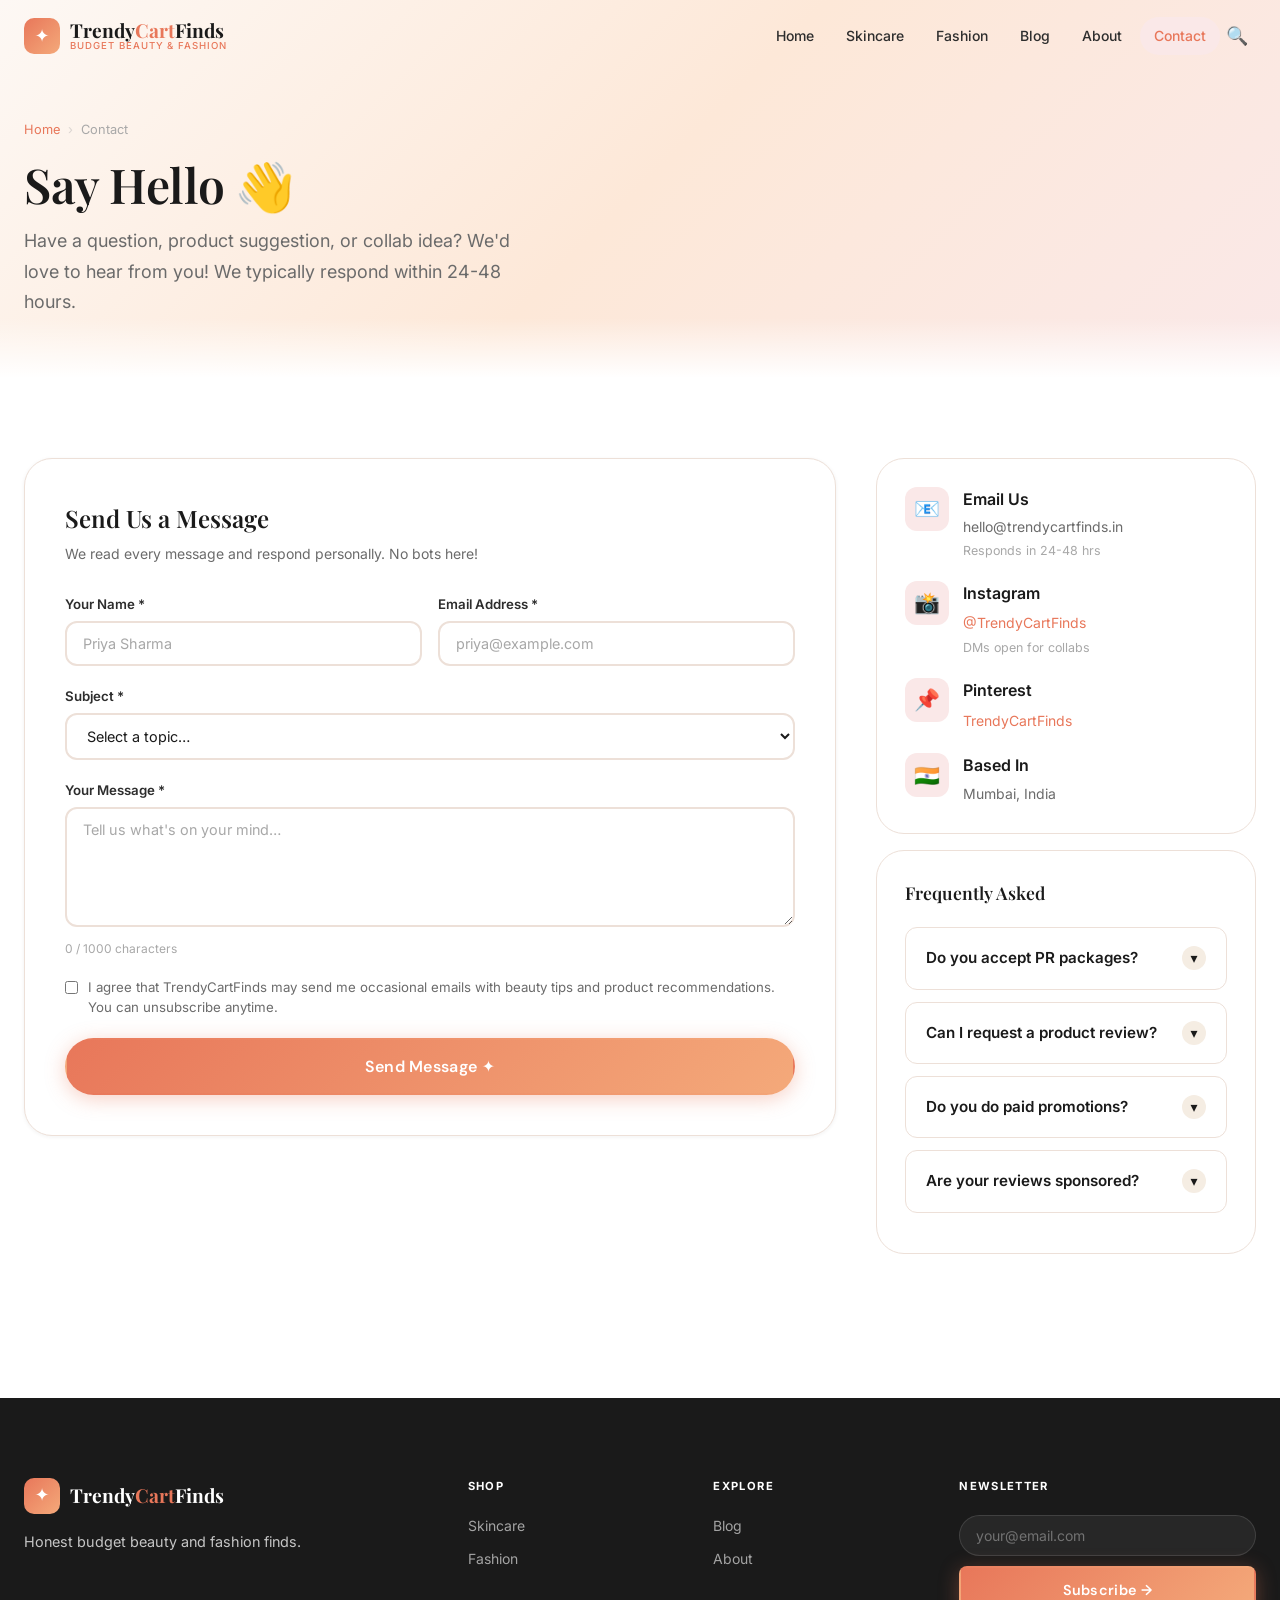
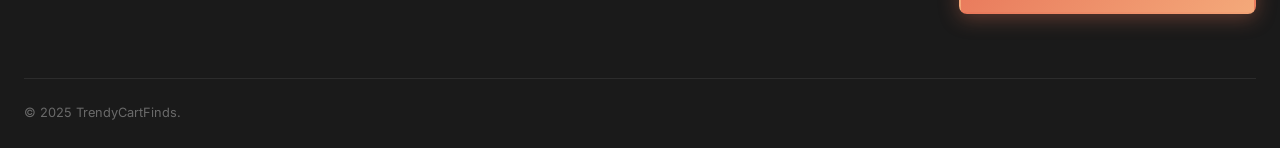
<file: contact.html>
<!DOCTYPE html>
<html lang="en">
<head>
<meta charset="UTF-8"/>
<meta name="viewport" content="width=device-width,initial-scale=1"/>
<title>Contact Us – TrendyCartFinds</title>
<meta name="description" content="Get in touch with TrendyCartFinds for product recommendations, collaborations, or queries."/>
<link rel="stylesheet" href="styles.css"/>
<link rel="stylesheet" href="contact.css"/>
</head>
<body>
<nav class="navbar scrolled" id="navbar">
  <div class="navbar__inner">
    <a href="index.html" class="navbar__logo"><div class="navbar__logo-mark">✦</div><div class="navbar__logo-text">Trendy<span>Cart</span>Finds<span class="navbar__logo-sub">Budget Beauty & Fashion</span></div></a>
    <nav class="navbar__nav">
      <a href="index.html">Home</a><a href="category-skincare.html">Skincare</a><a href="category-fashion.html">Fashion</a><a href="blog.html">Blog</a><a href="about.html">About</a><a href="contact.html" class="active">Contact</a>
    </nav>
    <div class="navbar__actions">
      <div class="navbar__search" id="navSearch"><input type="text" class="navbar__search-input" placeholder="Search…" id="navSearchInput" onkeydown="handleNavSearch(event)"/><button class="navbar__search-btn" onclick="toggleSearch()">🔍</button></div>
      <button class="navbar__hamburger" id="hamburger" onclick="toggleMobileMenu()"><span></span><span></span><span></span></button>
    </div>
  </div>
</nav>
<div class="mobile-menu" id="mobileMenu">
  <input type="text" class="mobile-menu__search" placeholder="Search…" onkeydown="handleNavSearch(event)"/>
  <a href="index.html">🏠 Home</a><a href="category-skincare.html">✨ Skincare</a><a href="blog.html">📝 Blog</a>
</div>

<!-- HERO -->
<section class="page-hero" style="background:linear-gradient(135deg,#FDF8F4,#FDE8D8,#FAE8E8)">
  <div class="container">
    <div class="breadcrumb"><a href="index.html">Home</a><span class="breadcrumb-sep">›</span><span>Contact</span></div>
    <h1 class="display-lg" style="margin-bottom:12px">Say Hello 👋</h1>
    <p class="body-lg" style="color:var(--clr-gray);max-width:500px">Have a question, product suggestion, or collab idea? We'd love to hear from you! We typically respond within 24-48 hours.</p>
  </div>
</section>

<section class="section">
  <div class="container contact-layout">

    <!-- Contact Form -->
    <div class="contact-form-wrap">
      <div class="contact-form-card">
        <h2 style="font-family:var(--font-display);font-size:1.5rem;font-weight:600;margin-bottom:6px">Send Us a Message</h2>
        <p style="color:var(--clr-gray);font-size:0.875rem;margin-bottom:28px">We read every message and respond personally. No bots here!</p>

        <form id="contactForm" onsubmit="handleContact(event)">
          <div class="grid-2" style="gap:16px">
            <div class="form-group">
              <label class="form-label" for="contactName">Your Name *</label>
              <input type="text" id="contactName" class="form-input" placeholder="Priya Sharma" required/>
              <div class="form-error" id="nameError">Please enter your name</div>
            </div>
            <div class="form-group">
              <label class="form-label" for="contactEmail">Email Address *</label>
              <input type="email" id="contactEmail" class="form-input" placeholder="priya@example.com" required/>
              <div class="form-error" id="emailError">Please enter a valid email</div>
            </div>
          </div>

          <div class="form-group">
            <label class="form-label" for="contactSubject">Subject *</label>
            <select id="contactSubject" class="form-select" required>
              <option value="">Select a topic…</option>
              <option>Product Recommendation Request</option>
              <option>Brand Collaboration</option>
              <option>Review Request</option>
              <option>Affiliate Partnership</option>
              <option>General Inquiry</option>
              <option>Other</option>
            </select>
          </div>

          <div class="form-group">
            <label class="form-label" for="contactMsg">Your Message *</label>
            <textarea id="contactMsg" class="form-textarea" rows="5" placeholder="Tell us what's on your mind…" required></textarea>
            <div style="font-size:0.75rem;color:var(--clr-gray-light);margin-top:4px" id="charCount">0 / 1000 characters</div>
          </div>

          <div class="form-group" style="display:flex;align-items:flex-start;gap:10px">
            <input type="checkbox" id="contactConsent" required style="margin-top:3px;accent-color:var(--clr-coral)"/>
            <label for="contactConsent" style="font-size:0.83rem;color:var(--clr-gray);line-height:1.5">I agree that TrendyCartFinds may send me occasional emails with beauty tips and product recommendations. You can unsubscribe anytime.</label>
          </div>

          <div class="form-success" id="contactSuccess">
            <span>🎉</span> Message sent! We'll get back to you within 24-48 hours.
          </div>

          <button type="submit" class="btn btn-primary btn-lg btn-block" id="contactSubmit">
            Send Message ✦
          </button>
        </form>
      </div>
    </div>

    <!-- Contact Info -->
    <aside class="contact-info">
      <div class="contact-info-card">
        <div class="contact-info-item">
          <div class="contact-info-icon">📧</div>
          <div>
            <div style="font-weight:600;margin-bottom:4px">Email Us</div>
            <div style="font-size:0.875rem;color:var(--clr-gray)">hello@trendycartfinds.in</div>
            <div style="font-size:0.78rem;color:var(--clr-gray-light);margin-top:2px">Responds in 24-48 hrs</div>
          </div>
        </div>
        <div class="contact-info-item">
          <div class="contact-info-icon">📸</div>
          <div>
            <div style="font-weight:600;margin-bottom:4px">Instagram</div>
            <a href="#" style="font-size:0.875rem;color:var(--clr-coral)">@TrendyCartFinds</a>
            <div style="font-size:0.78rem;color:var(--clr-gray-light);margin-top:2px">DMs open for collabs</div>
          </div>
        </div>
        <div class="contact-info-item">
          <div class="contact-info-icon">📌</div>
          <div>
            <div style="font-weight:600;margin-bottom:4px">Pinterest</div>
            <a href="#" style="font-size:0.875rem;color:var(--clr-coral)">TrendyCartFinds</a>
          </div>
        </div>
        <div class="contact-info-item">
          <div class="contact-info-icon">🇮🇳</div>
          <div>
            <div style="font-weight:600;margin-bottom:4px">Based In</div>
            <div style="font-size:0.875rem;color:var(--clr-gray)">Mumbai, India</div>
          </div>
        </div>
      </div>

      <div class="contact-faq-card">
        <h3 style="font-family:var(--font-display);font-size:1.1rem;font-weight:600;margin-bottom:20px">Frequently Asked</h3>
        <div class="faq-item" onclick="toggleFaq(this)">
          <div class="faq-question">Do you accept PR packages?<div class="faq-arrow">▾</div></div>
          <div class="faq-answer">Yes! We accept PR for honest review features. Please reach out via email with your product details and brand information.</div>
        </div>
        <div class="faq-item" onclick="toggleFaq(this)">
          <div class="faq-question">Can I request a product review?<div class="faq-arrow">▾</div></div>
          <div class="faq-answer">Absolutely! If you've found a great budget find on Amazon that you think our readers would love, reach out and we'll add it to our review queue.</div>
        </div>
        <div class="faq-item" onclick="toggleFaq(this)">
          <div class="faq-question">Do you do paid promotions?<div class="faq-arrow">▾</div></div>
          <div class="faq-answer">We only promote products we genuinely believe in. All paid partnerships are clearly disclosed in our content.</div>
        </div>
        <div class="faq-item" onclick="toggleFaq(this)">
          <div class="faq-question">Are your reviews sponsored?<div class="faq-arrow">▾</div></div>
          <div class="faq-answer">Our reviews are 100% honest and unbiased. We earn through Amazon affiliate commissions, which never influence our recommendations.</div>
        </div>
      </div>
    </aside>
  </div>
</section>

<footer class="footer">
  <div class="container">
    <div class="footer__grid">
      <div class="footer__brand"><div class="footer__logo"><div class="footer__logo-mark">✦</div><div class="footer__logo-text">Trendy<span>Cart</span>Finds</div></div><p class="footer__tagline">Honest budget beauty and fashion finds.</p></div>
      <div><div class="footer__col-title">Shop</div><ul class="footer__links"><li><a href="category-skincare.html">Skincare</a></li><li><a href="category-fashion.html">Fashion</a></li></ul></div>
      <div><div class="footer__col-title">Explore</div><ul class="footer__links"><li><a href="blog.html">Blog</a></li><li><a href="about.html">About</a></li></ul></div>
      <div><div class="footer__col-title">Newsletter</div><form onsubmit="handleFooterNewsletter(event)" class="footer__newsletter-form"><input type="email" class="footer__newsletter-input" placeholder="your@email.com" required id="footerEmail"/><button type="submit" class="btn btn-primary" style="width:100%;border-radius:8px">Subscribe →</button><div id="footerNlSuccess" style="display:none;color:#A5D6A7;font-size:0.82rem;margin-top:8px">✓ Subscribed!</div></form></div>
    </div>
    <div class="footer__bottom"><p class="footer__copyright">© 2025 TrendyCartFinds.</p></div>
  </div>
</footer>
<div class="toast" id="toast"></div>
<script src="data.js"></script><script src="app.js"></script>
<script>
function handleContact(e) {
  e.preventDefault();
  const btn = document.getElementById('contactSubmit');
  btn.textContent = 'Sending…';
  btn.disabled = true;
  setTimeout(() => {
    const successEl = document.getElementById('contactSuccess');
    successEl.classList.add('visible');
    btn.style.display = 'none';
    document.getElementById('contactForm').reset();
    showToast('Message sent! We\'ll be in touch soon 💛', 'success');
    // Store locally
    const submissions = JSON.parse(localStorage.getItem('tcf_contact') || '[]');
    submissions.push({
      name: document.getElementById('contactName')?.value,
      email: document.getElementById('contactEmail')?.value,
      subject: document.getElementById('contactSubject')?.value,
      message: document.getElementById('contactMsg')?.value,
      date: new Date().toISOString()
    });
    localStorage.setItem('tcf_contact', JSON.stringify(submissions));
  }, 1200);
}

// Char counter
document.getElementById('contactMsg')?.addEventListener('input', function() {
  document.getElementById('charCount').textContent = `${this.value.length} / 1000 characters`;
});

function toggleFaq(item) {
  item.classList.toggle('open');
}
</script>
</body>
</html>
</file>
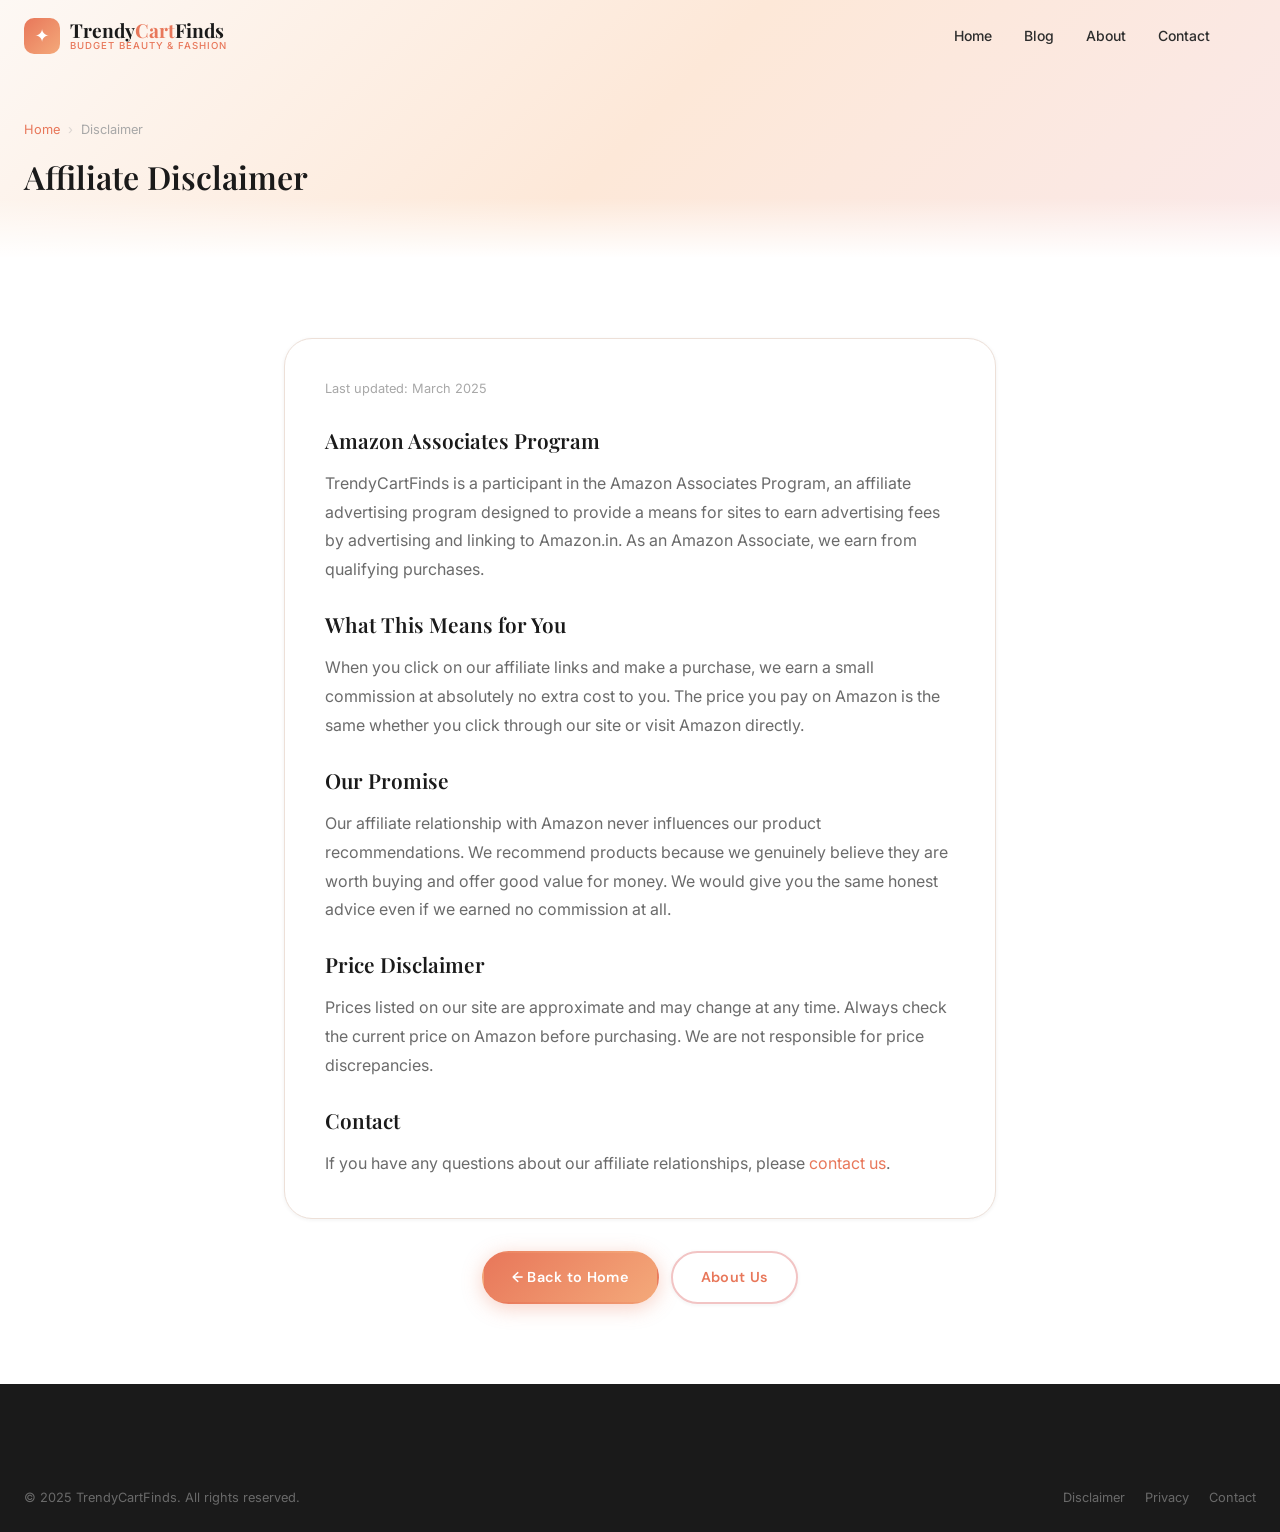
<file: disclaimer.html>
<!DOCTYPE html>
<html lang="en">
<head>
<meta charset="UTF-8"/><meta name="viewport" content="width=device-width,initial-scale=1"/>
<title>Affiliate Disclaimer – TrendyCartFinds</title>
<link rel="stylesheet" href="styles.css"/>
</head>
<body>
<nav class="navbar scrolled" id="navbar">
  <div class="navbar__inner">
    <a href="index.html" class="navbar__logo"><div class="navbar__logo-mark">✦</div><div class="navbar__logo-text">Trendy<span>Cart</span>Finds<span class="navbar__logo-sub">Budget Beauty & Fashion</span></div></a>
    <nav class="navbar__nav"><a href="index.html">Home</a><a href="blog.html">Blog</a><a href="about.html">About</a><a href="contact.html">Contact</a></nav>
    <div class="navbar__actions"><button class="navbar__hamburger" id="hamburger" onclick="toggleMobileMenu()"><span></span><span></span><span></span></button></div>
  </div>
</nav>
<div class="mobile-menu" id="mobileMenu"><a href="index.html">🏠 Home</a><a href="blog.html">📝 Blog</a></div>

<section class="page-hero" style="background:var(--gradient-hero)">
  <div class="container"><div class="breadcrumb"><a href="index.html">Home</a><span class="breadcrumb-sep">›</span><span>Disclaimer</span></div><h1 class="display-md">Affiliate Disclaimer</h1></div>
</section>

<section class="section"><div class="container" style="max-width:760px">
  <div style="background:white;border-radius:var(--radius-xl);padding:40px;border:1px solid var(--clr-border);box-shadow:var(--shadow-sm)">
    <p style="font-size:0.8rem;color:var(--clr-gray-light);margin-bottom:24px">Last updated: March 2025</p>

    <h2 style="font-family:var(--font-display);font-size:1.3rem;font-weight:600;margin-bottom:12px">Amazon Associates Program</h2>
    <p style="color:var(--clr-gray);line-height:1.8;margin-bottom:24px">TrendyCartFinds is a participant in the Amazon Associates Program, an affiliate advertising program designed to provide a means for sites to earn advertising fees by advertising and linking to Amazon.in. As an Amazon Associate, we earn from qualifying purchases.</p>

    <h2 style="font-family:var(--font-display);font-size:1.3rem;font-weight:600;margin-bottom:12px">What This Means for You</h2>
    <p style="color:var(--clr-gray);line-height:1.8;margin-bottom:24px">When you click on our affiliate links and make a purchase, we earn a small commission at absolutely no extra cost to you. The price you pay on Amazon is the same whether you click through our site or visit Amazon directly.</p>

    <h2 style="font-family:var(--font-display);font-size:1.3rem;font-weight:600;margin-bottom:12px">Our Promise</h2>
    <p style="color:var(--clr-gray);line-height:1.8;margin-bottom:24px">Our affiliate relationship with Amazon never influences our product recommendations. We recommend products because we genuinely believe they are worth buying and offer good value for money. We would give you the same honest advice even if we earned no commission at all.</p>

    <h2 style="font-family:var(--font-display);font-size:1.3rem;font-weight:600;margin-bottom:12px">Price Disclaimer</h2>
    <p style="color:var(--clr-gray);line-height:1.8;margin-bottom:24px">Prices listed on our site are approximate and may change at any time. Always check the current price on Amazon before purchasing. We are not responsible for price discrepancies.</p>

    <h2 style="font-family:var(--font-display);font-size:1.3rem;font-weight:600;margin-bottom:12px">Contact</h2>
    <p style="color:var(--clr-gray);line-height:1.8">If you have any questions about our affiliate relationships, please <a href="contact.html" style="color:var(--clr-coral)">contact us</a>.</p>
  </div>
  <div style="text-align:center;margin-top:32px;display:flex;gap:12px;justify-content:center;flex-wrap:wrap">
    <a href="index.html" class="btn btn-primary">← Back to Home</a>
    <a href="about.html" class="btn btn-secondary">About Us</a>
  </div>
</div></section>

<footer class="footer"><div class="container"><div class="footer__bottom"><p class="footer__copyright">© 2025 TrendyCartFinds. All rights reserved.</p><div class="footer__links-bottom"><a href="disclaimer.html">Disclaimer</a><a href="privacy.html">Privacy</a><a href="contact.html">Contact</a></div></div></div></footer>
<div class="toast" id="toast"></div>
<script src="data.js"></script><script src="app.js"></script>
</body>
</html>
</file>
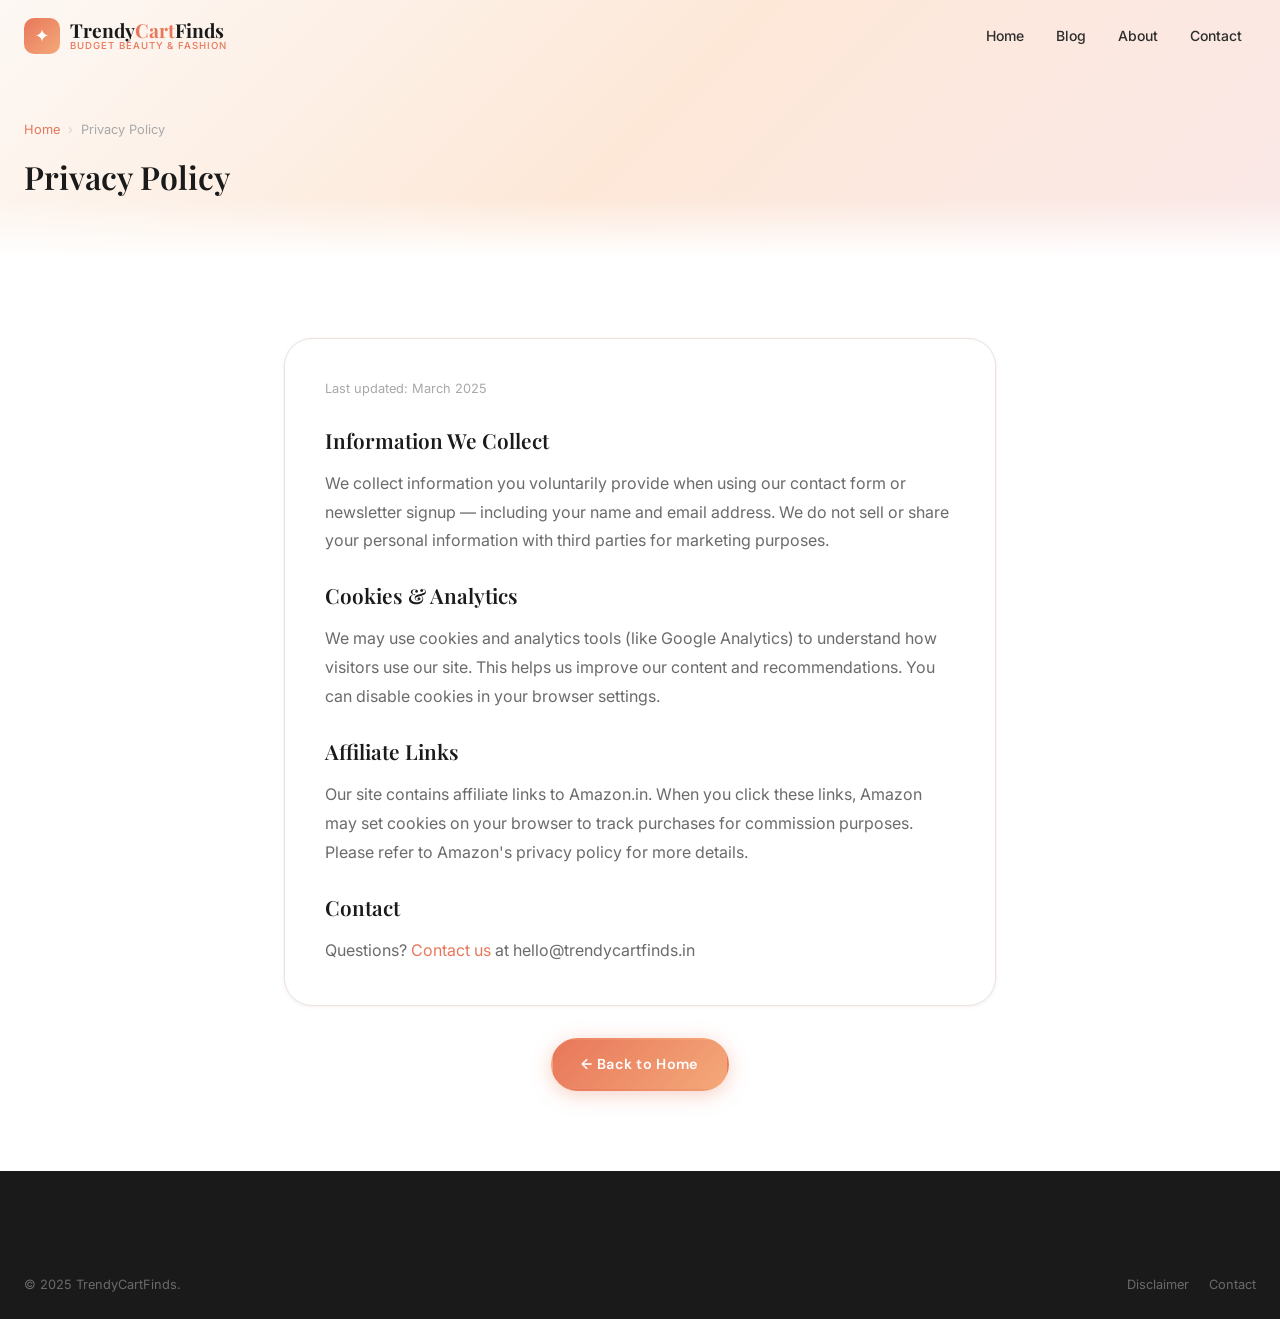
<file: privacy.html>
<!DOCTYPE html>
<html lang="en">
<head>
<meta charset="UTF-8"/><meta name="viewport" content="width=device-width,initial-scale=1"/>
<title>Privacy Policy – TrendyCartFinds</title>
<link rel="stylesheet" href="styles.css"/>
</head>
<body>
<nav class="navbar scrolled" id="navbar">
  <div class="navbar__inner">
    <a href="index.html" class="navbar__logo"><div class="navbar__logo-mark">✦</div><div class="navbar__logo-text">Trendy<span>Cart</span>Finds<span class="navbar__logo-sub">Budget Beauty & Fashion</span></div></a>
    <nav class="navbar__nav"><a href="index.html">Home</a><a href="blog.html">Blog</a><a href="about.html">About</a><a href="contact.html">Contact</a></nav>
  </div>
</nav>

<section class="page-hero" style="background:var(--gradient-hero)">
  <div class="container"><div class="breadcrumb"><a href="index.html">Home</a><span class="breadcrumb-sep">›</span><span>Privacy Policy</span></div><h1 class="display-md">Privacy Policy</h1></div>
</section>

<section class="section"><div class="container" style="max-width:760px">
  <div style="background:white;border-radius:var(--radius-xl);padding:40px;border:1px solid var(--clr-border);box-shadow:var(--shadow-sm)">
    <p style="font-size:0.8rem;color:var(--clr-gray-light);margin-bottom:24px">Last updated: March 2025</p>

    <h2 style="font-family:var(--font-display);font-size:1.3rem;font-weight:600;margin-bottom:12px">Information We Collect</h2>
    <p style="color:var(--clr-gray);line-height:1.8;margin-bottom:24px">We collect information you voluntarily provide when using our contact form or newsletter signup — including your name and email address. We do not sell or share your personal information with third parties for marketing purposes.</p>

    <h2 style="font-family:var(--font-display);font-size:1.3rem;font-weight:600;margin-bottom:12px">Cookies & Analytics</h2>
    <p style="color:var(--clr-gray);line-height:1.8;margin-bottom:24px">We may use cookies and analytics tools (like Google Analytics) to understand how visitors use our site. This helps us improve our content and recommendations. You can disable cookies in your browser settings.</p>

    <h2 style="font-family:var(--font-display);font-size:1.3rem;font-weight:600;margin-bottom:12px">Affiliate Links</h2>
    <p style="color:var(--clr-gray);line-height:1.8;margin-bottom:24px">Our site contains affiliate links to Amazon.in. When you click these links, Amazon may set cookies on your browser to track purchases for commission purposes. Please refer to Amazon's privacy policy for more details.</p>

    <h2 style="font-family:var(--font-display);font-size:1.3rem;font-weight:600;margin-bottom:12px">Contact</h2>
    <p style="color:var(--clr-gray);line-height:1.8">Questions? <a href="contact.html" style="color:var(--clr-coral)">Contact us</a> at hello@trendycartfinds.in</p>
  </div>
  <div style="text-align:center;margin-top:32px"><a href="index.html" class="btn btn-primary">← Back to Home</a></div>
</div></section>

<footer class="footer"><div class="container"><div class="footer__bottom"><p class="footer__copyright">© 2025 TrendyCartFinds.</p><div class="footer__links-bottom"><a href="disclaimer.html">Disclaimer</a><a href="contact.html">Contact</a></div></div></div></footer>
<div class="toast" id="toast"></div>
<script src="data.js"></script><script src="app.js"></script>
</body>
</html>
</file>
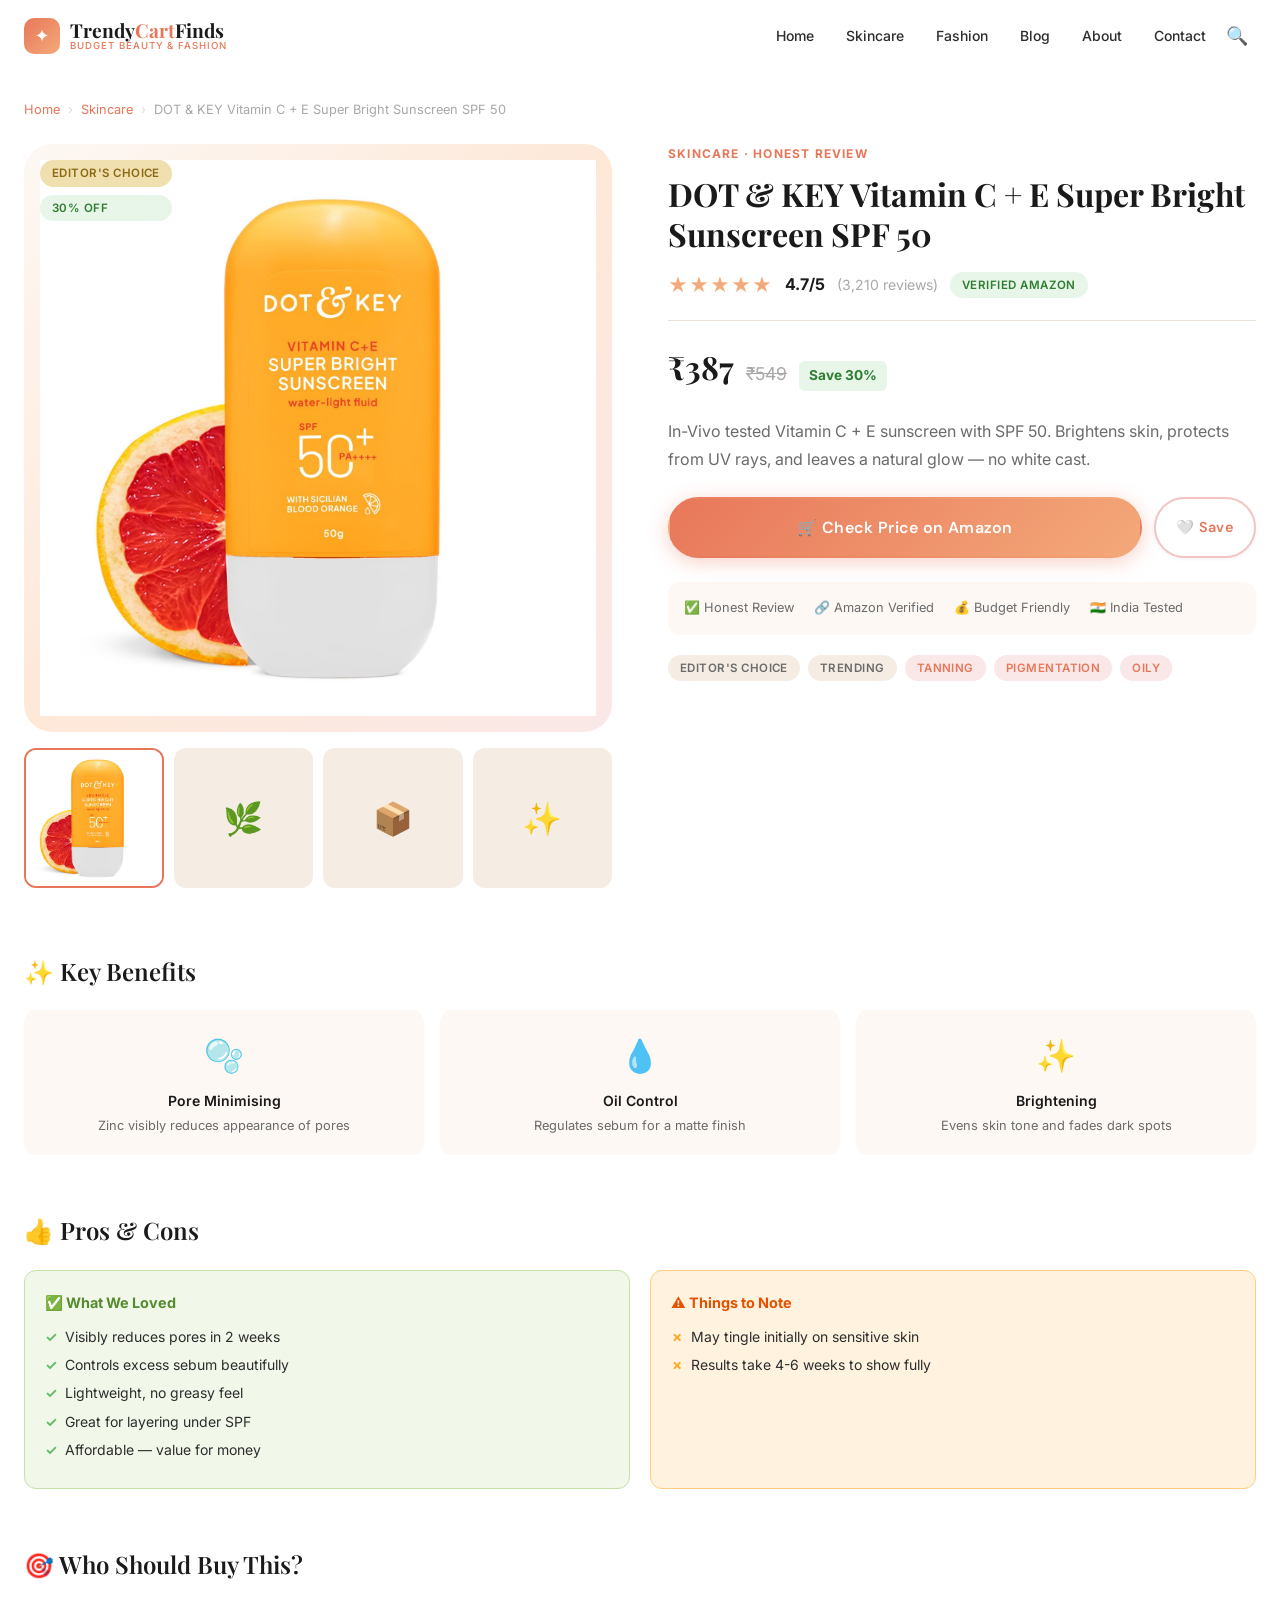
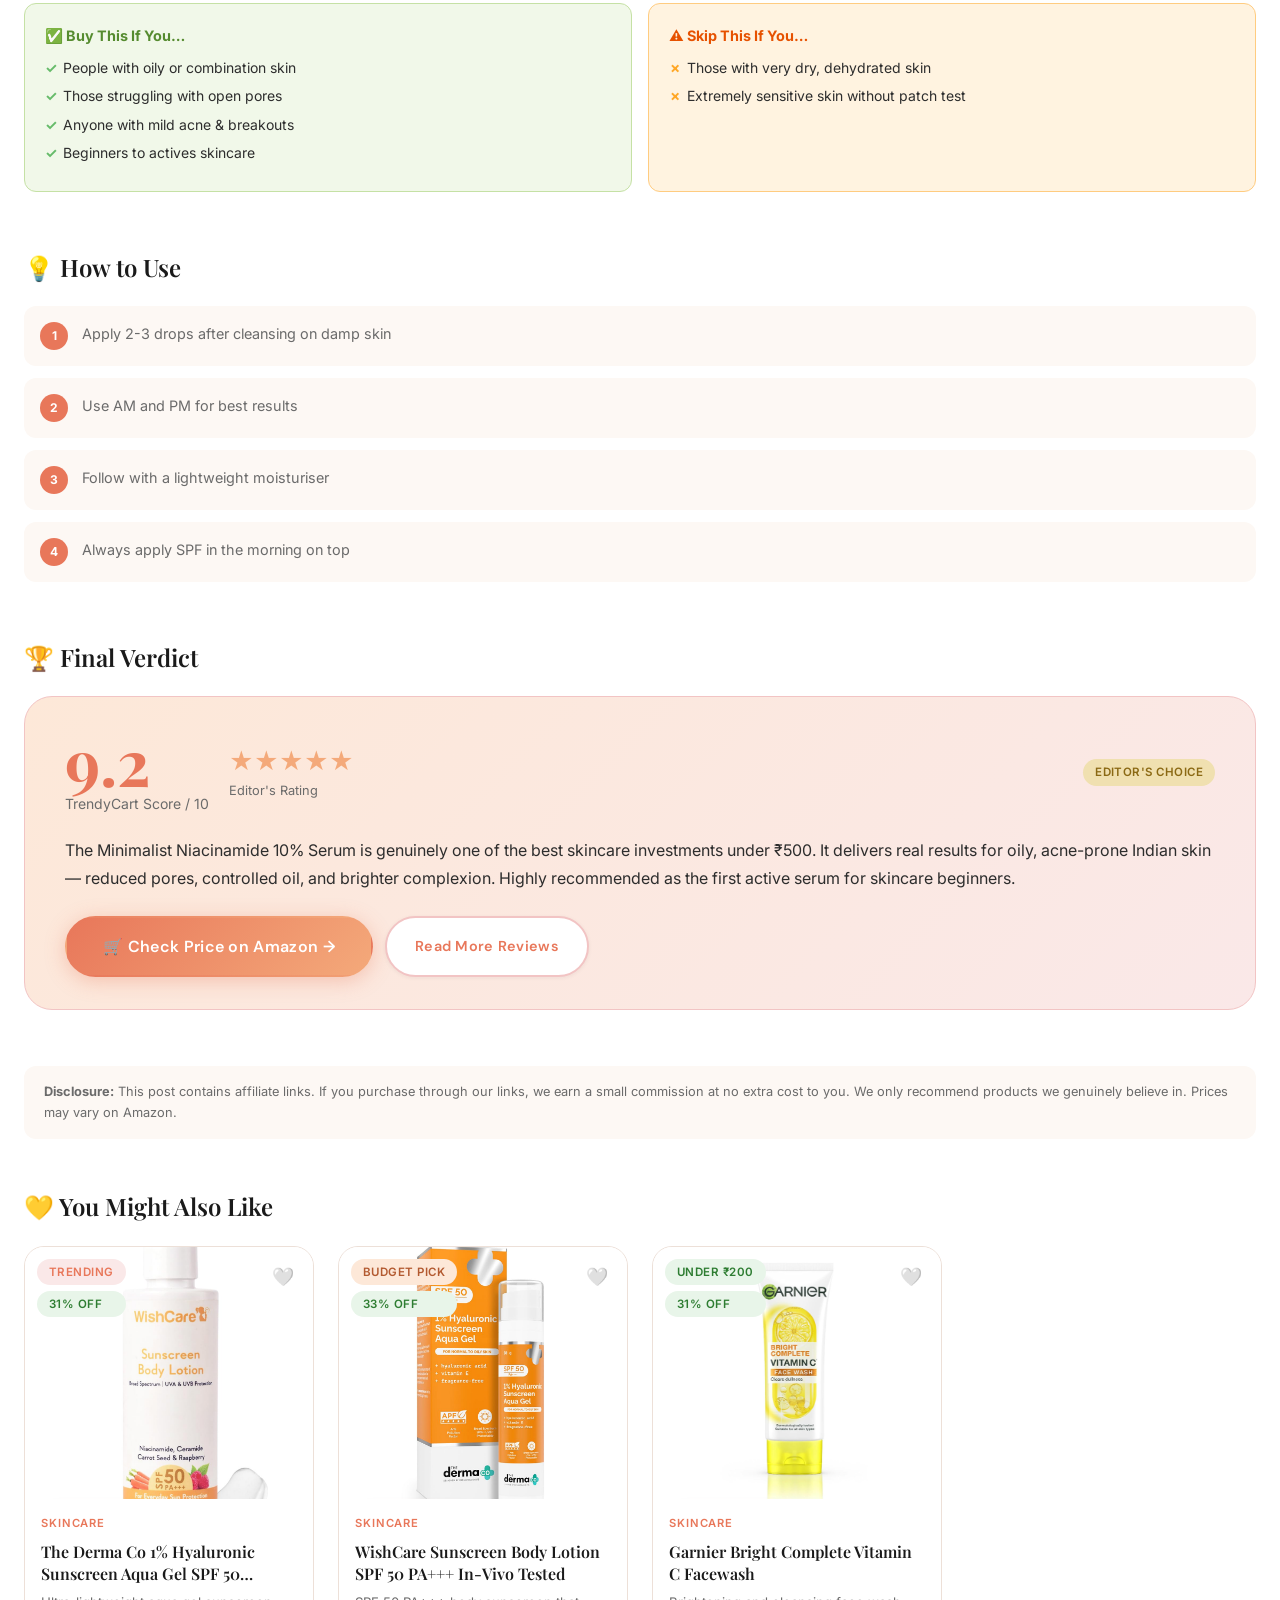
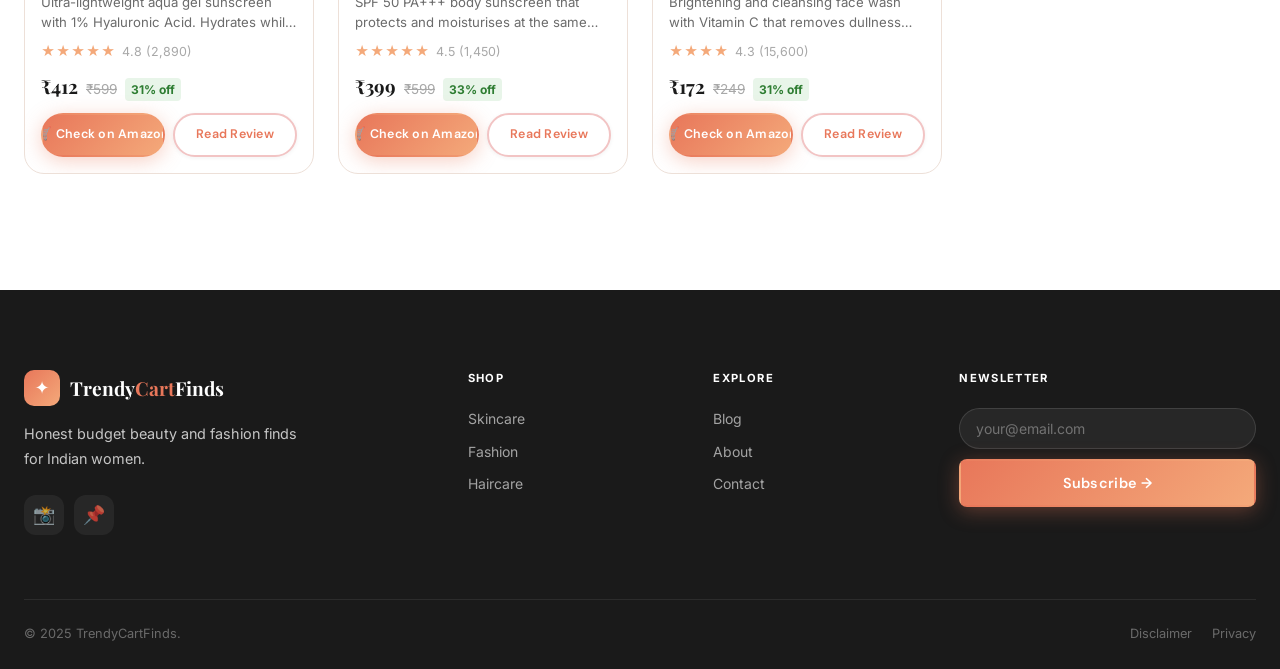
<file: product.html>
<!DOCTYPE html>
<html lang="en">
<head>
<meta charset="UTF-8"/>
<meta name="viewport" content="width=device-width,initial-scale=1"/>
<title id="pageTitle">Product Review – TrendyCartFinds</title>
<meta name="description" id="pageDesc" content="Honest product review with pros, cons, price, and affiliate link on TrendyCartFinds."/>
<link rel="stylesheet" href="styles.css"/>
<link rel="stylesheet" href="product.css"/>
</head>
<body>
<nav class="navbar scrolled" id="navbar">
  <div class="navbar__inner">
    <a href="index.html" class="navbar__logo">
      <div class="navbar__logo-mark">✦</div>
      <div class="navbar__logo-text">Trendy<span>Cart</span>Finds<span class="navbar__logo-sub">Budget Beauty & Fashion</span></div>
    </a>
    <nav class="navbar__nav">
      <a href="index.html">Home</a>
      <a href="category-skincare.html">Skincare</a>
      <a href="category-fashion.html">Fashion</a>
      <a href="blog.html">Blog</a>
      <a href="about.html">About</a>
      <a href="contact.html">Contact</a>
    </nav>
    <div class="navbar__actions">
      <div class="navbar__search" id="navSearch">
        <input type="text" class="navbar__search-input" placeholder="Search…" id="navSearchInput" onkeydown="handleNavSearch(event)"/>
        <button class="navbar__search-btn" onclick="toggleSearch()">🔍</button>
      </div>
      <button class="navbar__hamburger" id="hamburger" onclick="toggleMobileMenu()"><span></span><span></span><span></span></button>
    </div>
  </div>
</nav>
<div class="mobile-menu" id="mobileMenu">
  <input type="text" class="mobile-menu__search" placeholder="Search…" onkeydown="handleNavSearch(event)"/>
  <a href="index.html">🏠 Home</a>
  <a href="category-skincare.html">✨ Skincare</a>
  <a href="category-fashion.html">👗 Fashion</a>
  <a href="blog.html">📝 Blog</a>
</div>

<div id="productContent">
  <!-- Injected by JS -->
</div>

<footer class="footer">
  <div class="container">
    <div class="footer__grid">
      <div class="footer__brand">
        <div class="footer__logo"><div class="footer__logo-mark">✦</div><div class="footer__logo-text">Trendy<span>Cart</span>Finds</div></div>
        <p class="footer__tagline">Honest budget beauty and fashion finds for Indian women.</p>
        <div class="footer__social"><a href="#" class="footer__social-link">📸</a><a href="#" class="footer__social-link">📌</a></div>
      </div>
      <div><div class="footer__col-title">Shop</div><ul class="footer__links"><li><a href="category-skincare.html">Skincare</a></li><li><a href="category-fashion.html">Fashion</a></li><li><a href="category-haircare.html">Haircare</a></li></ul></div>
      <div><div class="footer__col-title">Explore</div><ul class="footer__links"><li><a href="blog.html">Blog</a></li><li><a href="about.html">About</a></li><li><a href="contact.html">Contact</a></li></ul></div>
      <div><div class="footer__col-title">Newsletter</div><form onsubmit="handleFooterNewsletter(event)" class="footer__newsletter-form"><input type="email" class="footer__newsletter-input" placeholder="your@email.com" required id="footerEmail"/><button type="submit" class="btn btn-primary" style="width:100%;border-radius:8px">Subscribe →</button><div id="footerNlSuccess" style="display:none;color:#A5D6A7;font-size:0.82rem;margin-top:8px">✓ Subscribed!</div></form></div>
    </div>
    <div class="footer__bottom"><p class="footer__copyright">© 2025 TrendyCartFinds.</p><div class="footer__links-bottom"><a href="disclaimer.html">Disclaimer</a><a href="privacy.html">Privacy</a></div></div>
  </div>
</footer>

<div class="toast" id="toast"></div>
<script src="data.js"></script>
<script src="app.js"></script>
<script src="product.js"></script>
</body>
</html>
</file>
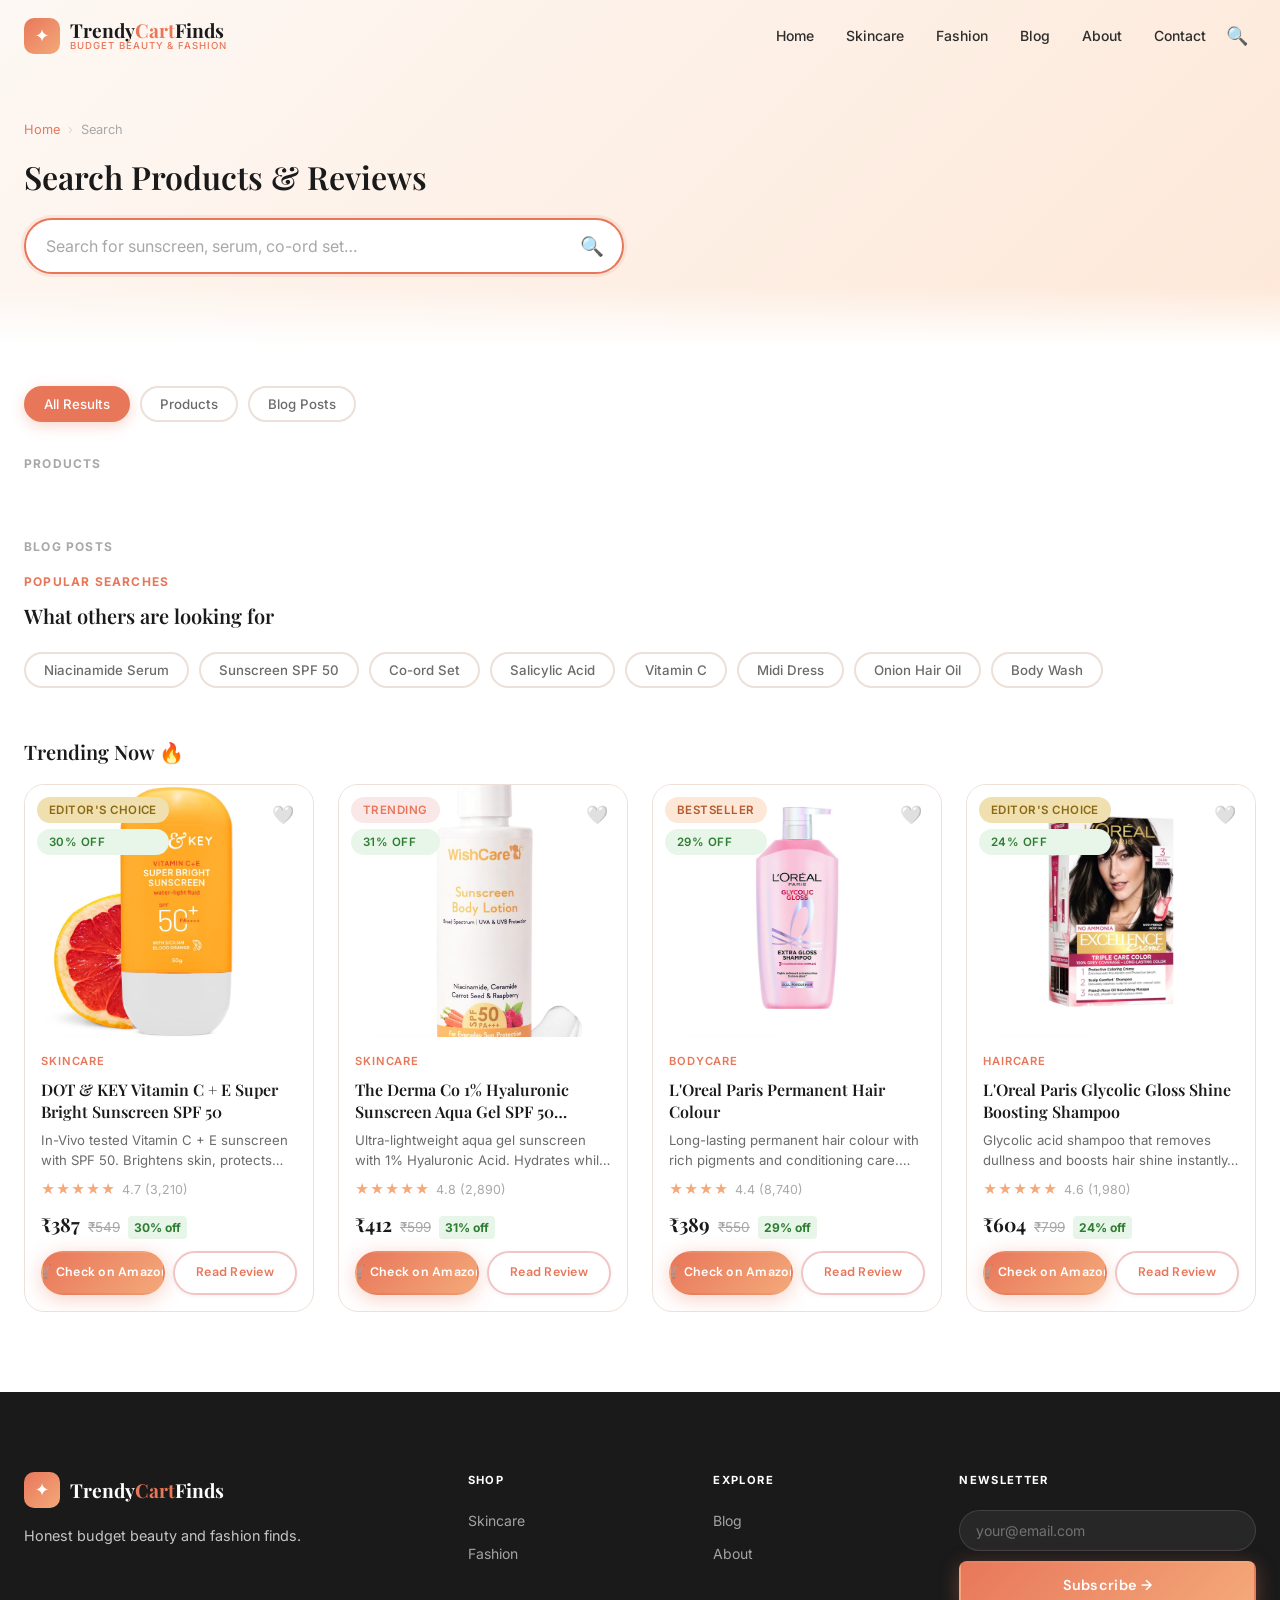
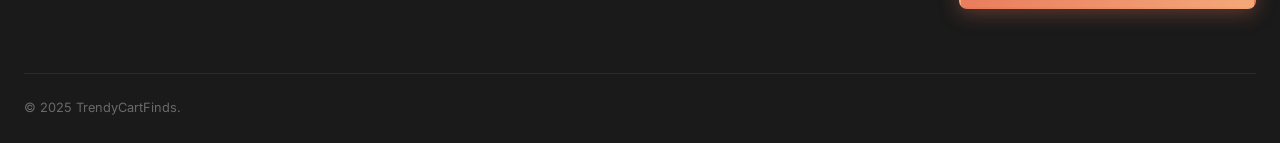
<file: search.html>
<!DOCTYPE html>
<html lang="en">
<head>
<meta charset="UTF-8"/>
<meta name="viewport" content="width=device-width,initial-scale=1"/>
<title>Search – TrendyCartFinds</title>
<meta name="description" content="Search for affordable skincare, beauty and fashion products on TrendyCartFinds."/>
<link rel="stylesheet" href="styles.css"/>
</head>
<body>
<nav class="navbar scrolled" id="navbar">
  <div class="navbar__inner">
    <a href="index.html" class="navbar__logo"><div class="navbar__logo-mark">✦</div><div class="navbar__logo-text">Trendy<span>Cart</span>Finds<span class="navbar__logo-sub">Budget Beauty & Fashion</span></div></a>
    <nav class="navbar__nav">
      <a href="index.html">Home</a><a href="category-skincare.html">Skincare</a><a href="category-fashion.html">Fashion</a><a href="blog.html">Blog</a><a href="about.html">About</a><a href="contact.html">Contact</a>
    </nav>
    <div class="navbar__actions">
      <div class="navbar__search" id="navSearch"><input type="text" class="navbar__search-input" placeholder="Search…" id="navSearchInput" onkeydown="handleNavSearch(event)"/><button class="navbar__search-btn" onclick="toggleSearch()">🔍</button></div>
      <button class="navbar__hamburger" id="hamburger" onclick="toggleMobileMenu()"><span></span><span></span><span></span></button>
    </div>
  </div>
</nav>
<div class="mobile-menu" id="mobileMenu">
  <input type="text" class="mobile-menu__search" placeholder="Search…" onkeydown="handleNavSearch(event)"/>
  <a href="index.html">🏠 Home</a><a href="category-skincare.html">✨ Skincare</a><a href="blog.html">📝 Blog</a>
</div>

<section class="page-hero" style="background:linear-gradient(135deg,#FDF8F4,#FDE8D8)">
  <div class="container">
    <div class="breadcrumb"><a href="index.html">Home</a><span class="breadcrumb-sep">›</span><span>Search</span></div>
    <h1 class="display-md" style="margin-bottom:20px">Search Products & Reviews</h1>
    <div style="position:relative;max-width:600px">
      <input type="text" id="mainSearch" class="form-input" style="padding:16px 56px 16px 20px;border-radius:9999px;font-size:1rem;border-width:2px" placeholder="Search for sunscreen, serum, co-ord set…" oninput="runSearch()" autofocus/>
      <span style="position:absolute;right:20px;top:50%;transform:translateY(-50%);font-size:1.2rem;pointer-events:none">🔍</span>
    </div>
    <div id="searchMeta" style="font-size:0.875rem;color:var(--clr-gray);margin-top:12px"></div>
  </div>
</section>

<section class="section" style="padding-top:40px">
  <div class="container">
    <!-- Filter tabs -->
    <div class="filter-bar" style="margin-bottom:32px">
      <button class="filter-chip active" onclick="setFilter('all',this)">All Results</button>
      <button class="filter-chip" onclick="setFilter('products',this)">Products</button>
      <button class="filter-chip" onclick="setFilter('blog',this)">Blog Posts</button>
    </div>

    <!-- Products -->
    <div id="products-section">
      <div style="font-size:0.75rem;font-weight:700;letter-spacing:0.1em;text-transform:uppercase;color:var(--clr-gray-light);margin-bottom:16px">Products</div>
      <div class="grid-4" id="searchProducts"></div>
    </div>

    <!-- Blog posts -->
    <div id="blog-section" style="margin-top:48px">
      <div style="font-size:0.75rem;font-weight:700;letter-spacing:0.1em;text-transform:uppercase;color:var(--clr-gray-light);margin-bottom:16px">Blog Posts</div>
      <div class="grid-3" id="searchBlogs"></div>
    </div>

    <!-- Empty state -->
    <div id="searchEmpty" style="display:none;text-align:center;padding:80px 0;color:var(--clr-gray)">
      <div style="font-size:3rem;margin-bottom:12px">🔍</div>
      <h3 style="margin-bottom:8px">No results found</h3>
      <p>Try different keywords or browse our categories below.</p>
      <div style="display:flex;gap:12px;justify-content:center;flex-wrap:wrap;margin-top:20px">
        <a href="category-skincare.html" class="btn btn-primary">✨ Skincare</a>
        <a href="category-fashion.html" class="btn btn-secondary">👗 Fashion</a>
        <a href="blog.html" class="btn btn-outline">📝 Blog</a>
      </div>
    </div>

    <!-- Popular searches (default state) -->
    <div id="popularSearches">
      <div class="section-header" style="text-align:left;margin-bottom:20px">
        <div style="font-size:0.75rem;font-weight:700;letter-spacing:0.1em;text-transform:uppercase;color:var(--clr-coral);margin-bottom:8px">Popular Searches</div>
        <h2 style="font-family:var(--font-display);font-size:1.25rem;font-weight:600">What others are looking for</h2>
      </div>
      <div style="display:flex;gap:10px;flex-wrap:wrap;margin-bottom:48px">
        <button class="filter-chip" onclick="setSearch('niacinamide')">Niacinamide Serum</button>
        <button class="filter-chip" onclick="setSearch('sunscreen')">Sunscreen SPF 50</button>
        <button class="filter-chip" onclick="setSearch('co-ord')">Co-ord Set</button>
        <button class="filter-chip" onclick="setSearch('salicylic')">Salicylic Acid</button>
        <button class="filter-chip" onclick="setSearch('vitamin c')">Vitamin C</button>
        <button class="filter-chip" onclick="setSearch('midi dress')">Midi Dress</button>
        <button class="filter-chip" onclick="setSearch('onion hair oil')">Onion Hair Oil</button>
        <button class="filter-chip" onclick="setSearch('body wash')">Body Wash</button>
      </div>

      <div class="section-header" style="text-align:left;margin-bottom:16px">
        <div style="font-family:var(--font-display);font-size:1.25rem;font-weight:600">Trending Now 🔥</div>
      </div>
      <div class="grid-4" id="defaultProducts"></div>
    </div>
  </div>
</section>

<footer class="footer">
  <div class="container">
    <div class="footer__grid">
      <div class="footer__brand"><div class="footer__logo"><div class="footer__logo-mark">✦</div><div class="footer__logo-text">Trendy<span>Cart</span>Finds</div></div><p class="footer__tagline">Honest budget beauty and fashion finds.</p></div>
      <div><div class="footer__col-title">Shop</div><ul class="footer__links"><li><a href="category-skincare.html">Skincare</a></li><li><a href="category-fashion.html">Fashion</a></li></ul></div>
      <div><div class="footer__col-title">Explore</div><ul class="footer__links"><li><a href="blog.html">Blog</a></li><li><a href="about.html">About</a></li></ul></div>
      <div><div class="footer__col-title">Newsletter</div><form onsubmit="handleFooterNewsletter(event)" class="footer__newsletter-form"><input type="email" class="footer__newsletter-input" placeholder="your@email.com" required id="footerEmail"/><button type="submit" class="btn btn-primary" style="width:100%;border-radius:8px">Subscribe →</button><div id="footerNlSuccess" style="display:none;color:#A5D6A7;font-size:0.82rem;margin-top:8px">✓ Subscribed!</div></form></div>
    </div>
    <div class="footer__bottom"><p class="footer__copyright">© 2025 TrendyCartFinds.</p></div>
  </div>
</footer>
<div class="toast" id="toast"></div>
<script src="data.js"></script><script src="app.js"></script>
<script>
let activeFilter = 'all';
let debounceTimer;

// Pre-fill from URL
document.addEventListener('DOMContentLoaded', () => {
  const q = getParam('q');
  if (q) {
    document.getElementById('mainSearch').value = q;
    runSearch();
  }
  // Show trending by default
  document.getElementById('defaultProducts').innerHTML =
    PRODUCTS.filter(p => p.isTrending).slice(0,8).map(p => buildProductCard(p)).join('');
});

function setFilter(f, btn) {
  activeFilter = f;
  document.querySelectorAll('.filter-bar .filter-chip').forEach(c => c.classList.remove('active'));
  btn?.classList.add('active');
  // Show/hide sections
  document.getElementById('products-section').style.display = (f === 'blog') ? 'none' : '';
  document.getElementById('blog-section').style.display = (f === 'products') ? 'none' : '';
  runSearch();
}

function setSearch(q) {
  document.getElementById('mainSearch').value = q;
  runSearch();
}

function runSearch() {
  clearTimeout(debounceTimer);
  debounceTimer = setTimeout(_doSearch, 200);
}

function _doSearch() {
  const q = document.getElementById('mainSearch').value.trim().toLowerCase();
  const popular = document.getElementById('popularSearches');
  const prodGrid = document.getElementById('searchProducts');
  const blogGrid = document.getElementById('searchBlogs');
  const emptyEl = document.getElementById('searchEmpty');
  const meta = document.getElementById('searchMeta');

  if (!q) {
    popular.style.display = '';
    prodGrid.innerHTML = '';
    blogGrid.innerHTML = '';
    emptyEl.style.display = 'none';
    meta.textContent = '';
    return;
  }
  popular.style.display = 'none';

  const matchedProducts = PRODUCTS.filter(p =>
    p.name.toLowerCase().includes(q) ||
    p.desc.toLowerCase().includes(q) ||
    p.category.toLowerCase().includes(q) ||
    (p.tags || []).some(t => t.toLowerCase().includes(q))
  );
  const matchedBlogs = BLOG_POSTS.filter(b =>
    b.title.toLowerCase().includes(q) ||
    b.excerpt.toLowerCase().includes(q) ||
    b.category.toLowerCase().includes(q)
  );

  const total = matchedProducts.length + matchedBlogs.length;
  meta.textContent = `Found ${total} result${total !== 1 ? 's' : ''} for "${q}"`;

  if (total === 0) {
    prodGrid.innerHTML = '';
    blogGrid.innerHTML = '';
    emptyEl.style.display = 'block';
    return;
  }
  emptyEl.style.display = 'none';

  prodGrid.innerHTML = matchedProducts.length
    ? matchedProducts.map(p => buildProductCard(p)).join('')
    : '<p style="color:var(--clr-gray);font-size:0.875rem">No products matched.</p>';

  blogGrid.innerHTML = matchedBlogs.length
    ? matchedBlogs.map(b => buildBlogCard(b)).join('')
    : '<p style="color:var(--clr-gray);font-size:0.875rem">No blog posts matched.</p>';
}
</script>
</body>
</html>
</file>
<file: styles.css>
/* ============================================================
   TrendyCartFinds – Global Design System
   ============================================================ */

@import url('https://fonts.googleapis.com/css2?family=Playfair+Display:ital,wght@0,400;0,500;0,600;0,700;1,400;1,500&family=Inter:wght@300;400;500;600;700&family=DM+Sans:ital,opsz,wght@0,9..40,300;0,9..40,400;0,9..40,500;0,9..40,600;1,9..40,400&display=swap');

/* ── Design Tokens ───────────────────────────────────────── */
:root {
  --clr-white:       #FFFFFF;
  --clr-cream:       #FDF8F4;
  --clr-beige:       #F5EDE3;
  --clr-blush:       #F2C4C4;
  --clr-blush-light: #FAE8E8;
  --clr-peach:       #F4A97A;
  --clr-peach-light: #FDE8D8;
  --clr-coral:       #E8775A;
  --clr-gold:        #C9A84C;
  --clr-gold-light:  #F0E0B0;
  --clr-dark:        #1A1A1A;
  --clr-charcoal:    #2D2D2D;
  --clr-gray:        #6B6B6B;
  --clr-gray-light:  #A8A8A8;
  --clr-border:      #EDE0D8;

  --gradient-hero:   linear-gradient(135deg, #FDF8F4 0%, #FDE8D8 50%, #FAE8E8 100%);
  --gradient-pink:   linear-gradient(135deg, #FAE8E8 0%, #F2C4C4 100%);
  --gradient-gold:   linear-gradient(135deg, #F0E0B0 0%, #C9A84C 100%);
  --gradient-peach:  linear-gradient(135deg, #FDE8D8 0%, #F4A97A 100%);
  --gradient-card:   linear-gradient(180deg, transparent 0%, rgba(26,26,26,0.7) 100%);

  --shadow-sm:   0 1px 4px rgba(26,26,26,0.06);
  --shadow-md:   0 4px 20px rgba(26,26,26,0.08);
  --shadow-lg:   0 12px 40px rgba(26,26,26,0.12);
  --shadow-xl:   0 24px 60px rgba(26,26,26,0.16);
  --shadow-gold: 0 8px 30px rgba(201,168,76,0.25);
  --shadow-pink: 0 8px 30px rgba(242,196,196,0.40);

  --radius-sm:   6px;
  --radius-md:   12px;
  --radius-lg:   20px;
  --radius-xl:   28px;
  --radius-full: 9999px;

  --font-display: 'Playfair Display', Georgia, serif;
  --font-body:    'Inter', system-ui, sans-serif;
  --font-ui:      'DM Sans', system-ui, sans-serif;

  --transition: 0.3s cubic-bezier(0.4, 0, 0.2, 1);
  --transition-fast: 0.15s cubic-bezier(0.4, 0, 0.2, 1);
  --transition-slow: 0.5s cubic-bezier(0.4, 0, 0.2, 1);

  --max-width: 1280px;
  --section-padding: 80px 0;
}

/* ── Reset & Base ────────────────────────────────────────── */
*, *::before, *::after { box-sizing: border-box; margin: 0; padding: 0; }

html { scroll-behavior: smooth; font-size: 16px; }

body {
  font-family: var(--font-body);
  background-color: var(--clr-white);
  color: var(--clr-dark);
  line-height: 1.6;
  -webkit-font-smoothing: antialiased;
  overflow-x: hidden;
}

img { max-width: 100%; height: auto; display: block; }
a  { text-decoration: none; color: inherit; }
ul { list-style: none; }
button { cursor: pointer; border: none; background: none; font-family: inherit; }
input, textarea, select { font-family: inherit; }

/* ── Utility Classes ─────────────────────────────────────── */
.container {
  max-width: var(--max-width);
  margin: 0 auto;
  padding: 0 24px;
}

.section { padding: var(--section-padding); }

.text-center { text-align: center; }
.text-gradient {
  background: linear-gradient(135deg, var(--clr-coral) 0%, var(--clr-gold) 100%);
  -webkit-background-clip: text;
  -webkit-text-fill-color: transparent;
  background-clip: text;
}

/* ── Typography ──────────────────────────────────────────── */
.display-xl {
  font-family: var(--font-display);
  font-size: clamp(2.5rem, 6vw, 4.5rem);
  font-weight: 700;
  line-height: 1.15;
  letter-spacing: -0.02em;
}
.display-lg {
  font-family: var(--font-display);
  font-size: clamp(2rem, 4vw, 3rem);
  font-weight: 600;
  line-height: 1.2;
  letter-spacing: -0.01em;
}
.display-md {
  font-family: var(--font-display);
  font-size: clamp(1.5rem, 3vw, 2rem);
  font-weight: 600;
  line-height: 1.3;
}
.heading-lg { font-size: 1.5rem; font-weight: 700; line-height: 1.3; }
.heading-md { font-size: 1.25rem; font-weight: 600; line-height: 1.4; }
.heading-sm { font-size: 1rem;    font-weight: 600; line-height: 1.4; }
.body-lg    { font-size: 1.125rem; line-height: 1.7; }
.body-md    { font-size: 1rem;     line-height: 1.7; }
.body-sm    { font-size: 0.875rem; line-height: 1.6; color: var(--clr-gray); }
.label      { font-size: 0.75rem; font-weight: 600; letter-spacing: 0.08em; text-transform: uppercase; }

/* ── Section Header ──────────────────────────────────────── */
.section-header {
  text-align: center;
  margin-bottom: 56px;
}
.section-header .eyebrow {
  display: inline-flex;
  align-items: center;
  gap: 8px;
  font-size: 0.75rem;
  font-weight: 600;
  letter-spacing: 0.1em;
  text-transform: uppercase;
  color: var(--clr-coral);
  margin-bottom: 12px;
}
.section-header .eyebrow::before,
.section-header .eyebrow::after {
  content: '';
  width: 24px;
  height: 1px;
  background: var(--clr-coral);
  opacity: 0.6;
}
.section-header h2 {
  font-family: var(--font-display);
  font-size: clamp(1.75rem, 3.5vw, 2.5rem);
  font-weight: 600;
  color: var(--clr-dark);
  margin-bottom: 12px;
}
.section-header p {
  max-width: 520px;
  margin: 0 auto;
  color: var(--clr-gray);
  font-size: 1rem;
  line-height: 1.7;
}

/* ── Buttons ─────────────────────────────────────────────── */
.btn {
  display: inline-flex;
  align-items: center;
  justify-content: center;
  gap: 8px;
  padding: 13px 28px;
  border-radius: var(--radius-full);
  font-family: var(--font-ui);
  font-size: 0.9rem;
  font-weight: 600;
  letter-spacing: 0.02em;
  transition: all var(--transition);
  white-space: nowrap;
  cursor: pointer;
  border: 2px solid transparent;
  position: relative;
  overflow: hidden;
}

.btn-primary {
  background: linear-gradient(135deg, var(--clr-coral) 0%, var(--clr-peach) 100%);
  color: var(--clr-white);
  box-shadow: 0 4px 20px rgba(232,119,90,0.35);
}
.btn-primary:hover {
  transform: translateY(-2px);
  box-shadow: 0 8px 28px rgba(232,119,90,0.45);
}
.btn-primary:active { transform: translateY(0); }

.btn-secondary {
  background: var(--clr-white);
  color: var(--clr-coral);
  border-color: var(--clr-blush);
  box-shadow: var(--shadow-sm);
}
.btn-secondary:hover {
  background: var(--clr-blush-light);
  border-color: var(--clr-coral);
  transform: translateY(-2px);
  box-shadow: var(--shadow-md);
}

.btn-gold {
  background: linear-gradient(135deg, var(--clr-gold) 0%, #E8C470 100%);
  color: var(--clr-white);
  box-shadow: var(--shadow-gold);
}
.btn-gold:hover {
  transform: translateY(-2px);
  box-shadow: 0 12px 36px rgba(201,168,76,0.40);
}

.btn-dark {
  background: var(--clr-dark);
  color: var(--clr-white);
}
.btn-dark:hover {
  background: var(--clr-charcoal);
  transform: translateY(-2px);
  box-shadow: var(--shadow-lg);
}

.btn-outline {
  background: transparent;
  color: var(--clr-dark);
  border-color: var(--clr-border);
}
.btn-outline:hover {
  border-color: var(--clr-coral);
  color: var(--clr-coral);
}

.btn-sm {
  padding: 9px 18px;
  font-size: 0.8125rem;
}
.btn-lg {
  padding: 16px 36px;
  font-size: 1rem;
}
.btn-xl {
  padding: 18px 44px;
  font-size: 1.05rem;
}
.btn-block { width: 100%; }

/* ── Badges / Tags ───────────────────────────────────────── */
.badge {
  display: inline-flex;
  align-items: center;
  gap: 4px;
  padding: 4px 12px;
  border-radius: var(--radius-full);
  font-size: 0.72rem;
  font-weight: 600;
  letter-spacing: 0.04em;
  text-transform: uppercase;
}
.badge-pink    { background: var(--clr-blush-light); color: var(--clr-coral); }
.badge-gold    { background: var(--clr-gold-light);  color: #8B6914; }
.badge-peach   { background: var(--clr-peach-light); color: #B35A30; }
.badge-cream   { background: var(--clr-beige);       color: var(--clr-gray); }
.badge-dark    { background: var(--clr-dark);         color: var(--clr-white); }
.badge-green   { background: #E8F5E9; color: #2E7D32; }

/* ── Cards ───────────────────────────────────────────────── */
.card {
  background: var(--clr-white);
  border-radius: var(--radius-lg);
  box-shadow: var(--shadow-sm);
  overflow: hidden;
  transition: all var(--transition);
  border: 1px solid var(--clr-border);
}
.card:hover {
  transform: translateY(-6px);
  box-shadow: var(--shadow-lg);
  border-color: var(--clr-blush);
}

/* ── Product Card ────────────────────────────────────────── */
.product-card {
  background: var(--clr-white);
  border-radius: var(--radius-lg);
  overflow: hidden;
  transition: all var(--transition);
  border: 1px solid var(--clr-border);
  position: relative;
  display: flex;
  flex-direction: column;
}
.product-card:hover {
  transform: translateY(-8px);
  box-shadow: var(--shadow-xl);
  border-color: transparent;
}

.product-card__image-wrap {
  position: relative;
  overflow: hidden;
  background: var(--clr-beige);
  aspect-ratio: 4/3.5;
}
.product-card__image-wrap img {
  width: 100%;
  height: 100%;
  object-fit: cover;
  transition: transform 0.6s cubic-bezier(0.4, 0, 0.2, 1);
}
.product-card:hover .product-card__image-wrap img {
  transform: scale(1.08);
}

.product-card__badges {
  position: absolute;
  top: 12px;
  left: 12px;
  display: flex;
  flex-direction: column;
  gap: 6px;
  z-index: 2;
}

.product-card__wishlist {
  position: absolute;
  top: 12px;
  right: 12px;
  z-index: 2;
  width: 36px;
  height: 36px;
  border-radius: var(--radius-full);
  background: rgba(255,255,255,0.92);
  backdrop-filter: blur(8px);
  display: flex;
  align-items: center;
  justify-content: center;
  font-size: 18px;
  transition: all var(--transition);
  cursor: pointer;
  border: none;
}
.product-card__wishlist:hover { background: var(--clr-blush-light); transform: scale(1.1); }
.product-card__wishlist.active { color: var(--clr-coral); }

.product-card__overlay {
  position: absolute;
  bottom: 0;
  left: 0;
  right: 0;
  padding: 16px;
  background: linear-gradient(to top, rgba(26,26,26,0.85) 0%, transparent 100%);
  transform: translateY(100%);
  transition: transform var(--transition);
  display: flex;
  gap: 8px;
}
.product-card:hover .product-card__overlay {
  transform: translateY(0);
}

.product-card__body {
  padding: 16px;
  display: flex;
  flex-direction: column;
  gap: 8px;
  flex: 1;
}
.product-card__category {
  font-size: 0.7rem;
  font-weight: 600;
  letter-spacing: 0.08em;
  text-transform: uppercase;
  color: var(--clr-coral);
}
.product-card__title {
  font-family: var(--font-display);
  font-size: 1rem;
  font-weight: 600;
  color: var(--clr-dark);
  line-height: 1.4;
  display: -webkit-box;
  -webkit-line-clamp: 2;
  -webkit-box-orient: vertical;
  overflow: hidden;
}
.product-card__desc {
  font-size: 0.825rem;
  color: var(--clr-gray);
  line-height: 1.5;
  display: -webkit-box;
  -webkit-line-clamp: 2;
  -webkit-box-orient: vertical;
  overflow: hidden;
}
.product-card__rating {
  display: flex;
  align-items: center;
  gap: 6px;
}
.stars { color: #F4A97A; font-size: 0.85rem; letter-spacing: 1px; }
.rating-count { font-size: 0.78rem; color: var(--clr-gray-light); }
.product-card__price {
  display: flex;
  align-items: baseline;
  gap: 8px;
}
.price-current {
  font-family: var(--font-display);
  font-size: 1.2rem;
  font-weight: 700;
  color: var(--clr-dark);
}
.price-original {
  font-size: 0.85rem;
  color: var(--clr-gray-light);
  text-decoration: line-through;
}
.price-discount {
  font-size: 0.75rem;
  font-weight: 700;
  color: #2E7D32;
  background: #E8F5E9;
  padding: 2px 6px;
  border-radius: 4px;
}
.product-card__actions {
  display: flex;
  gap: 8px;
  margin-top: auto;
  padding-top: 4px;
}
.product-card__actions .btn {
  flex: 1;
  font-size: 0.78rem;
  padding: 10px 12px;
}

/* ── Blog Card ───────────────────────────────────────────── */
.blog-card {
  background: var(--clr-white);
  border-radius: var(--radius-lg);
  overflow: hidden;
  transition: all var(--transition);
  border: 1px solid var(--clr-border);
  display: flex;
  flex-direction: column;
}
.blog-card:hover {
  transform: translateY(-6px);
  box-shadow: var(--shadow-lg);
  border-color: transparent;
}
.blog-card__image {
  position: relative;
  overflow: hidden;
  aspect-ratio: 16/9;
  background: var(--clr-beige);
}
.blog-card__image img {
  width: 100%;
  height: 100%;
  object-fit: cover;
  transition: transform 0.6s cubic-bezier(0.4, 0, 0.2, 1);
}
.blog-card:hover .blog-card__image img { transform: scale(1.06); }
.blog-card__category-dot {
  position: absolute;
  top: 16px;
  left: 16px;
}
.blog-card__body {
  padding: 20px;
  flex: 1;
  display: flex;
  flex-direction: column;
  gap: 10px;
}
.blog-card__meta {
  display: flex;
  align-items: center;
  gap: 12px;
  font-size: 0.78rem;
  color: var(--clr-gray-light);
}
.blog-card__meta span { display: flex; align-items: center; gap: 4px; }
.blog-card__title {
  font-family: var(--font-display);
  font-size: 1.1rem;
  font-weight: 600;
  color: var(--clr-dark);
  line-height: 1.4;
  display: -webkit-box;
  -webkit-line-clamp: 2;
  -webkit-box-orient: vertical;
  overflow: hidden;
  transition: color var(--transition);
}
.blog-card:hover .blog-card__title { color: var(--clr-coral); }
.blog-card__excerpt {
  font-size: 0.875rem;
  color: var(--clr-gray);
  line-height: 1.6;
  display: -webkit-box;
  -webkit-line-clamp: 3;
  -webkit-box-orient: vertical;
  overflow: hidden;
}
.blog-card__footer {
  margin-top: auto;
  padding-top: 12px;
  border-top: 1px solid var(--clr-border);
  display: flex;
  align-items: center;
  justify-content: space-between;
}
.blog-card__read-more {
  font-size: 0.83rem;
  font-weight: 600;
  color: var(--clr-coral);
  display: flex;
  align-items: center;
  gap: 4px;
  transition: gap var(--transition);
}
.blog-card:hover .blog-card__read-more { gap: 8px; }

/* ── Category Card ───────────────────────────────────────── */
.category-card {
  position: relative;
  border-radius: var(--radius-xl);
  overflow: hidden;
  cursor: pointer;
  display: block;
  transition: all var(--transition);
}
.category-card:hover { transform: translateY(-4px); box-shadow: var(--shadow-xl); }
.category-card__inner {
  position: relative;
  aspect-ratio: 3/4;
  overflow: hidden;
}
.category-card__inner img {
  width: 100%;
  height: 100%;
  object-fit: cover;
  transition: transform 0.7s cubic-bezier(0.4, 0, 0.2, 1);
}
.category-card:hover .category-card__inner img { transform: scale(1.1); }
.category-card__overlay {
  position: absolute;
  inset: 0;
  background: linear-gradient(to top, rgba(26,26,26,0.75) 0%, rgba(26,26,26,0.1) 60%, transparent 100%);
}
.category-card__content {
  position: absolute;
  bottom: 0;
  left: 0;
  right: 0;
  padding: 24px;
  color: white;
}
.category-card__name {
  font-family: var(--font-display);
  font-size: 1.4rem;
  font-weight: 600;
  margin-bottom: 4px;
}
.category-card__count { font-size: 0.83rem; opacity: 0.8; }
.category-card__arrow {
  position: absolute;
  top: 24px;
  right: 24px;
  width: 40px;
  height: 40px;
  border-radius: var(--radius-full);
  background: rgba(255,255,255,0.2);
  backdrop-filter: blur(8px);
  display: flex;
  align-items: center;
  justify-content: center;
  color: white;
  font-size: 20px;
  opacity: 0;
  transform: translateX(-8px);
  transition: all var(--transition);
}
.category-card:hover .category-card__arrow { opacity: 1; transform: translateX(0); }

/* ── Navbar ──────────────────────────────────────────────── */
.navbar {
  position: fixed;
  top: 0;
  left: 0;
  right: 0;
  z-index: 1000;
  padding: 0 24px;
  transition: all var(--transition);
  height: 72px;
  display: flex;
  align-items: center;
}
.navbar.scrolled {
  background: rgba(255,255,255,0.95);
  backdrop-filter: blur(20px);
  box-shadow: 0 1px 0 var(--clr-border), var(--shadow-sm);
}
.navbar.transparent { background: transparent; }
.navbar__inner {
  max-width: var(--max-width);
  margin: 0 auto;
  width: 100%;
  display: flex;
  align-items: center;
  gap: 32px;
}
.navbar__logo {
  display: flex;
  align-items: center;
  gap: 10px;
  text-decoration: none;
  flex-shrink: 0;
}
.navbar__logo-mark {
  width: 36px;
  height: 36px;
  border-radius: 10px;
  background: linear-gradient(135deg, var(--clr-coral) 0%, var(--clr-peach) 100%);
  display: flex;
  align-items: center;
  justify-content: center;
  color: white;
  font-size: 18px;
}
.navbar__logo-text {
  font-family: var(--font-display);
  font-weight: 700;
  font-size: 1.2rem;
  color: var(--clr-dark);
  line-height: 1.1;
}
.navbar__logo-text span { color: var(--clr-coral); }
.navbar__logo-sub {
  display: block;
  font-family: var(--font-body);
  font-size: 0.6rem;
  font-weight: 500;
  letter-spacing: 0.1em;
  text-transform: uppercase;
  color: var(--clr-gray-light);
}

.navbar__nav { display: flex; align-items: center; gap: 4px; margin-left: auto; }
.navbar__nav a {
  padding: 8px 14px;
  border-radius: var(--radius-full);
  font-size: 0.875rem;
  font-weight: 500;
  color: var(--clr-charcoal);
  transition: all var(--transition-fast);
  display: flex;
  align-items: center;
  gap: 4px;
}
.navbar__nav a:hover, .navbar__nav a.active {
  background: var(--clr-blush-light);
  color: var(--clr-coral);
}

.navbar__actions {
  display: flex;
  align-items: center;
  gap: 8px;
  flex-shrink: 0;
}

/* Search */
.navbar__search {
  position: relative;
  display: flex;
  align-items: center;
}
.navbar__search-input {
  width: 0;
  padding: 0;
  border: 2px solid transparent;
  border-radius: var(--radius-full);
  background: var(--clr-beige);
  font-size: 0.875rem;
  outline: none;
  transition: all var(--transition);
  opacity: 0;
}
.navbar__search.open .navbar__search-input {
  width: 220px;
  padding: 8px 40px 8px 16px;
  border-color: var(--clr-blush);
  opacity: 1;
}
.navbar__search-btn {
  position: absolute;
  right: 0;
  width: 38px;
  height: 38px;
  border-radius: var(--radius-full);
  display: flex;
  align-items: center;
  justify-content: center;
  background: transparent;
  color: var(--clr-gray);
  font-size: 18px;
  transition: all var(--transition);
  cursor: pointer;
  border: none;
}
.navbar__search-btn:hover { background: var(--clr-beige); color: var(--clr-coral); }

/* Mobile toggle */
.navbar__hamburger {
  display: none;
  flex-direction: column;
  gap: 5px;
  cursor: pointer;
  padding: 4px;
  border: none;
  background: none;
}
.navbar__hamburger span {
  display: block;
  width: 22px;
  height: 2px;
  background: var(--clr-dark);
  border-radius: 9px;
  transition: all var(--transition);
}
.navbar__hamburger.active span:nth-child(1) { transform: translateY(7px) rotate(45deg); }
.navbar__hamburger.active span:nth-child(2) { opacity: 0; }
.navbar__hamburger.active span:nth-child(3) { transform: translateY(-7px) rotate(-45deg); }

/* Mobile menu */
.mobile-menu {
  position: fixed;
  top: 72px;
  left: 0;
  right: 0;
  background: var(--clr-white);
  border-bottom: 1px solid var(--clr-border);
  box-shadow: var(--shadow-lg);
  padding: 16px 24px 24px;
  transform: translateY(-100%);
  opacity: 0;
  pointer-events: none;
  transition: all var(--transition);
  z-index: 999;
  display: flex;
  flex-direction: column;
  gap: 4px;
}
.mobile-menu.open {
  transform: translateY(0);
  opacity: 1;
  pointer-events: all;
}
.mobile-menu a {
  padding: 12px 16px;
  border-radius: var(--radius-md);
  font-weight: 500;
  color: var(--clr-charcoal);
  transition: all var(--transition-fast);
  display: flex;
  align-items: center;
  gap: 10px;
  font-size: 1rem;
}
.mobile-menu a:hover { background: var(--clr-beige); color: var(--clr-coral); }
.mobile-menu__search {
  margin-top: 8px;
  padding: 12px 16px;
  border: 2px solid var(--clr-border);
  border-radius: var(--radius-full);
  width: 100%;
  font-size: 0.9rem;
  outline: none;
  background: var(--clr-cream);
  transition: border-color var(--transition);
}
.mobile-menu__search:focus { border-color: var(--clr-coral); }

/* ── Footer ──────────────────────────────────────────────── */
.footer {
  background: #1A1A1A;
  color: rgba(255,255,255,0.75);
  padding: 80px 0 0;
}
.footer__grid {
  display: grid;
  grid-template-columns: 2fr 1fr 1fr 1.5fr;
  gap: 48px;
  padding-bottom: 64px;
  border-bottom: 1px solid rgba(255,255,255,0.08);
}
.footer__brand {}
.footer__logo {
  display: flex;
  align-items: center;
  gap: 10px;
  margin-bottom: 16px;
}
.footer__logo-mark {
  width: 36px;
  height: 36px;
  border-radius: 10px;
  background: linear-gradient(135deg, var(--clr-coral) 0%, var(--clr-peach) 100%);
  display: flex;
  align-items: center;
  justify-content: center;
  color: white;
  font-size: 18px;
}
.footer__logo-text {
  font-family: var(--font-display);
  font-weight: 700;
  font-size: 1.2rem;
  color: white;
}
.footer__logo-text span { color: var(--clr-coral); }
.footer__tagline {
  font-size: 0.9rem;
  line-height: 1.7;
  margin-bottom: 24px;
  max-width: 280px;
}
.footer__social {
  display: flex;
  gap: 10px;
}
.footer__social-link {
  width: 40px;
  height: 40px;
  border-radius: var(--radius-md);
  background: rgba(255,255,255,0.06);
  display: flex;
  align-items: center;
  justify-content: center;
  font-size: 18px;
  transition: all var(--transition);
  color: rgba(255,255,255,0.7);
}
.footer__social-link:hover { background: var(--clr-coral); color: white; transform: translateY(-2px); }

.footer__col-title {
  font-size: 0.7rem;
  font-weight: 700;
  letter-spacing: 0.12em;
  text-transform: uppercase;
  color: white;
  margin-bottom: 20px;
}
.footer__links { display: flex; flex-direction: column; gap: 10px; }
.footer__links a {
  font-size: 0.875rem;
  color: rgba(255,255,255,0.6);
  transition: all var(--transition-fast);
  display: flex;
  align-items: center;
  gap: 6px;
}
.footer__links a:hover { color: var(--clr-peach); padding-left: 4px; }

.footer__newsletter-form {
  display: flex;
  flex-direction: column;
  gap: 10px;
  margin-top: 4px;
}
.footer__newsletter-input {
  padding: 11px 16px;
  border-radius: var(--radius-full);
  border: 1px solid rgba(255,255,255,0.12);
  background: rgba(255,255,255,0.06);
  color: white;
  font-size: 0.875rem;
  outline: none;
  transition: border-color var(--transition);
}
.footer__newsletter-input::placeholder { color: rgba(255,255,255,0.35); }
.footer__newsletter-input:focus { border-color: var(--clr-peach); }

.footer__bottom {
  padding: 24px 0;
  display: flex;
  align-items: center;
  justify-content: space-between;
  flex-wrap: wrap;
  gap: 12px;
}
.footer__copyright { font-size: 0.8rem; color: rgba(255,255,255,0.35); }
.footer__links-bottom {
  display: flex;
  gap: 20px;
}
.footer__links-bottom a {
  font-size: 0.8rem;
  color: rgba(255,255,255,0.35);
  transition: color var(--transition-fast);
}
.footer__links-bottom a:hover { color: var(--clr-peach); }

/* ── Forms ───────────────────────────────────────────────── */
.form-group { margin-bottom: 20px; }
.form-label {
  display: block;
  font-size: 0.83rem;
  font-weight: 600;
  color: var(--clr-charcoal);
  margin-bottom: 6px;
}
.form-input, .form-textarea, .form-select {
  width: 100%;
  padding: 12px 16px;
  border-radius: var(--radius-md);
  border: 2px solid var(--clr-border);
  background: var(--clr-white);
  font-size: 0.9rem;
  color: var(--clr-dark);
  outline: none;
  transition: border-color var(--transition), box-shadow var(--transition);
}
.form-input:focus, .form-textarea:focus, .form-select:focus {
  border-color: var(--clr-coral);
  box-shadow: 0 0 0 3px rgba(232,119,90,0.12);
}
.form-input::placeholder, .form-textarea::placeholder { color: var(--clr-gray-light); }
.form-textarea { resize: vertical; min-height: 120px; }
.form-error { color: #D32F2F; font-size: 0.78rem; margin-top: 6px; display: none; }
.form-error.visible { display: block; }
.form-success {
  background: #E8F5E9;
  border: 1px solid #A5D6A7;
  border-radius: var(--radius-md);
  padding: 16px 20px;
  color: #2E7D32;
  font-size: 0.9rem;
  display: none;
  align-items: center;
  gap: 10px;
}
.form-success.visible { display: flex; }

/* ── Toast ───────────────────────────────────────────────── */
.toast {
  position: fixed;
  bottom: 24px;
  right: 24px;
  background: var(--clr-dark);
  color: white;
  padding: 14px 20px;
  border-radius: var(--radius-md);
  font-size: 0.875rem;
  box-shadow: var(--shadow-xl);
  z-index: 9999;
  display: flex;
  align-items: center;
  gap: 10px;
  transform: translateY(20px);
  opacity: 0;
  transition: all var(--transition);
  pointer-events: none;
}
.toast.show {
  transform: translateY(0);
  opacity: 1;
}
.toast.success { background: #2E7D32; }
.toast.error { background: #C62828; }

/* ── Grid Helpers ────────────────────────────────────────── */
.grid-2 { display: grid; grid-template-columns: repeat(2, 1fr); gap: 24px; }
.grid-3 { display: grid; grid-template-columns: repeat(3, 1fr); gap: 24px; }
.grid-4 { display: grid; grid-template-columns: repeat(4, 1fr); gap: 24px; }
.grid-5 { display: grid; grid-template-columns: repeat(5, 1fr); gap: 20px; }
.grid-auto { display: grid; grid-template-columns: repeat(auto-fill, minmax(260px, 1fr)); gap: 24px; }

/* ── Divider / Separator ─────────────────────────────────── */
.divider {
  width: 60px;
  height: 3px;
  background: linear-gradient(90deg, var(--clr-coral), var(--clr-peach));
  border-radius: 9px;
  margin: 0 auto 24px;
}
.divider-left { margin: 0 0 24px; }

/* ── Rating Stars ────────────────────────────────────────── */
.rating { display: flex; align-items: center; gap: 6px; }
.rating__stars { display: flex; gap: 2px; }
.rating__star {
  color: var(--clr-gold-light);
  font-size: 1rem;
  transition: color var(--transition-fast);
}
.rating__star.filled { color: var(--clr-peach); }
.rating__label { font-size: 0.83rem; color: var(--clr-gray); }

/* ── Scroll Animations ───────────────────────────────────── */
[data-aos] {
  opacity: 0;
  transition: opacity 0.6s ease, transform 0.6s ease;
}
[data-aos="fade-up"] { transform: translateY(30px); }
[data-aos="fade-in"] { transform: none; }
[data-aos="fade-right"] { transform: translateX(-30px); }
[data-aos="fade-left"] { transform: translateX(30px); }
[data-aos="zoom-in"] { transform: scale(0.92); }
[data-aos].aos-animate {
  opacity: 1;
  transform: none;
}

/* ── Filter Bar ──────────────────────────────────────────── */
.filter-bar {
  display: flex;
  align-items: center;
  gap: 10px;
  flex-wrap: wrap;
  margin-bottom: 32px;
}
.filter-chip {
  padding: 8px 18px;
  border-radius: var(--radius-full);
  border: 2px solid var(--clr-border);
  background: var(--clr-white);
  color: var(--clr-gray);
  font-size: 0.83rem;
  font-weight: 500;
  cursor: pointer;
  transition: all var(--transition-fast);
}
.filter-chip:hover { border-color: var(--clr-blush); color: var(--clr-coral); }
.filter-chip.active {
  background: var(--clr-coral);
  border-color: var(--clr-coral);
  color: white;
  box-shadow: 0 4px 14px rgba(232,119,90,0.3);
}

/* ── FAQ Accordion ───────────────────────────────────────── */
.faq-item {
  border: 1px solid var(--clr-border);
  border-radius: var(--radius-md);
  overflow: hidden;
  margin-bottom: 12px;
  transition: all var(--transition);
}
.faq-item.open { border-color: var(--clr-blush); box-shadow: var(--shadow-sm); }
.faq-question {
  padding: 18px 20px;
  display: flex;
  align-items: center;
  justify-content: space-between;
  cursor: pointer;
  font-weight: 600;
  font-size: 0.95rem;
  color: var(--clr-dark);
  transition: background var(--transition-fast);
  user-select: none;
}
.faq-question:hover { background: var(--clr-cream); }
.faq-item.open .faq-question { background: var(--clr-blush-light); color: var(--clr-coral); }
.faq-arrow {
  width: 24px;
  height: 24px;
  border-radius: var(--radius-full);
  background: var(--clr-beige);
  display: flex;
  align-items: center;
  justify-content: center;
  font-size: 14px;
  transition: transform var(--transition);
  flex-shrink: 0;
}
.faq-item.open .faq-arrow { transform: rotate(180deg); background: var(--clr-blush); }
.faq-answer {
  padding: 0 20px;
  max-height: 0;
  overflow: hidden;
  transition: max-height 0.4s ease, padding 0.3s ease;
  font-size: 0.9rem;
  color: var(--clr-gray);
  line-height: 1.7;
}
.faq-item.open .faq-answer { max-height: 300px; padding: 0 20px 20px; }

/* ── CTA Banner ──────────────────────────────────────────── */
.cta-banner {
  background: linear-gradient(135deg, var(--clr-coral) 0%, #D4603E 60%, var(--clr-gold) 100%);
  border-radius: var(--radius-xl);
  padding: 64px 48px;
  text-align: center;
  position: relative;
  overflow: hidden;
}
.cta-banner::before {
  content: '';
  position: absolute;
  inset: 0;
  background: url("data:image/svg+xml,%3Csvg width='60' height='60' viewBox='0 0 60 60' xmlns='http://www.w3.org/2000/svg'%3E%3Cg fill='none' fill-rule='evenodd'%3E%3Cg fill='%23ffffff' fill-opacity='0.05'%3E%3Ccircle cx='30' cy='30' r='15'/%3E%3C/g%3E%3C/g%3E%3C/svg%3E");
}
.cta-banner__content { position: relative; }
.cta-banner h2 {
  font-family: var(--font-display);
  font-size: clamp(1.8rem, 3.5vw, 2.8rem);
  font-weight: 700;
  color: white;
  margin-bottom: 12px;
}
.cta-banner p { color: rgba(255,255,255,0.85); margin-bottom: 32px; font-size: 1.05rem; }
.cta-banner .btn-white {
  background: white;
  color: var(--clr-coral);
  font-weight: 700;
  padding: 14px 36px;
  border-radius: var(--radius-full);
  transition: all var(--transition);
  box-shadow: 0 4px 20px rgba(0,0,0,0.2);
}
.cta-banner .btn-white:hover { transform: translateY(-3px); box-shadow: 0 8px 30px rgba(0,0,0,0.25); }

/* ── Testimonial ─────────────────────────────────────────── */
.testimonial-card {
  background: var(--clr-white);
  border: 1px solid var(--clr-border);
  border-radius: var(--radius-xl);
  padding: 28px;
  position: relative;
  transition: all var(--transition);
}
.testimonial-card:hover { box-shadow: var(--shadow-md); border-color: var(--clr-blush); transform: translateY(-4px); }
.testimonial-card__quote {
  font-family: var(--font-display);
  font-size: 2.5rem;
  color: var(--clr-blush);
  line-height: 1;
  margin-bottom: 8px;
}
.testimonial-card__text {
  font-size: 0.92rem;
  color: var(--clr-gray);
  line-height: 1.7;
  margin-bottom: 20px;
  font-style: italic;
}
.testimonial-card__author {
  display: flex;
  align-items: center;
  gap: 12px;
}
.testimonial-card__avatar {
  width: 44px;
  height: 44px;
  border-radius: var(--radius-full);
  object-fit: cover;
  background: var(--gradient-pink);
  display: flex;
  align-items: center;
  justify-content: center;
  font-size: 1.1rem;
  font-weight: 700;
  color: white;
  flex-shrink: 0;
}
.testimonial-card__name {
  font-weight: 600;
  font-size: 0.9rem;
  color: var(--clr-dark);
}
.testimonial-card__handle { font-size: 0.78rem; color: var(--clr-gray-light); }

/* ── Pros/Cons ───────────────────────────────────────────── */
.pros-cons {
  display: grid;
  grid-template-columns: 1fr 1fr;
  gap: 20px;
}
.pros-box, .cons-box {
  padding: 20px;
  border-radius: var(--radius-md);
}
.pros-box { background: #F1F8E9; border: 1px solid #C5E1A5; }
.cons-box { background: #FFF3E0; border: 1px solid #FFCC80; }
.pros-box h4 { color: #558B2F; margin-bottom: 12px; font-size: 0.9rem; }
.cons-box h4 { color: #E65100; margin-bottom: 12px; font-size: 0.9rem; }
.pros-box li, .cons-box li {
  font-size: 0.875rem;
  line-height: 1.6;
  color: var(--clr-charcoal);
  margin-bottom: 6px;
  padding-left: 20px;
  position: relative;
}
.pros-box li::before { content: '✓'; position: absolute; left: 0; color: #66BB6A; font-weight: 700; }
.cons-box li::before { content: '✗'; position: absolute; left: 0; color: #FFA726; font-weight: 700; }

/* ── Page Hero ───────────────────────────────────────────── */
.page-hero {
  padding: 120px 0 60px;
  background: var(--gradient-hero);
  position: relative;
  overflow: hidden;
}
.page-hero::after {
  content: '';
  position: absolute;
  bottom: 0;
  left: 0;
  right: 0;
  height: 60px;
  background: linear-gradient(to top, var(--clr-white), transparent);
}

/* ── Breadcrumb ──────────────────────────────────────────── */
.breadcrumb {
  display: flex;
  align-items: center;
  gap: 8px;
  font-size: 0.8rem;
  color: var(--clr-gray-light);
  margin-bottom: 16px;
}
.breadcrumb a { color: var(--clr-coral); }
.breadcrumb a:hover { text-decoration: underline; }
.breadcrumb-sep { opacity: 0.4; }

/* ── Skeleton Loading ────────────────────────────────────── */
.skeleton {
  background: linear-gradient(90deg, var(--clr-beige) 25%, var(--clr-cream) 50%, var(--clr-beige) 75%);
  background-size: 200% 100%;
  animation: skeleton-shimmer 1.5s infinite;
  border-radius: var(--radius-md);
}
@keyframes skeleton-shimmer {
  0% { background-position: 200% 0; }
  100% { background-position: -200% 0; }
}

/* ── Floating Elements ───────────────────────────────────── */
.float-anim {
  animation: float 3s ease-in-out infinite;
}
@keyframes float {
  0%, 100% { transform: translateY(0px); }
  50% { transform: translateY(-12px); }
}

.pulse-anim { animation: pulse-glow 2s ease-in-out infinite; }
@keyframes pulse-glow {
  0%, 100% { box-shadow: 0 0 0 0 rgba(232,119,90,0.3); }
  50% { box-shadow: 0 0 0 12px rgba(232,119,90,0); }
}

/* ── Responsive ──────────────────────────────────────────── */
@media (max-width: 1024px) {
  .footer__grid { grid-template-columns: 1fr 1fr; }
  .grid-4 { grid-template-columns: repeat(2, 1fr); }
  .grid-5 { grid-template-columns: repeat(3, 1fr); }
}

@media (max-width: 768px) {
  :root { --section-padding: 56px 0; }
  .navbar__nav { display: none; }
  .navbar__hamburger { display: flex; }
  .grid-2 { grid-template-columns: 1fr; }
  .grid-3 { grid-template-columns: repeat(2, 1fr); }
  .grid-4 { grid-template-columns: repeat(2, 1fr); }
  .grid-5 { grid-template-columns: repeat(2, 1fr); }
  .footer__grid { grid-template-columns: 1fr 1fr; gap: 32px; }
  .pros-cons { grid-template-columns: 1fr; }
  .cta-banner { padding: 40px 24px; }
}

@media (max-width: 480px) {
  .container { padding: 0 16px; }
  .grid-3 { grid-template-columns: 1fr; }
  .grid-4 { grid-template-columns: 1fr; }
  .grid-5 { grid-template-columns: repeat(2, 1fr); gap: 12px; }
  .footer__grid { grid-template-columns: 1fr; }
  .product-card__actions { flex-direction: column; }
}

/* ── Scrollbar ───────────────────────────────────────────── */
::-webkit-scrollbar { width: 6px; height: 6px; }
::-webkit-scrollbar-track { background: var(--clr-cream); }
::-webkit-scrollbar-thumb { background: var(--clr-blush); border-radius: 9px; }
::-webkit-scrollbar-thumb:hover { background: var(--clr-coral); }

/* ── Selection ───────────────────────────────────────────── */
::selection { background: var(--clr-blush); color: var(--clr-dark); }
</file>
<file: home.css>
/* ── home.css – Homepage-specific styles ── */

/* HERO */
.hero {
  position: relative;
  min-height: 100vh;
  display: flex;
  align-items: center;
  overflow: hidden;
  padding-top: 72px;
}
.hero__bg {
  position: absolute;
  inset: 0;
  background: linear-gradient(135deg, #FDF8F4 0%, #FDE8D8 40%, #FAE8E8 70%, #FDF8F4 100%);
  z-index: 0;
}
.hero__blobs { position: absolute; inset: 0; z-index: 0; overflow: hidden; }
.hero__blob {
  position: absolute;
  border-radius: 50%;
  filter: blur(60px);
  animation: blobMove 8s ease-in-out infinite;
}
.hero__blob--1 {
  width: 500px; height: 500px;
  background: rgba(242,196,196,0.35);
  top: -100px; right: -100px;
  animation-delay: 0s;
}
.hero__blob--2 {
  width: 350px; height: 350px;
  background: rgba(244,169,122,0.25);
  bottom: 50px; right: 300px;
  animation-delay: 2s;
}
.hero__blob--3 {
  width: 300px; height: 300px;
  background: rgba(201,168,76,0.15);
  top: 50%; left: -50px;
  animation-delay: 4s;
}
@keyframes blobMove {
  0%,100% { transform: translate(0,0) scale(1); }
  33% { transform: translate(20px,-20px) scale(1.05); }
  66% { transform: translate(-10px,15px) scale(0.97); }
}

.hero__inner {
  position: relative;
  z-index: 1;
  display: grid;
  grid-template-columns: 1fr 1fr;
  gap: 60px;
  align-items: center;
  padding-top: 40px;
  padding-bottom: 60px;
}
.hero__eyebrow { margin-bottom: 20px; }
.hero__title {
  font-family: var(--font-display);
  font-size: clamp(2.8rem, 6vw, 5rem);
  font-weight: 700;
  line-height: 1.1;
  color: var(--clr-dark);
  margin-bottom: 20px;
  letter-spacing: -0.02em;
}
.hero__title em { font-style: italic; color: var(--clr-gray); }
.hero__title-accent {
  background: linear-gradient(135deg, var(--clr-coral) 0%, var(--clr-gold) 100%);
  -webkit-background-clip: text;
  -webkit-text-fill-color: transparent;
  background-clip: text;
}
.hero__subtitle {
  font-size: 1.1rem;
  color: var(--clr-gray);
  line-height: 1.75;
  max-width: 500px;
  margin-bottom: 32px;
}
.hero__actions {
  display: flex;
  gap: 14px;
  flex-wrap: wrap;
  margin-bottom: 40px;
}
.hero__stats {
  display: flex;
  align-items: center;
  gap: 24px;
  padding-top: 24px;
  border-top: 1px solid var(--clr-border);
}
.hero__stat-num {
  display: block;
  font-family: var(--font-display);
  font-size: 1.5rem;
  font-weight: 700;
  color: var(--clr-dark);
}
.hero__stat-label {
  display: block;
  font-size: 0.75rem;
  color: var(--clr-gray-light);
  letter-spacing: 0.02em;
}
.hero__stat-divider {
  width: 1px; height: 36px;
  background: var(--clr-border);
}

/* Hero Visual */
.hero__visual {
  display: flex;
  justify-content: center;
  align-items: center;
  position: relative;
}
.hero__card-stack { position: relative; width: 320px; height: 420px; }
.hero__product-card {
  background: white;
  border-radius: var(--radius-xl);
  box-shadow: var(--shadow-xl);
  overflow: hidden;
  width: 280px;
  position: absolute;
  top: 40px;
  left: 20px;
  z-index: 2;
}
.hero__product-img {
  width: 100%;
  height: 200px;
  display: flex;
  align-items: center;
  justify-content: center;
  font-size: 5rem;
}
.hero__product-info {
  padding: 16px;
}
.hero__product-name {
  font-family: var(--font-display);
  font-size: 0.95rem;
  font-weight: 600;
  margin-bottom: 6px;
}
.hero__product-price {
  font-size: 1.1rem;
  font-weight: 700;
  color: var(--clr-dark);
  margin-bottom: 4px;
}
.hero__product-price span {
  font-size: 0.8rem;
  text-decoration: line-through;
  color: var(--clr-gray-light);
  margin-left: 4px;
}

.hero__floating-badge {
  position: absolute;
  background: white;
  border-radius: var(--radius-full);
  padding: 8px 16px;
  font-size: 0.78rem;
  font-weight: 600;
  box-shadow: var(--shadow-md);
  display: flex;
  align-items: center;
  gap: 6px;
  white-space: nowrap;
  animation: float 3s ease-in-out infinite;
}
.hero__floating-badge--1 { top: 0; right: 0; animation-delay: 0s; }
.hero__floating-badge--2 { bottom: 120px; right: -10px; animation-delay: 1s; }
.hero__floating-badge--3 { bottom: 60px; left: 0; animation-delay: 2s; }

.hero__scroll-hint {
  position: absolute;
  bottom: 32px;
  left: 50%;
  transform: translateX(-50%);
  text-align: center;
  z-index: 1;
  animation: fadeInDown 1s ease 1s both;
}
.hero__scroll-hint span { font-size: 0.75rem; color: var(--clr-gray-light); letter-spacing: 0.05em; display: block; margin-bottom: 6px; }
.hero__scroll-arrow {
  animation: bounceDown 1.5s ease-in-out infinite;
  color: var(--clr-coral);
  font-size: 1.2rem;
}
@keyframes bounceDown {
  0%,100% { transform: translateY(0); }
  50% { transform: translateY(6px); }
}
@keyframes fadeInDown {
  from { opacity: 0; transform: translateX(-50%) translateY(-10px); }
  to { opacity: 1; transform: translateX(-50%) translateY(0); }
}

/* CATEGORIES */
.categories-grid {
  display: grid;
  grid-template-columns: repeat(6, 1fr);
  gap: 16px;
}
.category-card {
  position: relative;
  border-radius: var(--radius-xl);
  overflow: hidden;
  cursor: pointer;
  display: block;
  transition: all var(--transition);
}
.category-card:hover { transform: translateY(-6px); box-shadow: var(--shadow-xl); }
.category-card__inner {
  position: relative;
  aspect-ratio: 3/4;
  overflow: hidden;
}
.cat-icon-bg {
  width: 100%;
  height: 100%;
  display: flex;
  align-items: center;
  justify-content: center;
  font-size: 3.5rem;
  transition: transform 0.6s ease;
}
.category-card:hover .cat-icon-bg { transform: scale(1.1); }
.category-card__overlay {
  position: absolute;
  inset: 0;
  background: linear-gradient(to top, rgba(26,26,26,0.65) 0%, transparent 60%);
}
.category-card__content {
  position: absolute;
  bottom: 0; left: 0; right: 0;
  padding: 16px 12px;
  color: white;
}
.category-card__name {
  font-family: var(--font-display);
  font-size: 1rem;
  font-weight: 600;
  margin-bottom: 2px;
}
.category-card__count { font-size: 0.75rem; opacity: 0.8; }
.category-card__arrow {
  position: absolute; top: 12px; right: 12px;
  width: 32px; height: 32px;
  border-radius: var(--radius-full);
  background: rgba(255,255,255,0.2);
  backdrop-filter: blur(8px);
  display: flex; align-items: center; justify-content: center;
  color: white; font-size: 16px;
  opacity: 0; transform: translateX(-6px);
  transition: all var(--transition);
}
.category-card:hover .category-card__arrow { opacity: 1; transform: translateX(0); }

/* UNDER 500 */
.under500-grid {
  display: grid;
  grid-template-columns: 1fr 1fr;
  gap: 24px;
  align-items: start;
}
.under500-card--big {
  background: white;
  border-radius: var(--radius-xl);
  overflow: hidden;
  border: 1px solid var(--clr-border);
  box-shadow: var(--shadow-md);
}
.under500-card__bg {
  height: 220px;
  display: flex;
  align-items: center;
  justify-content: center;
  font-size: 5rem;
}
.under500-card__content { padding: 24px; }
.under500-card__content h3 {
  font-family: var(--font-display);
  font-size: 1.25rem;
  margin: 10px 0 8px;
}
.under500-card__content p { font-size: 0.875rem; color: var(--clr-gray); line-height: 1.6; }

.under500-list {
  display: flex;
  flex-direction: column;
  gap: 14px;
}
.under500-mini {
  display: flex;
  gap: 14px;
  align-items: center;
  background: white;
  border-radius: var(--radius-lg);
  padding: 14px;
  border: 1px solid var(--clr-border);
  transition: all var(--transition);
  text-decoration: none;
  color: inherit;
}
.under500-mini:hover {
  border-color: var(--clr-blush);
  box-shadow: var(--shadow-md);
  transform: translateX(4px);
}
.under500-mini__icon {
  width: 60px; height: 60px;
  border-radius: var(--radius-md);
  display: flex; align-items: center; justify-content: center;
  font-size: 1.8rem;
  flex-shrink: 0;
}
.under500-mini__info { flex: 1; min-width: 0; }
.under500-mini__name {
  font-weight: 600; font-size: 0.9rem;
  margin-bottom: 4px;
  white-space: nowrap; overflow: hidden; text-overflow: ellipsis;
}
.under500-mini__price { font-size: 0.8rem; color: var(--clr-coral); font-weight: 700; }
.under500-mini__amazon {
  flex-shrink: 0;
  font-size: 0.75rem; font-weight: 600;
  padding: 6px 12px;
  border-radius: var(--radius-full);
  background: var(--clr-blush-light);
  color: var(--clr-coral);
  white-space: nowrap;
}

/* CONCERN */
.concern-grid {
  display: grid;
  grid-template-columns: repeat(4, 1fr);
  gap: 16px;
}
.concern-chip {
  display: flex;
  flex-direction: column;
  align-items: center;
  justify-content: center;
  gap: 10px;
  padding: 24px 16px;
  background: white;
  border: 2px solid var(--clr-border);
  border-radius: var(--radius-lg);
  text-decoration: none;
  color: var(--clr-charcoal);
  font-weight: 600;
  font-size: 0.875rem;
  text-align: center;
  transition: all var(--transition);
}
.concern-chip:hover {
  border-color: var(--clr-coral);
  background: var(--clr-blush-light);
  color: var(--clr-coral);
  transform: translateY(-4px);
  box-shadow: var(--shadow-md);
}
.concern-chip__icon { font-size: 2rem; }

/* STYLE */
.style-grid {
  display: grid;
  grid-template-columns: repeat(6, 1fr);
  gap: 14px;
}
.style-card {
  display: flex;
  flex-direction: column;
  align-items: center;
  gap: 10px;
  padding: 28px 16px;
  background: var(--style-color, var(--clr-beige));
  border-radius: var(--radius-xl);
  text-decoration: none;
  color: var(--clr-dark);
  text-align: center;
  transition: all var(--transition);
}
.style-card:hover { transform: translateY(-6px); box-shadow: var(--shadow-lg); }
.style-card__icon { font-size: 2.4rem; }
.style-card__name { font-weight: 600; font-size: 0.875rem; line-height: 1.3; }
.style-card__count { font-size: 0.75rem; color: var(--clr-gray); }

/* NEWSLETTER */
.newsletter-section { background: var(--clr-cream); }
.newsletter-form__row {
  display: flex;
  gap: 10px;
  max-width: 480px;
  margin: 0 auto;
}
.newsletter-form__input {
  flex: 1;
  padding: 14px 20px;
  border-radius: var(--radius-full);
  border: none;
  font-size: 0.9rem;
  outline: none;
  background: rgba(255,255,255,0.9);
  color: var(--clr-dark);
}
.newsletter-form__input::placeholder { color: var(--clr-gray-light); }
.btn-white {
  background: white;
  color: var(--clr-coral);
  font-weight: 700;
  padding: 14px 28px;
  border-radius: var(--radius-full);
  border: none;
  cursor: pointer;
  font-size: 0.9rem;
  transition: all var(--transition);
  white-space: nowrap;
}
.btn-white:hover { transform: translateY(-2px); box-shadow: var(--shadow-lg); }

/* RESPONSIVE */
@media (max-width: 1024px) {
  .hero__inner { grid-template-columns: 1fr; gap: 40px; }
  .hero__visual { display: none; }
  .hero { min-height: auto; padding: 100px 0 60px; }
  .categories-grid { grid-template-columns: repeat(3, 1fr); }
  .style-grid { grid-template-columns: repeat(3, 1fr); }
  .concern-grid { grid-template-columns: repeat(4, 1fr); }
}
@media (max-width: 768px) {
  .categories-grid { grid-template-columns: repeat(2, 1fr); }
  .style-grid { grid-template-columns: repeat(3, 1fr); }
  .concern-grid { grid-template-columns: repeat(2, 1fr); }
  .under500-grid { grid-template-columns: 1fr; }
  .newsletter-form__row { flex-direction: column; }
  .hero__actions { flex-direction: column; }
  .hero__stats { gap: 16px; flex-wrap: wrap; }
}
@media (max-width: 480px) {
  .categories-grid { grid-template-columns: repeat(2, 1fr); }
  .style-grid { grid-template-columns: repeat(2, 1fr); }
  .concern-grid { grid-template-columns: repeat(2, 1fr); }
}
</file>
<file: blog-post.css>
/* blog-post.css */
.post-hero { padding-bottom: 48px; }
.post-layout {
  display: grid;
  grid-template-columns: 1fr 320px;
  gap: 40px;
  padding-top: 48px;
  padding-bottom: 64px;
  align-items: start;
}
.post-body { min-width: 0; }
.post-sidebar {}
.post-product-callout {
  display: grid;
  grid-template-columns: repeat(auto-fill, minmax(240px, 1fr));
  gap: 16px;
  margin: 20px 0 32px;
}
@media (max-width: 900px) {
  .post-layout { grid-template-columns: 1fr; }
  .post-sidebar { order: -1; }
}
</file>
<file: blog.css>
/* blog.css */
.blog-search {
  position: relative;
  max-width: 480px;
}
.blog-search__input {
  width: 100%;
  padding: 14px 48px 14px 20px;
  border-radius: var(--radius-full);
  border: 2px solid var(--clr-border);
  background: white;
  font-size: 0.95rem;
  outline: none;
  transition: border-color var(--transition);
}
.blog-search__input:focus { border-color: var(--clr-coral); }
.blog-search__icon {
  position: absolute;
  right: 16px; top: 50%;
  transform: translateY(-50%);
  font-size: 1.1rem;
  pointer-events: none;
}

/* Featured post */
.featured-post {
  display: grid;
  grid-template-columns: 1fr 1fr;
  gap: 0;
  border-radius: var(--radius-xl);
  overflow: hidden;
  border: 1px solid var(--clr-border);
  text-decoration: none;
  color: inherit;
  transition: all var(--transition);
  margin-bottom: 16px;
}
.featured-post:hover { box-shadow: var(--shadow-xl); transform: translateY(-4px); }
.featured-post__image {
  position: relative;
  background: var(--gradient-hero);
  min-height: 360px;
  overflow: hidden;
}
.featured-post__content {
  padding: 40px;
  background: white;
  display: flex;
  flex-direction: column;
  justify-content: center;
}
.featured-post__title {
  font-family: var(--font-display);
  font-size: 1.75rem;
  font-weight: 700;
  line-height: 1.3;
  margin-bottom: 12px;
  color: var(--clr-dark);
  transition: color var(--transition);
}
.featured-post:hover .featured-post__title { color: var(--clr-coral); }
.featured-post__excerpt { color: var(--clr-gray); font-size: 0.95rem; line-height: 1.7; margin-bottom: 16px; }
.featured-post__meta { display: flex; gap: 16px; font-size: 0.8rem; color: var(--clr-gray-light); flex-wrap: wrap; }

@media (max-width: 768px) {
  .featured-post { grid-template-columns: 1fr; }
  .featured-post__image { min-height: 200px; }
  .featured-post__content { padding: 24px; }
}
</file>
<file: category.css>
/* category.css – Category page styles */

.cat-hero { padding: 110px 0 48px; }
.cat-hero__inner {
  display: flex;
  align-items: center;
  justify-content: space-between;
  gap: 32px;
}
.cat-hero__emoji { font-size: 5rem; line-height: 1; letter-spacing: 8px; }

.cat-layout {
  display: grid;
  grid-template-columns: 260px 1fr;
  gap: 32px;
  align-items: start;
}

/* Sidebar */
.cat-sidebar { display: flex; flex-direction: column; gap: 16px; position: sticky; top: 88px; }
.sidebar-card {
  background: white;
  border: 1px solid var(--clr-border);
  border-radius: var(--radius-lg);
  padding: 20px;
}
.sidebar-title {
  font-size: 0.8rem;
  font-weight: 700;
  letter-spacing: 0.08em;
  text-transform: uppercase;
  color: var(--clr-charcoal);
  margin-bottom: 14px;
}
.sidebar-options { display: flex; flex-direction: column; gap: 10px; }
.sidebar-check {
  display: flex;
  align-items: center;
  gap: 8px;
  font-size: 0.875rem;
  color: var(--clr-gray);
  cursor: pointer;
  transition: color var(--transition-fast);
}
.sidebar-check:hover { color: var(--clr-coral); }
.sidebar-check input { accent-color: var(--clr-coral); }

/* Toolbar */
.cat-toolbar {
  display: flex;
  align-items: center;
  justify-content: space-between;
  margin-bottom: 20px;
  flex-wrap: wrap;
  gap: 12px;
}
.cat-count { font-size: 0.875rem; color: var(--clr-gray); }
.cat-sort { display: flex; align-items: center; gap: 8px; }

/* Empty state */
.empty-state {
  text-align: center;
  padding: 80px 0;
  color: var(--clr-gray);
}
.empty-state h3 { font-size: 1.25rem; margin-bottom: 8px; color: var(--clr-charcoal); }

/* Concern chips (reuse from home) */
.concern-grid {
  display: grid;
  grid-template-columns: repeat(4, 1fr);
  gap: 16px;
}
.concern-chip {
  display: flex;
  flex-direction: column;
  align-items: center;
  gap: 10px;
  padding: 24px 16px;
  background: white;
  border: 2px solid var(--clr-border);
  border-radius: var(--radius-lg);
  text-decoration: none;
  color: var(--clr-charcoal);
  font-weight: 600;
  font-size: 0.875rem;
  text-align: center;
  transition: all var(--transition);
}
.concern-chip:hover {
  border-color: var(--clr-coral);
  background: var(--clr-blush-light);
  color: var(--clr-coral);
  transform: translateY(-3px);
  box-shadow: var(--shadow-md);
}
.concern-chip__icon { font-size: 2rem; }

/* Responsive */
@media (max-width: 900px) {
  .cat-layout { grid-template-columns: 1fr; }
  .cat-sidebar { position: static; flex-direction: row; flex-wrap: wrap; }
  .sidebar-card { flex: 1; min-width: 200px; }
}
@media (max-width: 600px) {
  .cat-hero__emoji { display: none; }
  .concern-grid { grid-template-columns: repeat(2, 1fr); }
  .cat-sidebar { flex-direction: column; }
}
</file>
<file: contact.css>
/* contact.css */
.contact-layout {
  display: grid;
  grid-template-columns: 1fr 380px;
  gap: 40px;
  align-items: start;
  padding-bottom: 64px;
}
.contact-form-card {
  background: white;
  border: 1px solid var(--clr-border);
  border-radius: var(--radius-xl);
  padding: 40px;
  box-shadow: var(--shadow-sm);
}
.contact-info { display: flex; flex-direction: column; gap: 16px; }
.contact-info-card {
  background: white;
  border: 1px solid var(--clr-border);
  border-radius: var(--radius-xl);
  padding: 28px;
  display: flex;
  flex-direction: column;
  gap: 20px;
}
.contact-info-item {
  display: flex;
  align-items: flex-start;
  gap: 14px;
}
.contact-info-icon {
  width: 44px; height: 44px;
  border-radius: var(--radius-md);
  background: var(--clr-blush-light);
  display: flex; align-items: center; justify-content: center;
  font-size: 1.3rem;
  flex-shrink: 0;
}
.contact-faq-card {
  background: white;
  border: 1px solid var(--clr-border);
  border-radius: var(--radius-xl);
  padding: 28px;
}

@media (max-width: 900px) {
  .contact-layout { grid-template-columns: 1fr; }
}
@media (max-width: 600px) {
  .contact-form-card { padding: 24px; }
}
</file>
<file: product.css>
/* product.css */

.product-detail { padding: 100px 0 60px; }
.product-breadcrumb { margin-bottom: 24px; }
.product-layout {
  display: grid;
  grid-template-columns: 1fr 1fr;
  gap: 56px;
  margin-bottom: 64px;
  align-items: start;
}

/* Gallery */
.product-gallery {}
.product-gallery__main {
  border-radius: var(--radius-xl);
  overflow: hidden;
  background: var(--gradient-hero);
  aspect-ratio: 1;
  display: flex;
  align-items: center;
  justify-content: center;
  font-size: 8rem;
  margin-bottom: 16px;
  position: relative;
}
.product-gallery__badge-tray {
  position: absolute;
  top: 16px; left: 16px;
  display: flex; flex-direction: column; gap: 8px;
}
.product-gallery__thumbs {
  display: grid;
  grid-template-columns: repeat(4, 1fr);
  gap: 10px;
}
.product-gallery__thumb {
  aspect-ratio: 1;
  border-radius: var(--radius-md);
  background: var(--clr-beige);
  display: flex; align-items: center; justify-content: center;
  font-size: 2rem;
  cursor: pointer;
  border: 2px solid transparent;
  transition: border-color var(--transition);
}
.product-gallery__thumb.active,
.product-gallery__thumb:hover { border-color: var(--clr-coral); }

/* Info sidebar */
.product-info {}
.product-info__category {
  font-size: 0.75rem; font-weight: 700;
  letter-spacing: 0.1em; text-transform: uppercase;
  color: var(--clr-coral);
  margin-bottom: 10px;
}
.product-info__title {
  font-family: var(--font-display);
  font-size: clamp(1.5rem, 2.5vw, 2rem);
  font-weight: 700;
  line-height: 1.25;
  color: var(--clr-dark);
  margin-bottom: 16px;
}
.product-info__rating-row {
  display: flex; align-items: center; gap: 12px;
  margin-bottom: 20px; padding-bottom: 20px;
  border-bottom: 1px solid var(--clr-border);
}
.product-info__price-row {
  display: flex; align-items: baseline; gap: 12px;
  margin-bottom: 24px;
}
.product-info__price {
  font-family: var(--font-display);
  font-size: 2rem; font-weight: 700;
  color: var(--clr-dark);
}
.product-info__original {
  font-size: 1.1rem; color: var(--clr-gray-light);
  text-decoration: line-through;
}
.product-info__discount {
  background: #E8F5E9; color: #2E7D32;
  padding: 4px 10px; border-radius: 6px;
  font-size: 0.85rem; font-weight: 700;
}

.product-info__desc {
  font-size: 1rem; color: var(--clr-gray);
  line-height: 1.75;
  margin-bottom: 24px;
}

.product-info__cta {
  display: flex; gap: 12px; flex-wrap: wrap;
  margin-bottom: 24px;
}
.product-info__cta .btn-primary { flex: 1; min-width: 180px; font-size: 1rem; padding: 16px; }
.product-info__cta .btn-secondary { padding: 16px 20px; }

.product-info__trust {
  display: flex; gap: 20px; flex-wrap: wrap;
  padding: 16px;
  background: var(--clr-cream);
  border-radius: var(--radius-md);
  margin-bottom: 20px;
}
.product-info__trust-item {
  display: flex; align-items: center; gap: 6px;
  font-size: 0.8rem; color: var(--clr-gray);
}

.product-info__tags { display: flex; gap: 8px; flex-wrap: wrap; }

/* Review sections */
.review-section { margin-bottom: 56px; }
.review-section h2 {
  font-family: var(--font-display);
  font-size: 1.5rem; font-weight: 600;
  margin-bottom: 20px; color: var(--clr-dark);
}

.benefits-grid {
  display: grid;
  grid-template-columns: repeat(3, 1fr);
  gap: 16px;
}
.benefit-card {
  background: var(--clr-cream);
  border-radius: var(--radius-md);
  padding: 20px;
  text-align: center;
}
.benefit-card__icon { font-size: 2rem; margin-bottom: 8px; }
.benefit-card__title { font-weight: 600; font-size: 0.875rem; margin-bottom: 4px; }
.benefit-card__desc { font-size: 0.8rem; color: var(--clr-gray); line-height: 1.5; }

.who-grid { display: grid; grid-template-columns: 1fr 1fr; gap: 16px; }
.who-card {
  padding: 20px;
  border-radius: var(--radius-md);
  border: 1px solid var(--clr-border);
}
.who-card--buy { background: #F1F8E9; border-color: #C5E1A5; }
.who-card--skip { background: #FFF3E0; border-color: #FFCC80; }
.who-card h4 { font-size: 0.9rem; font-weight: 700; margin-bottom: 10px; }
.who-card--buy h4 { color: #558B2F; }
.who-card--skip h4 { color: #E65100; }
.who-card li {
  font-size: 0.875rem; color: var(--clr-charcoal);
  line-height: 1.6; margin-bottom: 6px;
  padding-left: 18px; position: relative;
}
.who-card--buy li::before { content: '✓'; position: absolute; left: 0; color: #66BB6A; font-weight: 700; }
.who-card--skip li::before { content: '✗'; position: absolute; left: 0; color: #FFA726; font-weight: 700; }

.tips-list { display: flex; flex-direction: column; gap: 12px; }
.tip-item {
  display: flex; gap: 14px; align-items: flex-start;
  background: var(--clr-cream);
  padding: 16px;
  border-radius: var(--radius-md);
}
.tip-item__num {
  width: 28px; height: 28px;
  border-radius: var(--radius-full);
  background: var(--clr-coral);
  color: white;
  font-size: 0.75rem; font-weight: 700;
  display: flex; align-items: center; justify-content: center;
  flex-shrink: 0;
}
.tip-item__text { font-size: 0.9rem; color: var(--clr-gray); line-height: 1.6; }

.verdict-box {
  background: linear-gradient(135deg, #FDE8D8, #FAE8E8);
  border-radius: var(--radius-xl);
  padding: 32px 40px;
  border: 1px solid var(--clr-blush);
}
.verdict-score {
  display: flex; align-items: center; gap: 20px;
  margin-bottom: 20px;
}
.verdict-score__num {
  font-family: var(--font-display);
  font-size: 4rem; font-weight: 700;
  color: var(--clr-coral); line-height: 1;
}
.verdict-score__label { font-size: 0.875rem; color: var(--clr-gray); }
.verdict-score__stars { font-size: 1.5rem; color: var(--clr-peach); }
.verdict-text { font-size: 1rem; color: var(--clr-charcoal); line-height: 1.75; margin-bottom: 24px; }

/* Sticky CTA */
.sticky-cta {
  position: sticky; bottom: 0;
  background: white;
  border-top: 1px solid var(--clr-border);
  box-shadow: 0 -4px 20px rgba(26,26,26,0.08);
  padding: 14px 24px;
  display: none;
  align-items: center;
  justify-content: space-between;
  gap: 16px;
  z-index: 100;
}
.sticky-cta.visible { display: flex; }
.sticky-cta__info {}
.sticky-cta__name { font-weight: 600; font-size: 0.9rem; }
.sticky-cta__price { color: var(--clr-coral); font-weight: 700; }

@media (max-width: 900px) {
  .product-layout { grid-template-columns: 1fr; gap: 32px; }
  .benefits-grid { grid-template-columns: 1fr 1fr; }
}
@media (max-width: 600px) {
  .who-grid { grid-template-columns: 1fr; }
  .benefits-grid { grid-template-columns: 1fr; }
  .verdict-box { padding: 24px; }
  .product-info__cta { flex-direction: column; }
}
</file>
